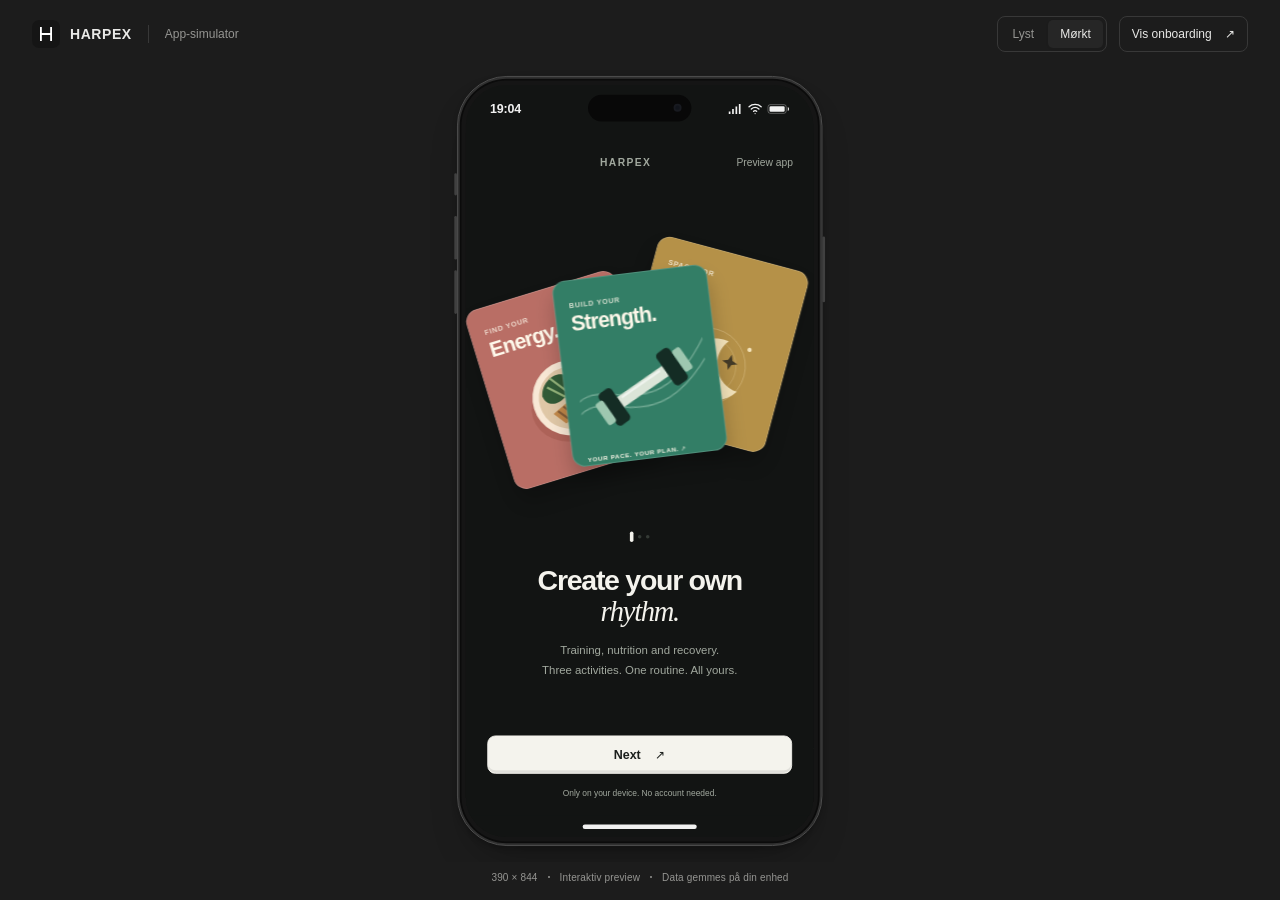
<file: index.html>
<!doctype html>
<html lang="da">
<head>
  <meta charset="utf-8">
  <meta name="viewport" content="width=device-width, initial-scale=1, viewport-fit=cover">
  <meta name="theme-color" content="#eeeeec">
  <meta name="description" content="Prøv HARPEX i en interaktiv telefonsimulator. Træning, mad og restitution samlet i din app.">
  <meta name="apple-mobile-web-app-capable" content="yes">
  <meta name="apple-mobile-web-app-title" content="HARPEX">
  <link rel="manifest" href="./manifest.webmanifest">
  <link rel="icon" type="image/svg+xml" href="./harpex-icon.svg">
  <link rel="apple-touch-icon" href="./harpex-icon-192.png">
  <link rel="stylesheet" href="./simulator.css?v=3">
  <script>try{document.documentElement.dataset.theme=localStorage.getItem('harpex-theme')||'dark'}catch{document.documentElement.dataset.theme='dark'}</script>
  <script src="./simulator.js?v=4" defer></script>
  <title>HARPEX · Telefonsimulator</title>
</head>
<body>
  <header class="simulator-toolbar">
    <div class="simulator-brand"><img src="./harpex-icon.svg" width="28" height="28" alt=""><span>HARPEX</span><span class="toolbar-divider"></span><span class="simulator-label">App-simulator</span></div>
    <div class="simulator-controls">
      <div class="theme-control" role="group" aria-label="Appens tema">
        <button type="button" data-theme="light" aria-pressed="true">Lyst</button>
        <button type="button" data-theme="dark" aria-pressed="false">Mørkt</button>
      </div>
      <button class="onboarding-control" id="openOnboarding" type="button" title="Vis onboarding uden at slette dine data">Vis onboarding <span aria-hidden="true">↗</span></button>
    </div>
  </header>
  <main class="simulator-stage" aria-label="HARPEX telefonsimulator">
    <div class="phone-size" id="phoneSize">
      <div class="phone" id="phone">
        <span class="hardware-button mute" aria-hidden="true"></span>
        <span class="hardware-button volume-up" aria-hidden="true"></span>
        <span class="hardware-button volume-down" aria-hidden="true"></span>
        <span class="hardware-button power" aria-hidden="true"></span>
        <div class="phone-screen">
          <div class="phone-statusbar" aria-hidden="true">
            <span id="phoneTime">9:41</span>
            <span class="camera-island"><i></i></span>
            <span class="status-icons">
              <svg viewBox="0 0 18 14"><path d="M1 10h2v3H1zM5 7h2v6H5zM9 4h2v9H9zM13 1h2v12h-2z" fill="currentColor"/></svg>
              <svg viewBox="0 0 20 16" fill="none" stroke="currentColor" stroke-width="1.8" stroke-linecap="round"><path d="M2 5c4.5-4 11.5-4 16 0M5 8c3-2.5 7-2.5 10 0M8 11c1.2-1 2.8-1 4 0"/><circle cx="10" cy="14" r=".8" fill="currentColor" stroke="none"/></svg>
              <svg class="battery" viewBox="0 0 28 15" fill="currentColor"><rect x="1" y="2" width="23" height="11" rx="3" fill="none" stroke="currentColor" stroke-opacity=".4"/><rect x="3" y="4" width="19" height="7" rx="1.5"/><path d="M26 5v5c2-1 2-4 0-5Z"/></svg>
            </span>
          </div>
          <iframe id="appFrame" src="./app.html?v=recipes-1" title="HARPEX mobilapp" allow="camera"></iframe>
          <button class="home-indicator" type="button" id="phoneHome" aria-label="Gå til appens overblik"><span></span></button>
        </div>
      </div>
    </div>
  </main>
  <footer class="simulator-footer"><span>390 × 844</span><span class="footer-dot" aria-hidden="true"></span><span>Interaktiv preview</span><span class="footer-dot" aria-hidden="true"></span><span>Data gemmes på din enhed</span></footer>
  <noscript>Telefonsimulatoren kræver JavaScript. <a href="./app.html">Åbn appen direkte</a>.</noscript>
</body>
</html>
</file>
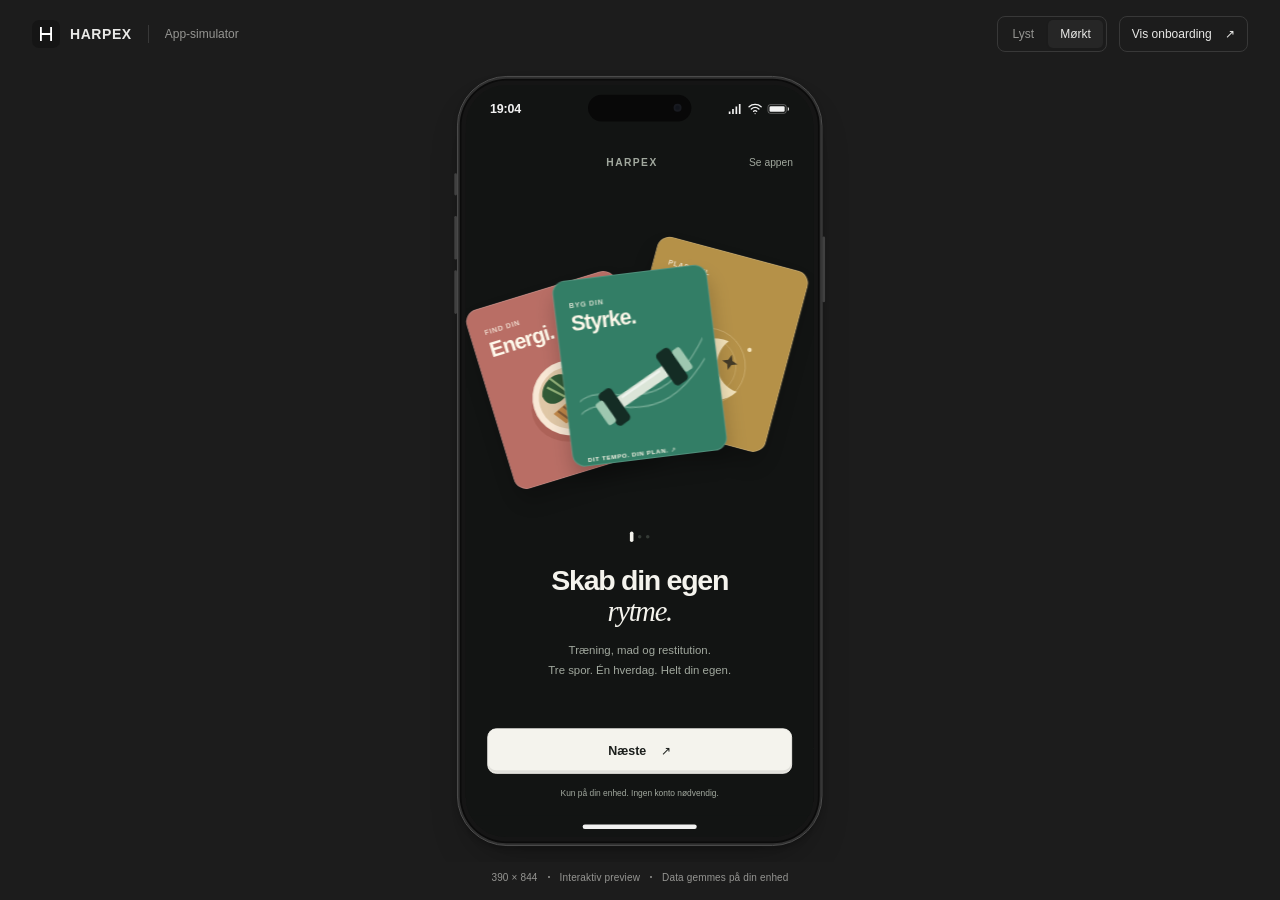
<file: harpex-github-vercel 2/index.html>
<!doctype html>
<html lang="da">
<head>
  <meta charset="utf-8">
  <meta name="viewport" content="width=device-width, initial-scale=1, viewport-fit=cover">
  <meta name="theme-color" content="#eeeeec">
  <meta name="description" content="Prøv HARPEX i en interaktiv telefonsimulator. Træning, mad og restitution samlet i din app.">
  <meta name="apple-mobile-web-app-capable" content="yes">
  <meta name="apple-mobile-web-app-title" content="HARPEX">
  <link rel="manifest" href="./manifest.webmanifest">
  <link rel="icon" type="image/svg+xml" href="./harpex-icon.svg">
  <link rel="apple-touch-icon" href="./harpex-icon-192.png">
  <link rel="stylesheet" href="./simulator.css?v=3">
  <script>try{document.documentElement.dataset.theme=localStorage.getItem('harpex-theme')||'dark'}catch{document.documentElement.dataset.theme='dark'}</script>
  <script src="./simulator.js?v=4" defer></script>
  <title>HARPEX · Telefonsimulator</title>
</head>
<body>
  <header class="simulator-toolbar">
    <div class="simulator-brand"><img src="./harpex-icon.svg" width="28" height="28" alt=""><span>HARPEX</span><span class="toolbar-divider"></span><span class="simulator-label">App-simulator</span></div>
    <div class="simulator-controls">
      <div class="theme-control" role="group" aria-label="Appens tema">
        <button type="button" data-theme="light" aria-pressed="true">Lyst</button>
        <button type="button" data-theme="dark" aria-pressed="false">Mørkt</button>
      </div>
      <button class="onboarding-control" id="openOnboarding" type="button" title="Vis onboarding uden at slette dine data">Vis onboarding <span aria-hidden="true">↗</span></button>
    </div>
  </header>
  <main class="simulator-stage" aria-label="HARPEX telefonsimulator">
    <div class="phone-size" id="phoneSize">
      <div class="phone" id="phone">
        <span class="hardware-button mute" aria-hidden="true"></span>
        <span class="hardware-button volume-up" aria-hidden="true"></span>
        <span class="hardware-button volume-down" aria-hidden="true"></span>
        <span class="hardware-button power" aria-hidden="true"></span>
        <div class="phone-screen">
          <div class="phone-statusbar" aria-hidden="true">
            <span id="phoneTime">9:41</span>
            <span class="camera-island"><i></i></span>
            <span class="status-icons">
              <svg viewBox="0 0 18 14"><path d="M1 10h2v3H1zM5 7h2v6H5zM9 4h2v9H9zM13 1h2v12h-2z" fill="currentColor"/></svg>
              <svg viewBox="0 0 20 16" fill="none" stroke="currentColor" stroke-width="1.8" stroke-linecap="round"><path d="M2 5c4.5-4 11.5-4 16 0M5 8c3-2.5 7-2.5 10 0M8 11c1.2-1 2.8-1 4 0"/><circle cx="10" cy="14" r=".8" fill="currentColor" stroke="none"/></svg>
              <svg class="battery" viewBox="0 0 28 15" fill="currentColor"><rect x="1" y="2" width="23" height="11" rx="3" fill="none" stroke="currentColor" stroke-opacity=".4"/><rect x="3" y="4" width="19" height="7" rx="1.5"/><path d="M26 5v5c2-1 2-4 0-5Z"/></svg>
            </span>
          </div>
          <iframe id="appFrame" src="./app.html?v=organization-2" title="HARPEX mobilapp"></iframe>
          <button class="home-indicator" type="button" id="phoneHome" aria-label="Gå til appens overblik"><span></span></button>
        </div>
      </div>
    </div>
  </main>
  <footer class="simulator-footer"><span>390 × 844</span><span class="footer-dot" aria-hidden="true"></span><span>Interaktiv preview</span><span class="footer-dot" aria-hidden="true"></span><span>Data gemmes på din enhed</span></footer>
  <noscript>Telefonsimulatoren kræver JavaScript. <a href="./app.html">Åbn appen direkte</a>.</noscript>
</body>
</html>
</file>
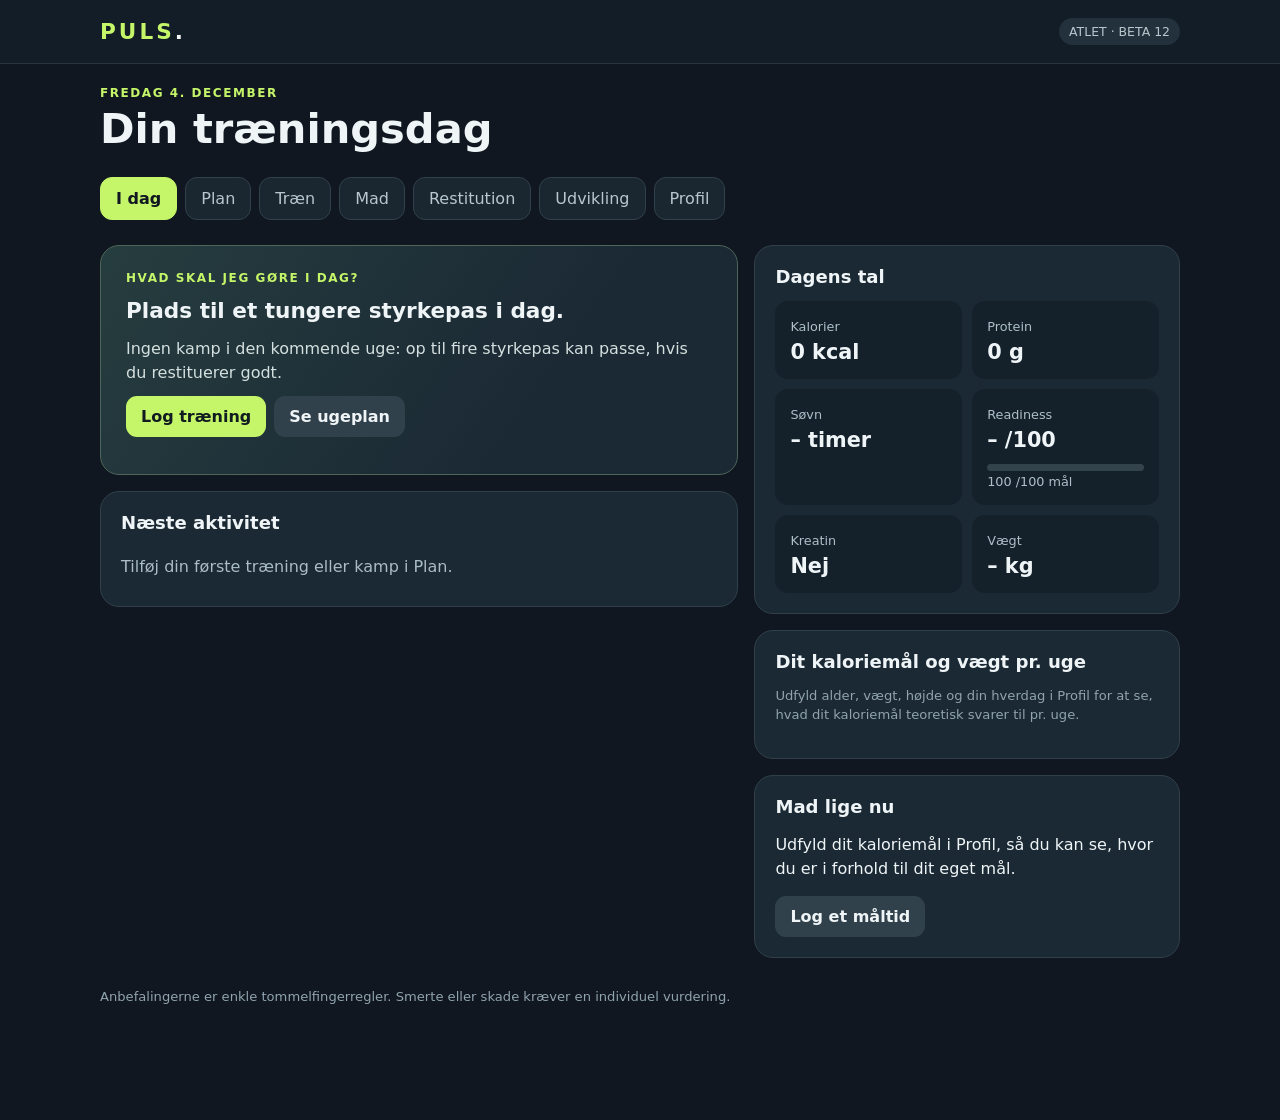
<file: PULS-REN-UDGIVELSE indtil videre/index.html>
<!doctype html><html lang="da"><head><meta charset="utf-8"><meta name="viewport" content="width=device-width,initial-scale=1"><meta name="theme-color" content="#101720"><meta name="apple-mobile-web-app-capable" content="yes"><meta name="apple-mobile-web-app-status-bar-style" content="black-translucent"><meta name="apple-mobile-web-app-title" content="PULS"><link rel="manifest" href="./manifest.webmanifest"><link rel="apple-touch-icon" href="./apple-touch-icon.png"><link rel="icon" href="./icon-192.png"><title>PULS · Din træningsdag</title><style>
:root{font-family:Inter,system-ui,-apple-system,sans-serif;color:#eff5f7;background:#101720;font-size:16px}*{box-sizing:border-box}body{margin:0}button,input,select{font:inherit}button{cursor:pointer}header{border-bottom:1px solid #27333d;background:#121d27;position:sticky;top:0;z-index:4}.top{max-width:1120px;margin:auto;display:flex;justify-content:space-between;align-items:center;padding:18px 20px}.brand{font-size:1.35rem;font-weight:900;letter-spacing:.14em;color:#c5f569}.muted{color:#9cacb8}.pill{font-size:.78rem;padding:6px 10px;border-radius:30px;background:#22313c;color:#b7c7cc}main{max-width:1120px;margin:auto;padding:22px 20px 100px}.heading{display:flex;justify-content:space-between;align-items:flex-end;margin-bottom:20px}h1{font-size:clamp(1.8rem,4vw,2.6rem);margin:4px 0}h2{font-size:1.13rem;margin:0 0 14px}p{line-height:1.48}.tabs{display:flex;gap:8px;overflow:auto;margin:0 0 22px;padding-bottom:3px}.tab{border:1px solid #31414b;border-radius:12px;background:#1a2630;color:#b8c7cf;padding:11px 15px;white-space:nowrap}.tab.active{color:#101720;background:#c5f569;border-color:#c5f569;font-weight:800}.panel{display:none}.panel.active{display:block}.grid{display:grid;grid-template-columns:1.2fr .8fr;gap:16px}.card{background:#1b2934;border:1px solid #30404a;border-radius:19px;padding:20px;margin-bottom:16px}.hero{background:linear-gradient(125deg,#263d3f,#1b2934 68%);border-color:#4d6659;padding:25px}.eyebrow{text-transform:uppercase;letter-spacing:.13em;font-size:.75rem;color:#c5f569;font-weight:800}.recommend{font-size:1.35rem;font-weight:800;line-height:1.3;margin:12px 0}.reason{color:#d4e0df;margin:0}.metrics{display:grid;grid-template-columns:repeat(2,1fr);gap:10px}.metric{background:#14212b;padding:15px;border-radius:13px}.metric strong{display:block;font-size:1.3rem;margin-top:5px}.metric span{font-size:.8rem;color:#aebfc8}.bar{height:7px;border-radius:8px;background:#33434b;margin-top:12px;overflow:hidden}.bar i{display:block;background:#c5f569;height:100%;max-width:100%}.button{border:0;background:#c5f569;color:#111c20;font-weight:800;border-radius:11px;padding:11px 15px}.button.secondary{background:#31414b;color:#eff5f7}.row{display:flex;align-items:center;justify-content:space-between;gap:12px;padding:11px 0;border-bottom:1px solid #31414b}.row:last-child{border:0}.row small{display:block;color:#9db0bc;margin-top:3px}.form{display:grid;grid-template-columns:repeat(2,1fr);gap:12px}.field{display:flex;flex-direction:column;gap:6px;color:#b9cad1;font-size:.88rem}.field input,.field select{background:#101c25;border:1px solid #40515d;border-radius:9px;color:#fff;padding:11px;min-width:0}.span{grid-column:1/-1}.toolbar{display:flex;gap:8px;flex-wrap:wrap;margin:12px 0}.tag{background:#293b42;color:#d9e4e4;padding:5px 9px;border-radius:8px;font-size:.8rem}.empty{color:#aabcc4;padding:10px 0}.notice{color:#c5f569;font-size:.85rem;margin-top:10px}.week{display:grid;grid-template-columns:repeat(7,1fr);gap:8px}.week-nav{display:flex;align-items:center;gap:10px;margin-bottom:14px}.week-nav>div{flex:1}.week-nav h2,.week-nav p{margin:0}.week-nav button{min-width:42px}.field[hidden]{display:none}.recipe{margin:10px 0;padding:10px;border:1px solid #3b5158;border-radius:10px;color:#d9e5e7}.recipe summary{cursor:pointer;color:#c5f569;font-weight:700}.recipe p{margin:8px 0 0}.training-date-head{color:#c5f569;font-weight:800;margin:18px 0 5px}.exercise-entry{border-bottom:1px solid #31414b;padding:16px 0}.exercise-entry:last-child{border-bottom:0}.exercise-entry strong{display:block}.exercise-entry small{display:block;color:#9db0bc;margin:5px 0 12px}.exerciseForm{display:grid;grid-template-columns:repeat(3,minmax(0,1fr)) auto;gap:8px;align-items:end}.exerciseForm label{display:flex;flex-direction:column;gap:5px;color:#b7c8cf;font-size:.88rem}.exerciseForm input{width:100%;min-width:0;padding:9px;border-radius:9px;border:1px solid #44545e;background:#13202b;color:#eff5f7}@media(max-width:560px){.exerciseForm{grid-template-columns:repeat(3,minmax(0,1fr))}.exerciseForm button{grid-column:1/-1}}.day{color:#eff5f7;text-align:left;width:100%;background:#17242e;border:1px solid #31414b;border-radius:12px;padding:12px;min-height:100px}.day strong{display:block;margin-bottom:10px}.day b{font-size:.75rem;display:block;color:#c5f569;margin:6px 0}.day small{display:block;color:#b7c8cf}.day.today{border-color:#c5f569}.foot{font-size:.82rem;color:#90a3ae}.two{display:grid;grid-template-columns:1fr 1fr;gap:16px}.source-link{color:#c5f569;text-decoration:underline}.results{max-height:440px;overflow:auto}.suggestions{display:grid;grid-template-columns:repeat(2,minmax(0,1fr));gap:12px}.suggestion{background:#14212b;border:1px solid #344650;border-radius:13px;padding:15px}.suggestion h3{font-size:1rem;margin:6px 0}.suggestion p{font-size:.88rem;color:#b5c8d0;margin:7px 0}.suggestion .row{margin-top:8px;padding-bottom:0}.suggestion .eyebrow{font-size:.7rem}@media(max-width:500px){.suggestions{grid-template-columns:1fr}}@media(max-width:740px){.grid,.two{grid-template-columns:1fr}.week{grid-template-columns:repeat(7,minmax(110px,1fr));overflow:auto}.scroll{overflow:auto}.card{padding:17px}.hero{padding:20px}.top{padding:14px 18px}main{padding:18px 14px 90px}.heading{align-items:center}.tabs{position:sticky;top:60px;z-index:3;background:#101720;padding:8px 0}.form{gap:10px}}
</style></head><body><header><div class="top"><div class="brand">PULS<span style="color:#f4f7f4">.</span></div><div class="pill">ATLET · BETA 12</div></div></header><main><div class="heading"><div><div class="eyebrow" id="date"></div><h1>Din træningsdag</h1></div></div><nav class="tabs" aria-label="Appens sider"><button class="tab active" data-tab="home">I dag</button><button class="tab" data-tab="plan">Plan</button><button class="tab" data-tab="train">Træn</button><button class="tab" data-tab="fuel">Mad</button><button class="tab" data-tab="recovery">Restitution</button><button class="tab" data-tab="progress">Udvikling</button><button class="tab" data-tab="profile">Profil</button></nav><section class="panel active" id="home"><div class="grid"><div><article class="card hero"><div class="eyebrow">Hvad skal jeg gøre i dag?</div><div class="recommend" id="recommend"></div><p class="reason" id="reason"></p><div class="toolbar"><button class="button" data-action="tab" data-value="train">Log træning</button><button class="button secondary" data-action="tab" data-value="plan">Se ugeplan</button></div></article><article class="card"><h2>Næste aktivitet</h2><div id="next"></div></article></div><div><article class="card"><h2>Dagens tal</h2><div class="metrics" id="metrics"></div></article><article class="card"><h2>Dit kaloriemål og vægt pr. uge</h2><div id="weightProjectionHome"></div></article><article class="card"><h2>Mad lige nu</h2><p id="foodAdvice"></p><button class="button secondary" data-action="tab" data-value="fuel">Log et måltid</button></article></div></div><p class="foot">Anbefalingerne er enkle tommelfingerregler. Smerte eller skade kræver en individuel vurdering.</p></section><section class="panel" id="plan"><div class="card"><div class="week-nav"><button type="button" class="button secondary" data-action="prevWeek" aria-label="Forrige uge">‹</button><div><h2>Ugeplan</h2><p id="weekLabel" class="foot"></p></div><button type="button" class="button secondary" data-action="thisWeek">I dag</button><button type="button" class="button secondary" data-action="nextWeek" aria-label="Næste uge">›</button></div><div class="scroll"><div class="week" id="week"></div></div><p class="foot" id="weekAdvice"></p><div id="dayWorkoutList"></div></div><div class="two"><div class="card"><h2>Tilføj aktivitet</h2><form id="eventForm" class="form"><label class="field span">Type<select name="type"><option>Kamp</option><option>Sportstræning</option><option>Styrke</option></select></label><label class="field">Dato<input name="date" type="date" required></label><label class="field">Klokkeslæt<input name="time" type="time" value="18:00" required></label><label class="field span" id="strengthPicker" hidden>Vælg styrkepas<select id="strengthEventChoice"></select></label><label class="field span" id="activityTitleField"><span id="activityTitleLabel">Titel (valgfri)</span><input name="title" placeholder="Fx modstanderen eller træningsstedet"></label><button class="button span">Gem aktivitet</button></form></div><div class="card"><h2>Aktiviteter i viste uge</h2><div id="eventList"></div><p class="foot">Flyt en kamp ved at slette den og oprette den på den nye dato. Forslaget opdateres med det samme.</p></div></div></section><section class="panel" id="train"><div class="card"><div class="eyebrow">DIN STYRKEPLAN</div><h2>Vælg pas og log øvelser</h2><p class="muted" id="planHint"></p><div class="form"><label class="field">Dato for træning<input id="trainingDate" type="date"></label><label class="field">Kampe i denne uge<select id="gameCount"><option value="auto">Fra kalenderen</option><option value="0">0 kampe · 4 pas</option><option value="1">1 kamp · 3 pas</option><option value="2">2+ kampe · 2 pas</option></select></label><label class="field">Vælg styrkepas<select id="workoutChoice"></select></label></div><div id="workoutExercises"></div></div><div class="two"><div class="card"><h2>Anden øvelse</h2><form class="form" id="liftForm"><label class="field span">Øvelse<input name="exercise" required placeholder="Fx bænkpres eller sprint 20 m"></label><label class="field">Sæt / forsøg<input type="number" name="sets" min="1" value="3" required></label><label class="field">Reps<input type="number" name="reps" min="1" value="6" required></label><label class="field">Kg (valgfrit)<input type="number" name="kg" min="0" step="0.5" placeholder="0"></label><label class="field">RPE (valgfrit)<input type="number" name="rpe" min="1" max="10" step="0.5"></label><button class="button span">Gem øvelse</button></form><p class="foot">Ved hop og sprint kan du skrive resultatet i øvelsens navn, fx “20 m sprint · 3,42 s”.</p></div><div class="card"><h2>Seneste træning</h2><div id="liftList"></div></div></div></section><section class="panel" id="fuel"><div class="card"><div class="eyebrow">Forslag til dig</div><h2 style="margin-top:8px">Hvad kan du spise?</h2><p class="muted" id="mealContext"></p><div class="toolbar" id="ideaFilters" aria-label="Vælg måltidstype"></div><div class="suggestions" id="mealSuggestions"></div><div class="toolbar"><button type="button" id="moreIdeas" class="button secondary" data-action="more">Se flere forslag</button></div><p class="foot">44 forslag. Tal er cirkaestimater og varierer med portionsstørrelse og mærke. Justér kalori- og proteinværdier ved at logge måltidet manuelt, hvis portionen er anderledes. Tilpas gerne måltiderne efter appetit og det, du tåler før træning.</p></div><div class="card"><div class="eyebrow">Søg og log</div><h2 style="margin-top:8px">Find et produkt</h2><form id="foodSearchForm" class="form"><label class="field span">Varenavn eller stregkode<input name="query" placeholder="Fx Arla skyr eller 570…" required minlength="3"></label><button class="button span">Søg efter næringsindhold</button></form><p class="foot">Kun når du trykker Søg, sendes søgeordet til Open Food Facts. Appen viser basisvarer og søger blandt produkter registreret i Danmark. Databasen dækker ikke nødvendigvis alle varer i Rema 1000, Netto, Coop 365, Meny og føtex. Kontrollér altid næringstallene mod emballagen. Søg kun, når du har brug for en vare; der kræves internet.</p><div class="results" id="foodResults" aria-live="polite"></div><p class="foot"><a class="source-link" href="https://world.openfoodfacts.org/" target="_blank" rel="noopener">Produktdata: Open Food Facts</a> (ODbL).</p></div><div class="card"><h2>Når du spiser ude</h2><p>Brug restaurantens egne næringsoplysninger, hvis de findes. Ellers kan du logge måltidet manuelt med et tydeligt estimat.</p><a class="source-link" target="_blank" rel="noopener" href="https://www.mcdonalds.com/dk/da-dk/vores-menu.html">Eksempel: dansk menu med næringsoplysninger</a></div><div class="two"><div class="card"><h2>Log måltid</h2><form class="form" id="mealForm"><label class="field span">Navn<input name="name" placeholder="Fx aftensmad" required></label><label class="field">Kalorier<input name="kcal" type="number" min="0" required></label><label class="field">Protein (g)<input name="protein" type="number" min="0" required></label><label class="field span"><span><input type="checkbox" name="savePreset"> Gem som fast måltid</span></label><button class="button span">Tilføj måltid</button></form></div><div class="card"><h2>Faste måltider</h2><div id="presets"></div><h2 style="margin-top:22px">I dag</h2><div id="mealList"></div></div></div></section><section class="panel" id="recovery"><div class="two"><div class="card"><h2>Dagens check-in</h2><form class="form" id="recoveryForm"><label class="field">Søvn (timer)<input name="sleep" type="number" step="0.1" min="0" max="16" required></label><label class="field">Energi (1–10)<input name="energy" type="number" min="1" max="10" required></label><label class="field">Benømhed (1–10)<input name="soreness" type="number" min="1" max="10" required></label><label class="field">Generel ømhed (1–10)<input name="general" type="number" min="1" max="10" required></label><label class="field span"><span><input name="creatine" type="checkbox"> Kreatin taget i dag</span></label><button class="button span">Gem check-in</button></form></div><div class="card"><h2>Readiness</h2><div id="readiness"></div><p class="foot">Scoren bruger søvn, energi, ømhed og kamp i går. Den er en guide, ikke en medicinsk måling.</p></div></div></section><section class="panel" id="progress"><div class="two"><div class="card"><h2>Log vægt eller præstation</h2><form class="form" id="progressForm"><label class="field">Måling<select name="type"><option>Vægt (kg)</option><option>Hop (cm)</option><option>Sprint 20 m (sek.)</option></select></label><label class="field">Resultat<input name="value" type="number" min="0" step="0.01" required></label><button class="button span">Gem måling</button></form></div><div class="card"><h2>Mulig vægtudvikling</h2><div id="weightProjection"></div><h2>Din udvikling</h2><div id="progressList"></div><div id="prList"></div></div></div></section><section class="panel" id="profile"><div class="card"><div class="eyebrow">Energi til din hverdag</div><h2 style="margin-top:8px">Beregn et startpunkt</h2><p class="muted">Angiv antal pas på en normal uge. Appen tager højde for træning, kampe og fysisk aktivitet i skole eller arbejde.</p><form id="energyForm" class="form"><label class="field">Alder (år)<input name="age" type="number" min="13" max="100" required></label><label class="field">Vægt (kg)<input name="weight" type="number" min="30" max="250" step="0.1" required></label><label class="field">Højde (cm)<input name="height" type="number" min="120" max="230" required></label><label class="field">Køn til beregningsformel<select name="sex" required><option value="">Vælg</option><option value="male">Mand</option><option value="female">Kvinde</option><option value="unspecified">Vil ikke angive</option></select></label><label class="field span">Din hverdag<select name="dayType"><option value="school">Skole / mest siddende</option><option value="office">Kontor / mest siddende</option><option value="walking">Stående eller gående arbejde</option><option value="physical">Fysisk arbejde / håndværker</option></select></label><label class="field">Sportstræning pr. uge<input name="sportSessions" type="number" min="0" max="14" value="0" required></label><label class="field">Styrkepas pr. uge<input name="strengthSessions" type="number" min="0" max="14" value="0" required></label><label class="field">Kampe pr. uge<input name="matchSessions" type="number" min="0" max="7" value="0" required></label><label class="field">Formål<select name="energyGoal"><option value="maintain">Vedligeholde vægt</option><option value="gain">Gradvis vægtøgning</option></select></label><div class="toolbar span"><button type="button" class="button secondary" id="useCalendarCounts">Hent antal pas fra kalenderen</button><button class="button" type="submit">Beregn</button></div></form><div id="energySaveStatus" class="notice" role="status"></div><div id="energyResult" aria-live="polite"></div><p class="foot">Inspiration: <a class="source-link" href="https://www.teamdanmark.dk/til-atleter/sportsernaering/energiberegner" target="_blank" rel="noopener">Team Danmarks energiberegner</a>. PULS bruger sin egen forenklede beregning med træningspas i stedet for pulszoner.</p></div><div class="card"><h2>Gem og flyt dine data</h2><p>Hvis du tilføjer appen til hjemmeskærmen, kan iPhone oprette et separat datalager. Eksportér data herfra og importér filen i hjemmeskærmsappen, hvis dine tidligere logs mangler.</p><div class="toolbar"><button class="button secondary" id="exportData">Eksportér data</button><label class="button secondary" for="importData" style="cursor:pointer">Importér data</label><input type="file" id="importData" accept="application/json,.json" hidden></div><div id="transferStatus" class="notice" role="status"></div></div><div class="two"><div class="card"><h2>Din profil</h2><form class="form" id="profileForm"><label class="field">Sport<select name="sport"><option value="">Vælg sport</option><option>Håndbold</option><option>Fodbold</option><option>Basketball</option><option>Anden sport</option></select></label><label class="field">Position<input name="position" placeholder="Fx målmand"></label><label class="field">Kalorimål<input name="kcalGoal" type="number" min="1000" required></label><label class="field">Proteinmål (g)<input name="proteinGoal" type="number" min="0" required></label><label class="field span">Udstyr på dit træningssted (vælg flere)<select name="equipment" multiple size="6"><option>Vægtstang</option><option>Håndvægte</option><option>Trap bar</option><option>Kabler</option><option>Medicinbold</option><option>Pull-up bar</option></select></label><button class="button span">Gem profil</button></form></div><div class="card"><h2>Sådan vælger appen</h2><p>Antallet af kampe styrer en enkel ugeplan. Kamp tæt på, ømme ben eller lav restitution nedjusterer benstyrke. Dagens madmål og næste aktivitet giver et særskilt forslag.</p><p id="equipmentAdvice" class="foot"></p><p class="foot">Dine data gemmes lokalt i denne browser på denne enhed. Kalenderen oprettes manuelt i første version.</p></div></div></section></main><div id="saveToast" role="status" aria-live="polite" style="display:none;position:fixed;bottom:18px;left:50%;transform:translateX(-50%);background:#c5f569;color:#101720;padding:10px 16px;border-radius:12px;font-weight:800;z-index:10;box-shadow:0 8px 24px #0008">Gemt</div><script src="./app.js" defer></script></body></html>
</file>
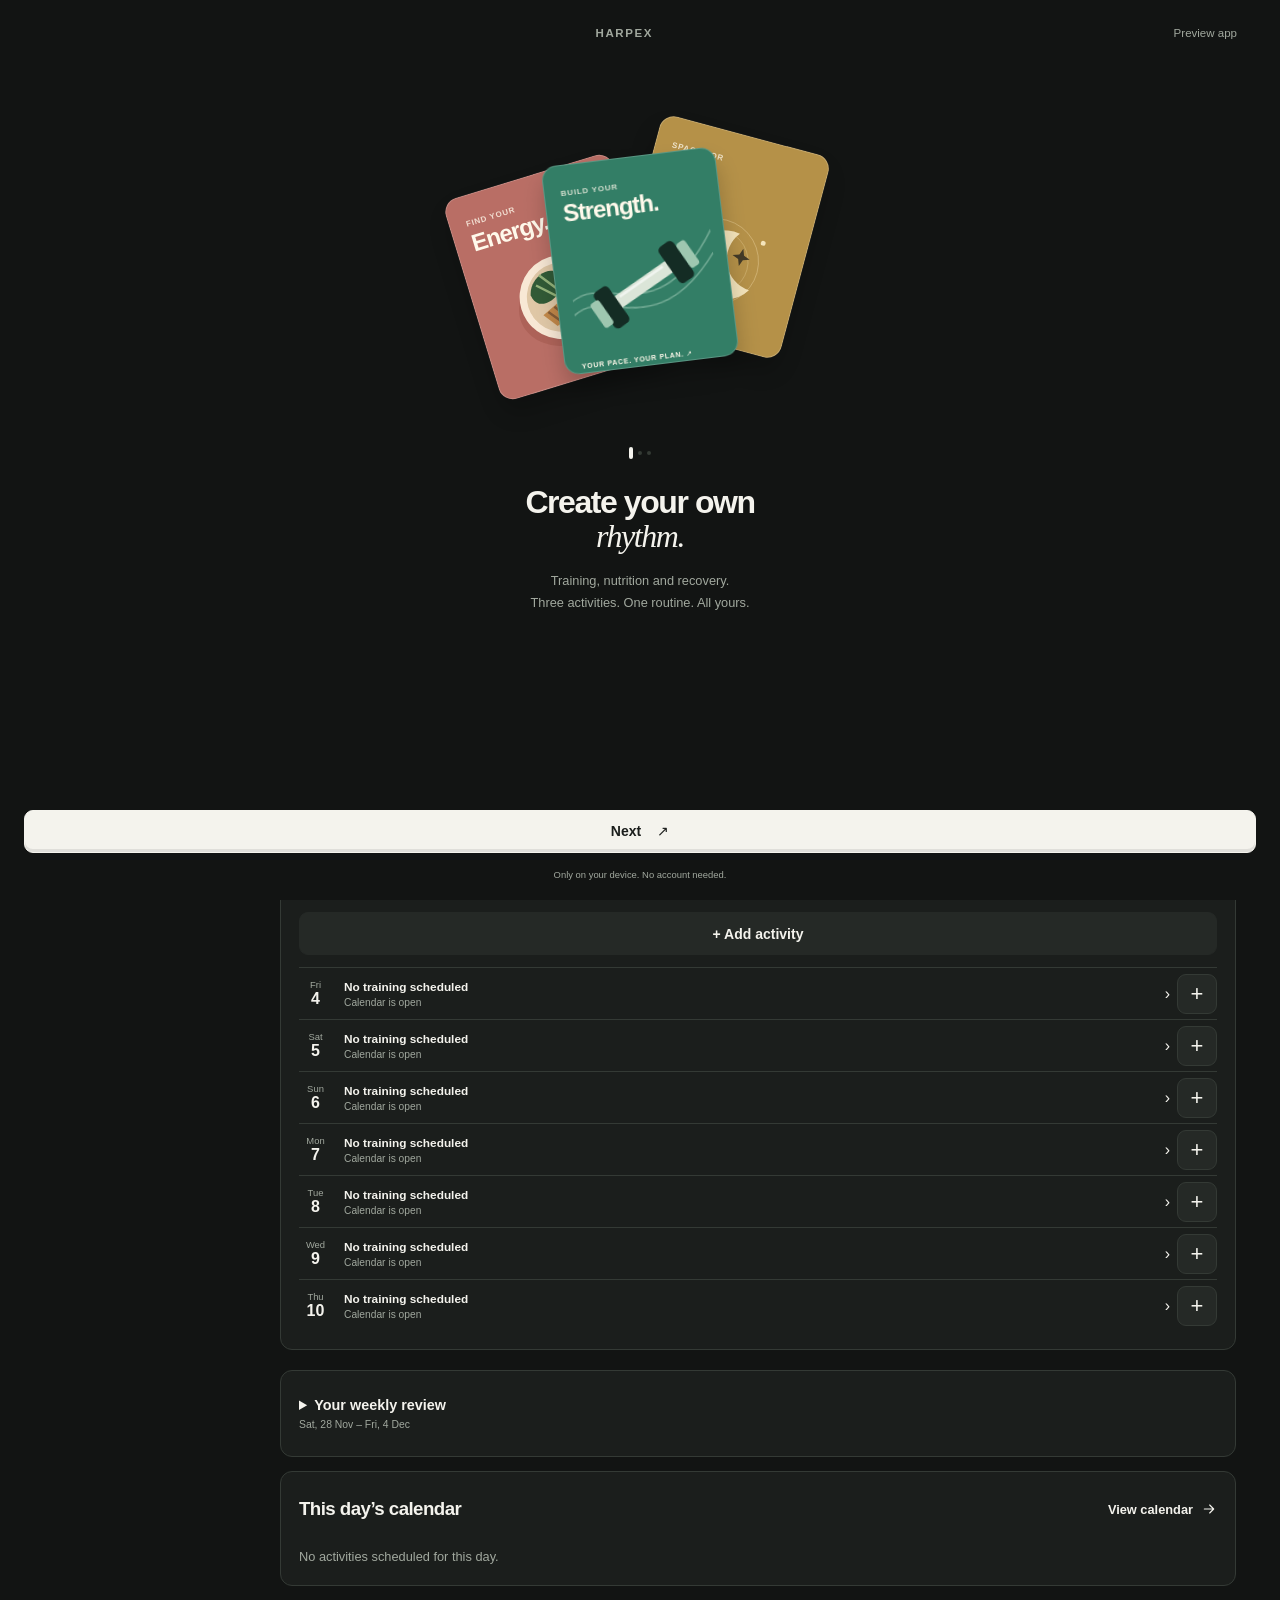
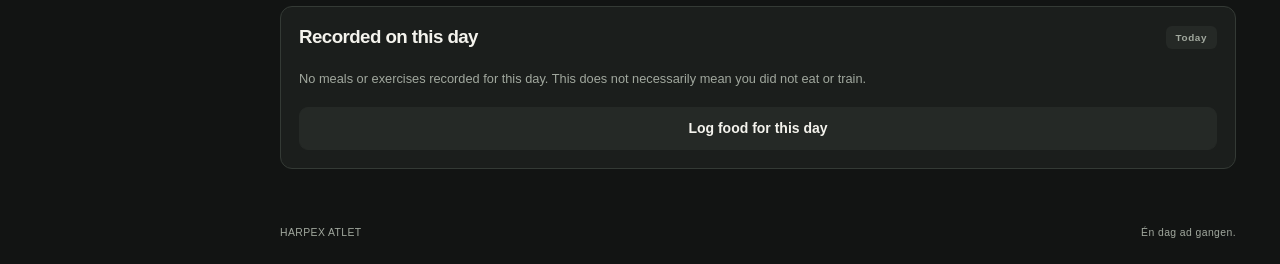
<file: app.html>
<!doctype html>
<html lang="da">
<head>
<meta charset="utf-8">
<meta name="viewport" content="width=device-width, initial-scale=1, viewport-fit=cover">
<meta name="theme-color" content="#ffffff">
<script>try{document.documentElement.dataset.theme=localStorage.getItem("harpex-theme")||"dark"}catch{document.documentElement.dataset.theme="dark"}</script>
<meta name="description" content="Din træning, mad og restitution. Samlet i HARPEX.">
<meta name="apple-mobile-web-app-capable" content="yes">
<meta name="apple-mobile-web-app-status-bar-style" content="default">
<meta name="apple-mobile-web-app-title" content="HARPEX">
<link rel="manifest" href="./manifest.webmanifest">
<link rel="apple-touch-icon" href="./harpex-icon-192.png">
<link rel="icon" type="image/svg+xml" href="./harpex-icon.svg">
<link rel="stylesheet" href="./theme.css?v=simulator-3">
<link rel="stylesheet" href="./identity.css?v=2">
<link rel="stylesheet" href="./organization.css?v=2">
<title>HARPEX · App</title>
<script src="./organization.js?v=2" defer></script>
<script src="./locale.js?v=1" defer></script>
<script src="./season.js?v=matchday-1" defer></script>
<script src="./library-core.js?v=scheduling-1" defer></script>
<script src="./food-date.js?v=1" defer></script>
<script src="./app.js?v=scheduling-1" defer></script>
<script src="./workout-drafts.js?v=2" defer></script>
<script src="./identity.js?v=1" defer></script>
<script src="./experience.js?v=libraries-1" defer></script>
<link rel="stylesheet" href="./history.css?v=2">
<script src="./history.js?v=libraries-1" defer></script>
<link rel="stylesheet" href="./library.css?v=1">
<script src="./library-ui.js?v=2" defer></script>
<link rel="stylesheet" href="./day-food.css?v=1">
<script src="./day-food.js?v=1" defer></script>
<script src="./vendor/zxing-browser-0.2.1.min.js" defer></script>
<script src="./scanner.js?v=1" defer></script>
<link rel="stylesheet" href="./smooth.css?v=1">
<script src="./smooth.js?v=matchday-1" defer></script>
<link rel="stylesheet" href="./matchday.css?v=1">
<script src="./matchday.js?v=clarity-1" defer></script>
<link rel="stylesheet" href="./clarity.css?v=1">
<script src="./clarity.js?v=1" defer></script>
<script src="./scheduling.js?v=1" defer></script>
<link rel="stylesheet" href="./everyday.css?v=1">
<script src="./everyday.js?v=recipes-1" defer></script>
<link rel="stylesheet" href="./meal-shopping.css?v=1">
<script src="./meal-shopping.js?v=1" defer></script>
</head>
<body>
<div class="app-shell" id="appShell">
<aside class="sidebar">
<a class="brand" href="./" aria-label="HARPEX forside"><span class="brand-mark"><svg viewBox="0 0 24 24" fill="none" stroke="currentColor" stroke-width="1.7" stroke-linecap="round" stroke-linejoin="round" aria-hidden="true"><path d="M5 4v16M19 4v16M5 12h14"/></svg></span>HARPEX</a>
<div class="sidebar-caption">DIT ATLETUNIVERS</div>
<nav class="tabs" aria-label="Appens sider">
<button type="button" class="tab active " data-tab="home"><svg viewBox="0 0 24 24" fill="none" stroke="currentColor" stroke-width="1.7" stroke-linecap="round" stroke-linejoin="round" aria-hidden="true"><path d="m3 10 9-7 9 7v10a1 1 0 0 1-1 1h-5v-7H9v7H4a1 1 0 0 1-1-1z"/></svg><span>Overblik</span></button>
<button type="button" class="tab  desktop-tab" data-tab="plan"><svg viewBox="0 0 24 24" fill="none" stroke="currentColor" stroke-width="1.7" stroke-linecap="round" stroke-linejoin="round" aria-hidden="true"><rect x="3" y="5" width="18" height="16" rx="3"/><path d="M7 3v4m10-4v4M3 11h18"/></svg><span>Kalender</span></button>
<button type="button" class="tab  " data-tab="train"><svg viewBox="0 0 24 24" fill="none" stroke="currentColor" stroke-width="1.7" stroke-linecap="round" stroke-linejoin="round" aria-hidden="true"><path d="M6 8v8M3 10v4M18 8v8M21 10v4M6 12h12"/></svg><span>Træning</span></button>
<button type="button" class="tab  " data-tab="fuel"><svg viewBox="0 0 24 24" fill="none" stroke="currentColor" stroke-width="1.7" stroke-linecap="round" stroke-linejoin="round" aria-hidden="true"><path d="M7 3v7m-3-7v5c0 2 6 2 6 0V3M7 10v11m11 0V3c-4 0-5 10 0 10"/></svg><span class="nav-long">Mad & energi</span><span class="nav-short">Mad</span></button>
<button type="button" class="tab  desktop-tab" data-tab="recovery"><svg viewBox="0 0 24 24" fill="none" stroke="currentColor" stroke-width="1.7" stroke-linecap="round" stroke-linejoin="round" aria-hidden="true"><path d="M20 15.5A8.5 8.5 0 0 1 8.5 4a8.5 8.5 0 1 0 11.5 11.5Z"/></svg><span>Restitution</span></button>
<button type="button" class="tab  desktop-tab" data-tab="progress"><svg viewBox="0 0 24 24" fill="none" stroke="currentColor" stroke-width="1.7" stroke-linecap="round" stroke-linejoin="round" aria-hidden="true"><path d="M4 4v16h16M7 14l4-4 4 2 5-6"/></svg><span>Udvikling</span></button>
<button type="button" class="tab  " data-tab="chat"><svg viewBox="0 0 24 24" fill="none" stroke="currentColor" stroke-width="1.7" stroke-linecap="round" stroke-linejoin="round" aria-hidden="true"><path d="M21 11.5a8.5 8.5 0 0 1-8.5 8.5H4l-1 1v-9.5A8.5 8.5 0 0 1 21 11.5Z"/><path d="M8 10h8M8 14h5"/></svg><span>HARPEX AI</span><span class="beta-tag">BETA</span></button>
<button type="button" class="tab  desktop-tab" data-tab="profile"><svg viewBox="0 0 24 24" fill="none" stroke="currentColor" stroke-width="1.7" stroke-linecap="round" stroke-linejoin="round" aria-hidden="true"><circle cx="12" cy="8" r="4"/><path d="M4 21v-2a8 8 0 0 1 16 0v2"/></svg><span>Profil</span></button>
<button type="button" class="tab mobile-more" data-ui="more" aria-expanded="false" aria-controls="moreMenu"><svg viewBox="0 0 24 24" fill="none" stroke="currentColor" stroke-width="1.7" stroke-linecap="round" stroke-linejoin="round" aria-hidden="true"><circle cx="5" cy="12" r="1"/><circle cx="12" cy="12" r="1"/><circle cx="19" cy="12" r="1"/></svg><span>Mere</span></button>
</nav>
<div class="sidebar-bottom"><span class="local-mark"><svg viewBox="0 0 24 24" fill="none" stroke="currentColor" stroke-width="1.7" stroke-linecap="round" stroke-linejoin="round" aria-hidden="true"><path d="m5 12 4 4L19 6"/></svg></span><div>Kun din hverdag.<small>Data gemmes på din enhed</small></div></div>
</aside>
<div class="workspace">
<header class="app-topbar"><span id="breadcrumb">Dit overblik</span><div class="topbar-actions"><button type="button" class="theme-toggle icon-button" data-ui="theme" aria-label="Skift til mørkt tema" title="Skift tema"><svg viewBox="0 0 24 24" fill="none" stroke="currentColor" stroke-width="1.7" stroke-linecap="round" aria-hidden="true"><circle cx="12" cy="12" r="4"/><path d="M12 2v2m0 16v2M2 12h2m16 0h2M5 5l1.5 1.5m11 11L19 19M5 19l1.5-1.5m11-11L19 5"/></svg></button><span class="date-pill" id="topDate"></span><button class="avatar" aria-label="Åbn din profil" data-action="tab" data-value="profile"><svg viewBox="0 0 24 24" fill="none" stroke="currentColor" stroke-width="1.7" stroke-linecap="round" stroke-linejoin="round" aria-hidden="true"><circle cx="12" cy="8" r="4"/><path d="M4 21v-2a8 8 0 0 1 16 0v2"/></svg></button></div></header>
<main id="mainContent">
<div class="heading"><div><div class="eyebrow" id="date"></div><h1 id="pageTitle">Din dag, dit tempo.</h1><p id="pageSubtitle" class="muted">Små skridt. Stærkere hver dag.</p></div><button class="button heading-action" data-action="tab" data-value="train"><svg viewBox="0 0 24 24" fill="none" stroke="currentColor" stroke-width="1.7" stroke-linecap="round" stroke-linejoin="round" aria-hidden="true"><path d="M12 5v14M5 12h14"/></svg>Log træning</button></div>
<section class="panel active" id="home" aria-label="Dit overblik">
<div class="daily-strip"><div><span class="eyebrow">DENNE UGE</span><strong id="weekSummary">Din uge i overblik</strong></div><div id="dashboardWeek" class="dashboard-week"></div><button class="icon-button week-link" aria-label="Åbn kalender" data-action="tab" data-value="plan"><svg viewBox="0 0 24 24" fill="none" stroke="currentColor" stroke-width="1.7" stroke-linecap="round" stroke-linejoin="round" aria-hidden="true"><path d="M5 12h14m-6-6 6 6-6 6"/></svg></button></div>
<div class="section-heading">Dine spor <small>Et lille skridt i dag</small></div>
<div class="quick-tracks"><button class="quick-track" data-action="tab" data-value="train"><span class="track-emoji" aria-hidden="true">🏋️</span><span class="track-arrow" aria-hidden="true">↗</span><strong>Træning</strong><small>Find dit pas</small></button><button class="quick-track" data-action="tab" data-value="fuel"><span class="track-emoji" aria-hidden="true">🥑</span><span class="track-arrow" aria-hidden="true">↗</span><strong>Energi</strong><small>Log et måltid</small></button><button class="quick-track" data-action="tab" data-value="recovery"><span class="track-emoji" aria-hidden="true">🌙</span><span class="track-arrow" aria-hidden="true">↗</span><strong>Restitution</strong><small>Dit check-in</small></button></div>
<div class="section-heading">Dit daglige overblik <small>Byg din rytme</small></div>
<div class="dashboard-stats" id="dashboardStats"></div>
<div class="dashboard-grid">
<div class="dashboard-main">
<article class="card workout-card"><div class="card-top"><span class="section-label"><svg viewBox="0 0 24 24" fill="none" stroke="currentColor" stroke-width="1.7" stroke-linecap="round" stroke-linejoin="round" aria-hidden="true"><path d="M6 8v8M3 10v4M18 8v8M21 10v4M6 12h12"/></svg>Dagens fokus</span><span class="tag">DIN PLAN</span></div><h2 id="recommend"></h2><p id="reason" class="muted"></p><div class="workout-footer"><span class="muted">Tilpasset din uge</span><button class="button" data-action="tab" data-value="train">Åbn styrkeplan<svg viewBox="0 0 24 24" fill="none" stroke="currentColor" stroke-width="1.7" stroke-linecap="round" stroke-linejoin="round" aria-hidden="true"><path d="M5 12h14m-6-6 6 6-6 6"/></svg></button></div></article>
<article class="card"><div class="card-top"><h2>Næste aktivitet</h2><button class="text-button" data-action="tab" data-value="plan">Se kalender<svg viewBox="0 0 24 24" fill="none" stroke="currentColor" stroke-width="1.7" stroke-linecap="round" stroke-linejoin="round" aria-hidden="true"><path d="M5 12h14m-6-6 6 6-6 6"/></svg></button></div><div id="next"></div></article>
<article class="card"><div class="card-top"><h2>Senest i din dag</h2><span class="tag">I DAG</span></div><div id="recentActivity"></div></article>
</div>
<div class="dashboard-side">
<article class="card checkin-card"><span class="icon-tile"><svg viewBox="0 0 24 24" fill="none" stroke="currentColor" stroke-width="1.7" stroke-linecap="round" stroke-linejoin="round" aria-hidden="true"><path d="M20 15.5A8.5 8.5 0 0 1 8.5 4a8.5 8.5 0 1 0 11.5 11.5Z"/></svg></span><h2>Hvordan har du det?</h2><p class="muted" id="checkinText">Søvn, energi og ømhed. Et kort check-in giver et bedre overblik.</p><button class="button secondary full" data-action="tab" data-value="recovery">Dagens check-in<svg viewBox="0 0 24 24" fill="none" stroke="currentColor" stroke-width="1.7" stroke-linecap="round" stroke-linejoin="round" aria-hidden="true"><path d="M5 12h14m-6-6 6 6-6 6"/></svg></button></article>
<article class="card food-card"><div class="card-top"><h2>Energi til din dag</h2><svg viewBox="0 0 24 24" fill="none" stroke="currentColor" stroke-width="1.7" stroke-linecap="round" stroke-linejoin="round" aria-hidden="true"><path d="M7 3v7m-3-7v5c0 2 6 2 6 0V3M7 10v11m11 0V3c-4 0-5 10 0 10"/></svg></div><p class="muted" id="foodAdvice"></p><button class="text-button" data-action="tab" data-value="fuel">Log et måltid<svg viewBox="0 0 24 24" fill="none" stroke="currentColor" stroke-width="1.7" stroke-linecap="round" stroke-linejoin="round" aria-hidden="true"><path d="M12 5v14M5 12h14"/></svg></button></article>
<button class="ai-teaser" data-action="tab" data-value="chat"><span class="icon-tile"><svg viewBox="0 0 24 24" fill="none" stroke="currentColor" stroke-width="1.7" stroke-linecap="round" stroke-linejoin="round" aria-hidden="true"><path d="m12 3 2.5 6.5L21 12l-6.5 2.5L12 21l-2.5-6.5L3 12l6.5-2.5Z"/></svg></span><span><strong>Mød HARPEX AI</strong><small>Din kommende træningsmakker</small></span><svg viewBox="0 0 24 24" fill="none" stroke="currentColor" stroke-width="1.7" stroke-linecap="round" stroke-linejoin="round" aria-hidden="true"><path d="M5 12h14m-6-6 6 6-6 6"/></svg></button>
</div>
</div>
<details class="card projection"><summary>Dit kaloriemål og vægtudvikling</summary><div id="weightProjectionHome"></div></details>
<div id="metrics" hidden></div>
<p class="foot">Anbefalingerne er enkle tommelfingerregler. Smerte eller skade kræver en individuel vurdering.</p>
</section>
<section class="panel" id="plan">
<div class="card">
<div class="week-nav">
<button type="button" class="button secondary" data-action="prevMonth" aria-label="Forrige måned">‹</button>
<div>
<h2>Kalender</h2>
<p id="monthLabel" class="foot">
</p>
</div>
<button type="button" class="button secondary" data-action="thisMonth">I dag</button>
<button type="button" class="button secondary" data-action="nextMonth" aria-label="Næste måned">›</button>
</div>
<div id="monthCalendar" class="month-calendar">
</div>
<div class="week-nav" style="margin-top:20px">
<button type="button" class="button secondary" data-action="prevWeek" aria-label="Forrige uge">‹</button>
<div>
<h2>Ugeplan</h2>
<p id="weekLabel" class="foot">
</p>
</div>
<button type="button" class="button secondary" data-action="thisWeek">I dag</button>
<button type="button" class="button secondary" data-action="nextWeek" aria-label="Næste uge">›</button>
</div>
<div class="scroll">
<div class="week" id="week">
</div>
</div>
<p class="foot" id="weekAdvice">
</p>
<div id="dayWorkoutList">
</div>
</div>
<div class="two">
<div class="card">
<h2>Tilføj aktivitet <span id="newEventDateLabel" class="muted">
</span>
</h2>
<form id="eventForm" class="form">
<label class="field span">Type<select name="type">
<option>Kamp</option>
<option>Sportstræning</option>
<option>Styrke</option>
</select>
</label>
<label class="field">Dato<input name="date" type="date" required>
</label>
<input name="editId" type="hidden">
<label class="field">Starttid<input name="time" type="time" value="18:00" required>
</label>
<label class="field">Sluttid<input name="endTime" type="time" value="19:00" required>
</label>
<label class="field span"><span><input name="endsNextDay" type="checkbox"> Slutter næste dag</span></label>
<p class="form-error span" id="eventTimeError" role="alert"></p>
<label class="field span" id="strengthPicker" hidden>Vælg styrkepas<select id="strengthEventChoice">
</select>
</label>
<label class="field span" id="activityTitleField">
<span id="activityTitleLabel">Titel (valgfri)</span>
<input name="title" placeholder="Fx modstanderen eller træningsstedet">
</label>
<button class="button span">Gem aktivitet</button>
<button class="button secondary span" id="cancelEventEdit" type="button" hidden>Annullér redigering</button>
</form>
</div>
<div class="card">
<h2>Aktiviteter i viste uge</h2>
<div id="eventList">
</div>
<p class="foot">Brug “Ret tid” for at ændre dato, starttid eller sluttid uden at slette aktiviteten.</p>
</div>
</div>
</section>
<section class="panel" id="train">
<div class="card">
<div class="eyebrow">DIN STYRKEPLAN</div>
<h2>Vælg pas og log øvelser</h2>
<p class="muted" id="planHint">
</p>
<div class="form">
<label class="field">Dato for træning<input id="trainingDate" type="date">
</label>
<label class="field">Kampe i denne uge<select id="gameCount">
<option value="auto">Fra kalenderen</option>
<option value="0">0 kampe · 4 pas</option>
<option value="1">1 kamp · 3 pas</option>
<option value="2">2+ kampe · 2 pas</option>
</select>
</label>
<label class="field">Vælg styrkepas<select id="workoutChoice">
</select>
</label>
</div>
<div id="workoutExercises">
</div>
</div>
<div class="two">
<div class="card">
<h2>Anden øvelse</h2>
<form class="form" id="liftForm">
<label class="field span">Øvelse<input name="exercise" required placeholder="Fx bænkpres eller sprint 20 m">
</label>
<label class="field">Sæt / forsøg<input type="number" name="sets" min="1" value="3" required>
</label>
<label class="field">Reps<input type="number" name="reps" min="1" value="6" required>
</label>
<label class="field">Kg (valgfrit)<input type="number" name="kg" min="0" step="0.5" placeholder="0">
</label>
<label class="field">RPE (valgfrit)<input type="number" name="rpe" min="1" max="10" step="0.5">
</label>
<button class="button span">Gem øvelse</button>
</form>
<p class="foot">Ved hop og sprint kan du skrive resultatet i øvelsens navn, fx “20 m sprint · 3,42 s”.</p>
</div>
<div class="card">
<h2>Seneste træning</h2>
<div id="liftList">
</div>
</div>
</div>
</section>
<section class="panel" id="fuel">
<div class="card">
<div class="eyebrow">Forslag til dig</div>
<h2 style="margin-top:8px">Hvad kan du spise?</h2>
<p class="muted" id="mealContext">
</p>
<div class="toolbar" id="ideaFilters" aria-label="Vælg måltidstype">
</div>
<div class="suggestions" id="mealSuggestions">
</div>
<div class="toolbar">
<button type="button" id="moreIdeas" class="button secondary" data-action="more">Se flere forslag</button>
</div>
<p class="foot">44 forslag. Tal er cirkaestimater og varierer med portionsstørrelse og mærke. Justér kalori- og proteinværdier ved at logge måltidet manuelt, hvis portionen er anderledes. Tilpas gerne måltiderne efter appetit og det, du tåler før træning.</p>
</div>
<div class="card">
<div class="eyebrow">Søg og log</div>
<h2 style="margin-top:8px">Find en dansk basisfødevare</h2>
<form id="foodSearchForm" class="form">
<label class="field span">Fødevare<input name="query" placeholder="Fx letmælk, rugbrød eller banan" required minlength="1">
</label>
<button class="button span">Søg lokalt</button>
</form>
<p class="foot">Søgningen virker uden internet og bruger et mindre udvalg af vejledende basisvarer. De præcise tal afhænger af varen og etiketten. Du kan importere din egen CSV-fil med danske fødevarer nedenfor.</p>
<div class="results" id="foodResults" aria-live="polite">
</div>
<p class="foot">Dansk reference: <a class="source-link" href="https://fcdb.fooddata.dk/" target="_blank" rel="noopener">DTU’s fødevaredatabase Frida</a>. Data derfra indgår kun, hvis du selv importerer en CSV-fil.</p>
<label class="field">Indlæs CSV med fødevarer (valgfrit)<input type="file" id="foodCsv" accept=".csv,text/csv">
</label>
<div id="foodImportStatus" class="notice" role="status">
</div>
<p class="foot">CSV skal have kolonnerne navn, kcal og protein pr. 100 g. Du kan eksportere et regneark som CSV først. Filen behandles kun i denne browser. <a class="source-link" href="./foedevarer-skabelon.csv" download>Hent en CSV-skabelon</a>.</p>
</div>
<div class="two">
<div class="card">
<h2>Log måltid</h2>
<form class="form" id="mealForm">
<input name="presetOnly" type="hidden">
<label class="field span">Navn<input name="name" placeholder="Fx aftensmad" required>
</label>
<label class="field">Kalorier<input name="kcal" type="number" min="0" required>
</label>
<label class="field">Protein (g)<input name="protein" type="number" min="0" required>
</label>
<label class="field span">Kategori<select name="category" required><option value="Morgenmad">Morgenmad</option><option value="Frokost">Frokost</option><option value="Aftensmad">Aftensmad</option><option value="Før træning">Snacks før træning</option><option value="Efter træning">Snacks efter træning</option><option value="Hygge">Snacks til hygge</option></select></label>
<label class="field span">
<span>
<input type="checkbox" name="savePreset"> Gem som fast måltid</span>
</label>
<button class="button span">Tilføj måltid</button>
</form>
</div>
<div class="card">
<h2>Faste måltider</h2>
<p class="foot">Gem dine favoritter, og log dem med ét tryk.</p>
<button type="button" class="button full" id="newPreset">Nyt fast måltid</button>
<div id="presetCategories" class="preset-categories" aria-label="Måltidskategorier"></div>
<div id="presetFeedback" role="status" aria-live="polite"></div>
<div id="presets">
</div>
<h2 style="margin-top:22px">I dag</h2>
<div id="mealList">
</div>
</div>
</div>
</section>
<section class="panel" id="recovery">
<div class="two">
<div class="card">
<h2>Dagens check-in</h2>
<form class="form" id="recoveryForm">
<label class="field">Søvn (timer)<input name="sleep" type="number" step="0.1" min="0" max="16" required>
</label>
<label class="field">Energi (1–10)<input name="energy" type="number" min="1" max="10" required>
</label>
<label class="field">Benømhed (1–10)<input name="soreness" type="number" min="1" max="10" required>
</label>
<label class="field">Generel ømhed (1–10)<input name="general" type="number" min="1" max="10" required>
</label>
<label class="field span">
<span>
<input name="creatine" type="checkbox"> Kreatin taget i dag</span>
</label>
<button class="button span">Gem check-in</button>
</form>
</div>
<div class="card">
<h2>Readiness</h2>
<div id="readiness">
</div>
<p class="foot">Scoren bruger søvn, energi, ømhed og kamp i går. Den er en guide, ikke en medicinsk måling.</p>
</div>
</div>
</section>
<section class="panel" id="progress">
<div class="card">
<h2>Udvikling i dine øvelser</h2>
<label class="field">Vælg øvelse<select id="exerciseProgressChoice">
</select>
</label>
<div id="exerciseProgress" aria-live="polite">
</div>
</div>
<div class="two">
<div class="card">
<h2>Log vægt eller præstation</h2>
<form class="form" id="progressForm">
<label class="field">Måling<select name="type">
<option>Vægt (kg)</option>
<option>Hop (cm)</option>
<option>Sprint 20 m (sek.)</option>
</select>
</label>
<label class="field">Resultat<input name="value" type="number" min="0" step="0.01" required>
</label>
<button class="button span">Gem måling</button>
</form>
</div>
<div class="card">
<h2>Mulig vægtudvikling</h2>
<div id="weightProjection">
</div>
<h2>Din udvikling</h2>
<div id="progressList">
</div>
<div id="prList">
</div>
</div>
</div>
</section>
<section class="panel" id="profile">
<div class="card appearance-card"><div><h2>Udseende</h2><p class="muted">Vælg det tema, der passer til dig.</p></div><div class="theme-options" role="group" aria-label="Farvetema"><button type="button" data-theme-choice="light">Lyst</button><button type="button" data-theme-choice="dark">Mørkt</button></div></div>
<div class="card profile-intro"><div><h2>Din personlige HARPEX</h2><p class="muted">Tilpas din plan, når din hverdag ændrer sig.</p></div><button type="button" class="button secondary" data-ui="onboard">Gennemgå onboarding</button></div>
<div class="card">
<div class="eyebrow">Energi til din hverdag</div>
<h2 style="margin-top:8px">Beregn et startpunkt</h2>
<p class="muted">Angiv antal pas på en normal uge. Appen tager højde for træning, kampe og fysisk aktivitet i skole eller arbejde.</p>
<form id="energyForm" class="form">
<label class="field">Alder (år)<input name="age" type="number" min="13" max="100" required>
</label>
<label class="field">Vægt (kg)<input name="weight" type="number" min="30" max="250" step="0.1" required>
</label>
<label class="field">Højde (cm)<input name="height" type="number" min="120" max="230" required>
</label>
<label class="field">Køn til beregningsformel<select name="sex" required>
<option value="">Vælg</option>
<option value="male">Mand</option>
<option value="female">Kvinde</option>
<option value="unspecified">Vil ikke angive</option>
</select>
</label>
<label class="field span">Din hverdag<select name="dayType">
<option value="school">Skole / mest siddende</option>
<option value="office">Kontor / mest siddende</option>
<option value="walking">Stående eller gående arbejde</option>
<option value="physical">Fysisk arbejde / håndværker</option>
</select>
</label>
<label class="field">Sportstræning pr. uge<input name="sportSessions" type="number" min="0" max="14" value="0" required>
</label>
<label class="field">Styrkepas pr. uge<input name="strengthSessions" type="number" min="0" max="14" value="0" required>
</label>
<label class="field">Kampe pr. uge<input name="matchSessions" type="number" min="0" max="7" value="0" required>
</label>
<label class="field">Formål<select name="energyGoal">
<option value="maintain">Vedligeholde vægt</option>
<option value="gain">Gradvis vægtøgning</option>
</select>
</label>
<label class="field span">Sæsonmodel<select name="season">
<option value="sessions">Efter mine pas · eksisterende model</option>
<option value="in">In-season · +450 kcal til hallen</option>
<option value="off">Off-season · styrketræning</option>
</select></label>
<p class="foot span">In-season erstatter antal sportspas med 450 kcal/dag til hallen. Kampe tælles én gang som 600 kcal pr. kamp, fordelt over ugen. Off-season medregner kun styrkepas. Vælg “Efter mine pas”, hvis du også har sport eller kampe uden for sæsonen. Vægtøgning giver +400 kcal/dag i alle modeller.</p>
<div class="toolbar span">
<button type="button" class="button secondary" id="useCalendarCounts">Hent antal pas fra kalenderen</button>
<button class="button" type="submit">Beregn</button>
</div>
</form>
<div id="energySaveStatus" class="notice" role="status">
</div>
<div id="energyResult" aria-live="polite">
</div>
<p class="foot">Inspiration: <a class="source-link" href="https://www.teamdanmark.dk/til-atleter/sportsernaering/energiberegner" target="_blank" rel="noopener">Team Danmarks energiberegner</a>. HARPEX bruger sin egen forenklede beregning med træningspas i stedet for pulszoner.</p>
</div>
<div class="card">
<h2>Gem og flyt dine data</h2>
<p>Hvis du tilføjer appen til hjemmeskærmen, kan iPhone oprette et separat datalager. Eksportér data herfra og importér filen i hjemmeskærmsappen, hvis dine tidligere logs mangler.</p>
<div class="toolbar">
<button class="button secondary" id="exportData">Eksportér data</button>
<label class="button secondary" for="importData" style="cursor:pointer">Importér data</label>
<input type="file" id="importData" accept="application/json,.json" hidden>
</div>
<div id="transferStatus" class="notice" role="status">
</div>
</div>
<div class="two">
<div class="card">
<h2>Din profil</h2>
<form class="form" id="profileForm">
<label class="field">Sport<select name="sport">
<option value="">Vælg sport</option>
<option>Håndbold</option>
<option>Fodbold</option>
<option>Basketball</option>
<option>Anden sport</option>
</select>
</label>
<label class="field">Position<input name="position" placeholder="Fx målmand">
</label>
<label class="field">Kalorimål<input name="kcalGoal" type="number" min="1000" required>
</label>
<label class="field">Proteinmål (g)<input name="proteinGoal" type="number" min="0" required>
</label>
<label class="field span">Udstyr på dit træningssted (vælg flere)<select name="equipment" multiple size="6">
<option>Vægtstang</option>
<option>Håndvægte</option>
<option>Trap bar</option>
<option>Kabler</option>
<option>Medicinbold</option>
<option>Pull-up bar</option>
</select>
</label>
<button class="button span">Gem profil</button>
</form>
</div>
<div class="card">
<h2>Sådan vælger appen</h2>
<p>Antallet af kampe styrer en enkel ugeplan. Kamp tæt på, ømme ben eller lav restitution nedjusterer benstyrke. Dagens madmål og næste aktivitet giver et særskilt forslag.</p>
<p id="equipmentAdvice" class="foot">
</p>
<p class="foot">Dine data gemmes lokalt i denne browser på denne enhed. Kalenderen oprettes manuelt i første version.</p>
</div>
</div>
</section>
<section class="panel" id="chat" aria-label="HARPEX AI chat">
<div class="chat-card">
<div class="chat-top"><span class="icon-tile"><svg viewBox="0 0 24 24" fill="none" stroke="currentColor" stroke-width="1.7" stroke-linecap="round" stroke-linejoin="round" aria-hidden="true"><path d="m12 3 2.5 6.5L21 12l-6.5 2.5L12 21l-2.5-6.5L3 12l6.5-2.5Z"/></svg></span><div><strong>HARPEX AI</strong><small>Demo · AI er ikke tilsluttet endnu</small></div><span class="tag">FORHÅNDSVISNING</span></div>
<div class="chat-messages" id="chatMessages" role="log" aria-live="polite"></div>
<form id="chatForm" class="chat-form"><label class="sr-only" for="chatInput">Skriv til HARPEX AI</label><textarea id="chatInput" rows="1" maxlength="2000" placeholder="Spørg om din træning, mad eller restitution…"></textarea><button class="send-button" type="submit" aria-label="Send besked" disabled><svg viewBox="0 0 24 24" fill="none" stroke="currentColor" stroke-width="1.7" stroke-linecap="round" stroke-linejoin="round" aria-hidden="true"><path d="M5 12h14m-6-6 6 6-6 6"/></svg></button></form>
<p class="chat-note">Beskeder bliver på din enhed. Denne demo giver ikke AI-rådgivning.</p>
</div>
</section>
</main>
<footer class="app-footer"><span>HARPEX ATLET</span><span>Én dag ad gangen.</span></footer>
</div>
</div>
<div class="menu-scrim" id="menuScrim" hidden></div>
<div class="more-menu" id="moreMenu" hidden><div class="card-top"><h2>Mere i HARPEX</h2><button class="icon-button" data-ui="more-close" aria-label="Luk menu">×</button></div><button data-action="tab" data-value="plan"><svg viewBox="0 0 24 24" fill="none" stroke="currentColor" stroke-width="1.7" stroke-linecap="round" stroke-linejoin="round" aria-hidden="true"><rect x="3" y="5" width="18" height="16" rx="3"/><path d="M7 3v4m10-4v4M3 11h18"/></svg>Kalender<svg viewBox="0 0 24 24" fill="none" stroke="currentColor" stroke-width="1.7" stroke-linecap="round" stroke-linejoin="round" aria-hidden="true"><path d="M5 12h14m-6-6 6 6-6 6"/></svg></button><button data-action="tab" data-value="recovery"><svg viewBox="0 0 24 24" fill="none" stroke="currentColor" stroke-width="1.7" stroke-linecap="round" stroke-linejoin="round" aria-hidden="true"><path d="M20 15.5A8.5 8.5 0 0 1 8.5 4a8.5 8.5 0 1 0 11.5 11.5Z"/></svg>Restitution<svg viewBox="0 0 24 24" fill="none" stroke="currentColor" stroke-width="1.7" stroke-linecap="round" stroke-linejoin="round" aria-hidden="true"><path d="M5 12h14m-6-6 6 6-6 6"/></svg></button><button data-action="tab" data-value="progress"><svg viewBox="0 0 24 24" fill="none" stroke="currentColor" stroke-width="1.7" stroke-linecap="round" stroke-linejoin="round" aria-hidden="true"><path d="M4 4v16h16M7 14l4-4 4 2 5-6"/></svg>Udvikling<svg viewBox="0 0 24 24" fill="none" stroke="currentColor" stroke-width="1.7" stroke-linecap="round" stroke-linejoin="round" aria-hidden="true"><path d="M5 12h14m-6-6 6 6-6 6"/></svg></button><button data-action="tab" data-value="profile"><svg viewBox="0 0 24 24" fill="none" stroke="currentColor" stroke-width="1.7" stroke-linecap="round" stroke-linejoin="round" aria-hidden="true"><circle cx="12" cy="8" r="4"/><path d="M4 21v-2a8 8 0 0 1 16 0v2"/></svg>Profil<svg viewBox="0 0 24 24" fill="none" stroke="currentColor" stroke-width="1.7" stroke-linecap="round" stroke-linejoin="round" aria-hidden="true"><path d="M5 12h14m-6-6 6 6-6 6"/></svg></button></div>
<section id="onboarding" class="onboarding" aria-label="Opsæt din HARPEX" hidden></section>
<div id="saveToast" role="status" aria-live="polite" style="display:none">Gemt</div>
</body>
</html>
</file>
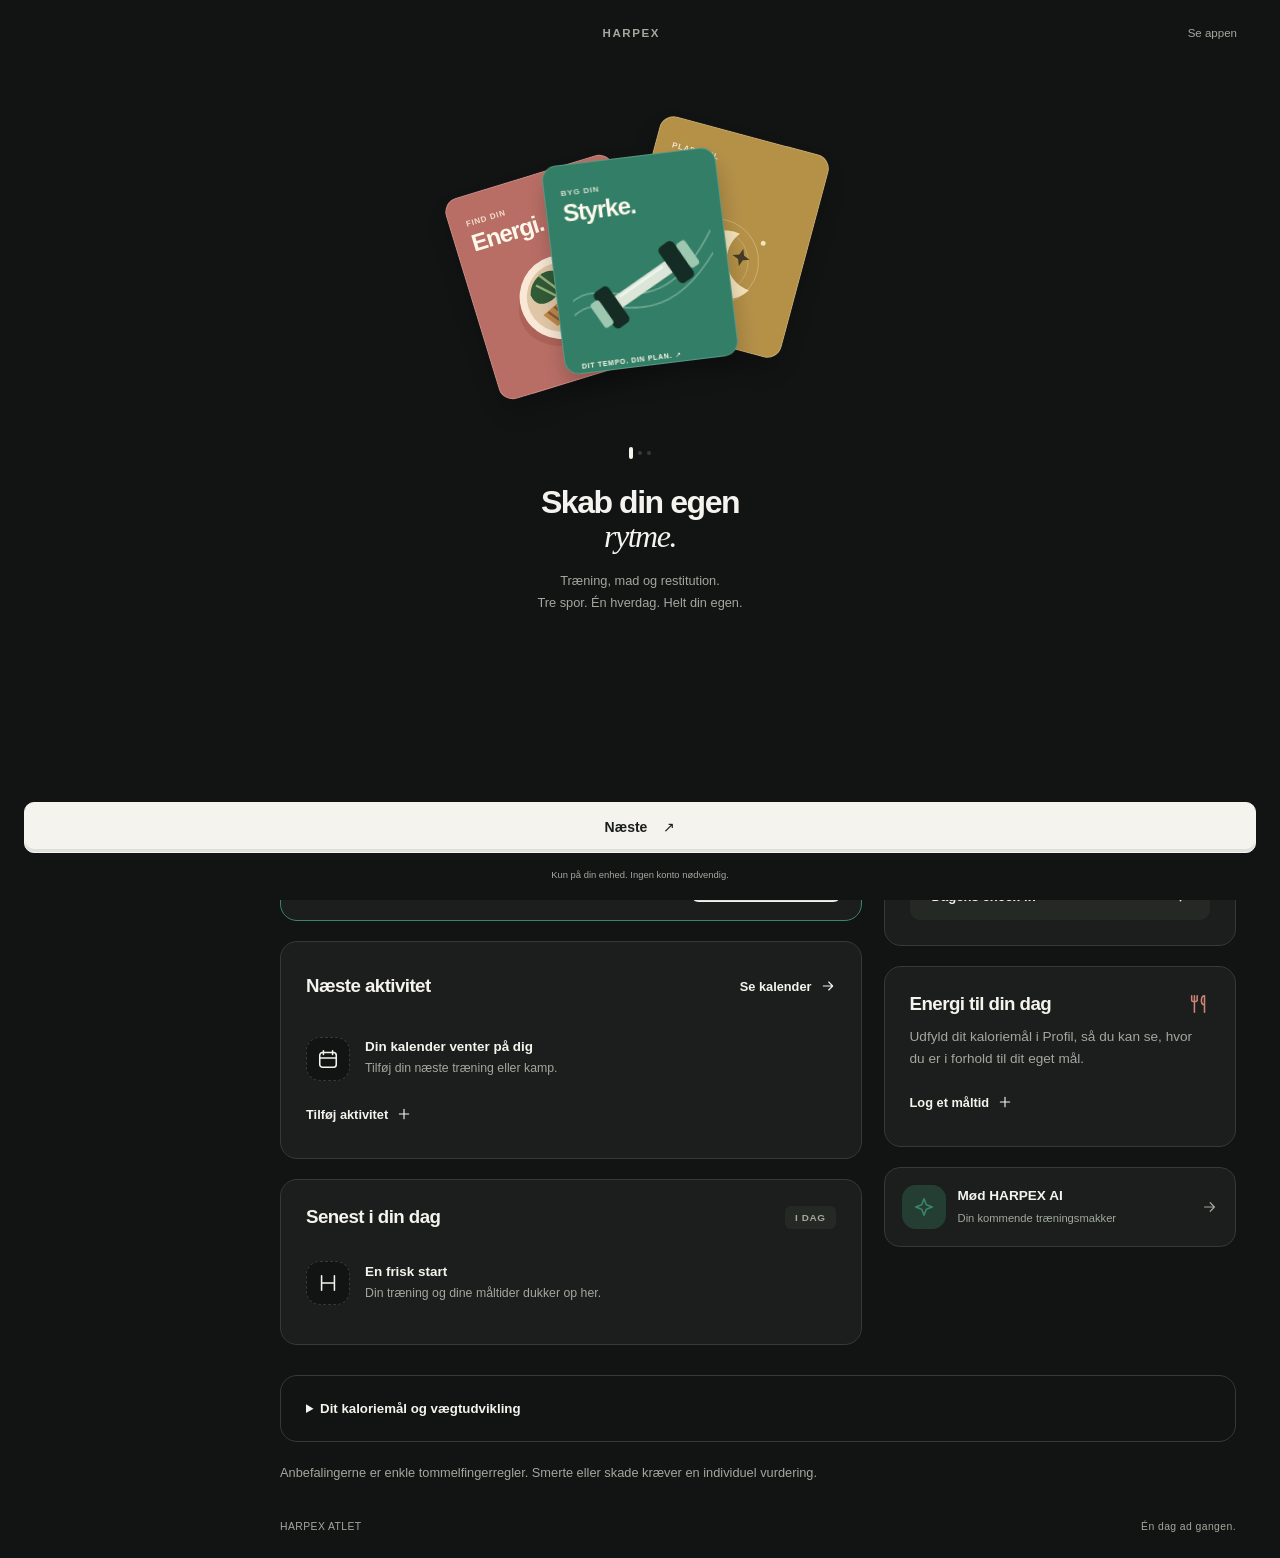
<file: harpex-github-vercel 2/app.html>
<!doctype html>
<html lang="da">
<head>
<meta charset="utf-8">
<meta name="viewport" content="width=device-width, initial-scale=1, viewport-fit=cover">
<meta name="theme-color" content="#ffffff">
<script>try{document.documentElement.dataset.theme=localStorage.getItem("harpex-theme")||"dark"}catch{document.documentElement.dataset.theme="dark"}</script>
<meta name="description" content="Din træning, mad og restitution. Samlet i HARPEX.">
<meta name="apple-mobile-web-app-capable" content="yes">
<meta name="apple-mobile-web-app-status-bar-style" content="default">
<meta name="apple-mobile-web-app-title" content="HARPEX">
<link rel="manifest" href="./manifest.webmanifest">
<link rel="apple-touch-icon" href="./harpex-icon-192.png">
<link rel="icon" type="image/svg+xml" href="./harpex-icon.svg">
<link rel="stylesheet" href="./theme.css?v=simulator-3">
<link rel="stylesheet" href="./identity.css?v=2">
<link rel="stylesheet" href="./organization.css?v=2">
<title>HARPEX · App</title>
<script src="./organization.js?v=2" defer></script>
<script src="./app.js?v=organization-1" defer></script>
<script src="./identity.js?v=1" defer></script>
<script src="./experience.js?v=organization-1" defer></script>
</head>
<body>
<div class="app-shell" id="appShell">
<aside class="sidebar">
<a class="brand" href="./" aria-label="HARPEX forside"><span class="brand-mark"><svg viewBox="0 0 24 24" fill="none" stroke="currentColor" stroke-width="1.7" stroke-linecap="round" stroke-linejoin="round" aria-hidden="true"><path d="M5 4v16M19 4v16M5 12h14"/></svg></span>HARPEX</a>
<div class="sidebar-caption">DIT ATLETUNIVERS</div>
<nav class="tabs" aria-label="Appens sider">
<button type="button" class="tab active " data-tab="home"><svg viewBox="0 0 24 24" fill="none" stroke="currentColor" stroke-width="1.7" stroke-linecap="round" stroke-linejoin="round" aria-hidden="true"><path d="m3 10 9-7 9 7v10a1 1 0 0 1-1 1h-5v-7H9v7H4a1 1 0 0 1-1-1z"/></svg><span>Overblik</span></button>
<button type="button" class="tab  desktop-tab" data-tab="plan"><svg viewBox="0 0 24 24" fill="none" stroke="currentColor" stroke-width="1.7" stroke-linecap="round" stroke-linejoin="round" aria-hidden="true"><rect x="3" y="5" width="18" height="16" rx="3"/><path d="M7 3v4m10-4v4M3 11h18"/></svg><span>Kalender</span></button>
<button type="button" class="tab  " data-tab="train"><svg viewBox="0 0 24 24" fill="none" stroke="currentColor" stroke-width="1.7" stroke-linecap="round" stroke-linejoin="round" aria-hidden="true"><path d="M6 8v8M3 10v4M18 8v8M21 10v4M6 12h12"/></svg><span>Træning</span></button>
<button type="button" class="tab  " data-tab="fuel"><svg viewBox="0 0 24 24" fill="none" stroke="currentColor" stroke-width="1.7" stroke-linecap="round" stroke-linejoin="round" aria-hidden="true"><path d="M7 3v7m-3-7v5c0 2 6 2 6 0V3M7 10v11m11 0V3c-4 0-5 10 0 10"/></svg><span class="nav-long">Mad & energi</span><span class="nav-short">Mad</span></button>
<button type="button" class="tab  desktop-tab" data-tab="recovery"><svg viewBox="0 0 24 24" fill="none" stroke="currentColor" stroke-width="1.7" stroke-linecap="round" stroke-linejoin="round" aria-hidden="true"><path d="M20 15.5A8.5 8.5 0 0 1 8.5 4a8.5 8.5 0 1 0 11.5 11.5Z"/></svg><span>Restitution</span></button>
<button type="button" class="tab  desktop-tab" data-tab="progress"><svg viewBox="0 0 24 24" fill="none" stroke="currentColor" stroke-width="1.7" stroke-linecap="round" stroke-linejoin="round" aria-hidden="true"><path d="M4 4v16h16M7 14l4-4 4 2 5-6"/></svg><span>Udvikling</span></button>
<button type="button" class="tab  " data-tab="chat"><svg viewBox="0 0 24 24" fill="none" stroke="currentColor" stroke-width="1.7" stroke-linecap="round" stroke-linejoin="round" aria-hidden="true"><path d="M21 11.5a8.5 8.5 0 0 1-8.5 8.5H4l-1 1v-9.5A8.5 8.5 0 0 1 21 11.5Z"/><path d="M8 10h8M8 14h5"/></svg><span>HARPEX AI</span><span class="beta-tag">BETA</span></button>
<button type="button" class="tab  desktop-tab" data-tab="profile"><svg viewBox="0 0 24 24" fill="none" stroke="currentColor" stroke-width="1.7" stroke-linecap="round" stroke-linejoin="round" aria-hidden="true"><circle cx="12" cy="8" r="4"/><path d="M4 21v-2a8 8 0 0 1 16 0v2"/></svg><span>Profil</span></button>
<button type="button" class="tab mobile-more" data-ui="more" aria-expanded="false" aria-controls="moreMenu"><svg viewBox="0 0 24 24" fill="none" stroke="currentColor" stroke-width="1.7" stroke-linecap="round" stroke-linejoin="round" aria-hidden="true"><circle cx="5" cy="12" r="1"/><circle cx="12" cy="12" r="1"/><circle cx="19" cy="12" r="1"/></svg><span>Mere</span></button>
</nav>
<div class="sidebar-bottom"><span class="local-mark"><svg viewBox="0 0 24 24" fill="none" stroke="currentColor" stroke-width="1.7" stroke-linecap="round" stroke-linejoin="round" aria-hidden="true"><path d="m5 12 4 4L19 6"/></svg></span><div>Kun din hverdag.<small>Data gemmes på din enhed</small></div></div>
</aside>
<div class="workspace">
<header class="app-topbar"><span id="breadcrumb">Dit overblik</span><div class="topbar-actions"><button type="button" class="theme-toggle icon-button" data-ui="theme" aria-label="Skift til mørkt tema" title="Skift tema"><svg viewBox="0 0 24 24" fill="none" stroke="currentColor" stroke-width="1.7" stroke-linecap="round" aria-hidden="true"><circle cx="12" cy="12" r="4"/><path d="M12 2v2m0 16v2M2 12h2m16 0h2M5 5l1.5 1.5m11 11L19 19M5 19l1.5-1.5m11-11L19 5"/></svg></button><span class="date-pill" id="topDate"></span><button class="avatar" aria-label="Åbn din profil" data-action="tab" data-value="profile"><svg viewBox="0 0 24 24" fill="none" stroke="currentColor" stroke-width="1.7" stroke-linecap="round" stroke-linejoin="round" aria-hidden="true"><circle cx="12" cy="8" r="4"/><path d="M4 21v-2a8 8 0 0 1 16 0v2"/></svg></button></div></header>
<main id="mainContent">
<div class="heading"><div><div class="eyebrow" id="date"></div><h1 id="pageTitle">Din dag, dit tempo.</h1><p id="pageSubtitle" class="muted">Små skridt. Stærkere hver dag.</p></div><button class="button heading-action" data-action="tab" data-value="train"><svg viewBox="0 0 24 24" fill="none" stroke="currentColor" stroke-width="1.7" stroke-linecap="round" stroke-linejoin="round" aria-hidden="true"><path d="M12 5v14M5 12h14"/></svg>Log træning</button></div>
<section class="panel active" id="home" aria-label="Dit overblik">
<div class="daily-strip"><div><span class="eyebrow">DENNE UGE</span><strong id="weekSummary">Din uge i overblik</strong></div><div id="dashboardWeek" class="dashboard-week"></div><button class="icon-button week-link" aria-label="Åbn kalender" data-action="tab" data-value="plan"><svg viewBox="0 0 24 24" fill="none" stroke="currentColor" stroke-width="1.7" stroke-linecap="round" stroke-linejoin="round" aria-hidden="true"><path d="M5 12h14m-6-6 6 6-6 6"/></svg></button></div>
<div class="section-heading">Dine spor <small>Et lille skridt i dag</small></div>
<div class="quick-tracks"><button class="quick-track" data-action="tab" data-value="train"><span class="track-emoji" aria-hidden="true">🏋️</span><span class="track-arrow" aria-hidden="true">↗</span><strong>Træning</strong><small>Find dit pas</small></button><button class="quick-track" data-action="tab" data-value="fuel"><span class="track-emoji" aria-hidden="true">🥑</span><span class="track-arrow" aria-hidden="true">↗</span><strong>Energi</strong><small>Log et måltid</small></button><button class="quick-track" data-action="tab" data-value="recovery"><span class="track-emoji" aria-hidden="true">🌙</span><span class="track-arrow" aria-hidden="true">↗</span><strong>Restitution</strong><small>Dit check-in</small></button></div>
<div class="section-heading">Dit daglige overblik <small>Byg din rytme</small></div>
<div class="dashboard-stats" id="dashboardStats"></div>
<div class="dashboard-grid">
<div class="dashboard-main">
<article class="card workout-card"><div class="card-top"><span class="section-label"><svg viewBox="0 0 24 24" fill="none" stroke="currentColor" stroke-width="1.7" stroke-linecap="round" stroke-linejoin="round" aria-hidden="true"><path d="M6 8v8M3 10v4M18 8v8M21 10v4M6 12h12"/></svg>Dagens fokus</span><span class="tag">DIN PLAN</span></div><h2 id="recommend"></h2><p id="reason" class="muted"></p><div class="workout-footer"><span class="muted">Tilpasset din uge</span><button class="button" data-action="tab" data-value="train">Åbn styrkeplan<svg viewBox="0 0 24 24" fill="none" stroke="currentColor" stroke-width="1.7" stroke-linecap="round" stroke-linejoin="round" aria-hidden="true"><path d="M5 12h14m-6-6 6 6-6 6"/></svg></button></div></article>
<article class="card"><div class="card-top"><h2>Næste aktivitet</h2><button class="text-button" data-action="tab" data-value="plan">Se kalender<svg viewBox="0 0 24 24" fill="none" stroke="currentColor" stroke-width="1.7" stroke-linecap="round" stroke-linejoin="round" aria-hidden="true"><path d="M5 12h14m-6-6 6 6-6 6"/></svg></button></div><div id="next"></div></article>
<article class="card"><div class="card-top"><h2>Senest i din dag</h2><span class="tag">I DAG</span></div><div id="recentActivity"></div></article>
</div>
<div class="dashboard-side">
<article class="card checkin-card"><span class="icon-tile"><svg viewBox="0 0 24 24" fill="none" stroke="currentColor" stroke-width="1.7" stroke-linecap="round" stroke-linejoin="round" aria-hidden="true"><path d="M20 15.5A8.5 8.5 0 0 1 8.5 4a8.5 8.5 0 1 0 11.5 11.5Z"/></svg></span><h2>Hvordan har du det?</h2><p class="muted" id="checkinText">Søvn, energi og ømhed. Et kort check-in giver et bedre overblik.</p><button class="button secondary full" data-action="tab" data-value="recovery">Dagens check-in<svg viewBox="0 0 24 24" fill="none" stroke="currentColor" stroke-width="1.7" stroke-linecap="round" stroke-linejoin="round" aria-hidden="true"><path d="M5 12h14m-6-6 6 6-6 6"/></svg></button></article>
<article class="card food-card"><div class="card-top"><h2>Energi til din dag</h2><svg viewBox="0 0 24 24" fill="none" stroke="currentColor" stroke-width="1.7" stroke-linecap="round" stroke-linejoin="round" aria-hidden="true"><path d="M7 3v7m-3-7v5c0 2 6 2 6 0V3M7 10v11m11 0V3c-4 0-5 10 0 10"/></svg></div><p class="muted" id="foodAdvice"></p><button class="text-button" data-action="tab" data-value="fuel">Log et måltid<svg viewBox="0 0 24 24" fill="none" stroke="currentColor" stroke-width="1.7" stroke-linecap="round" stroke-linejoin="round" aria-hidden="true"><path d="M12 5v14M5 12h14"/></svg></button></article>
<button class="ai-teaser" data-action="tab" data-value="chat"><span class="icon-tile"><svg viewBox="0 0 24 24" fill="none" stroke="currentColor" stroke-width="1.7" stroke-linecap="round" stroke-linejoin="round" aria-hidden="true"><path d="m12 3 2.5 6.5L21 12l-6.5 2.5L12 21l-2.5-6.5L3 12l6.5-2.5Z"/></svg></span><span><strong>Mød HARPEX AI</strong><small>Din kommende træningsmakker</small></span><svg viewBox="0 0 24 24" fill="none" stroke="currentColor" stroke-width="1.7" stroke-linecap="round" stroke-linejoin="round" aria-hidden="true"><path d="M5 12h14m-6-6 6 6-6 6"/></svg></button>
</div>
</div>
<details class="card projection"><summary>Dit kaloriemål og vægtudvikling</summary><div id="weightProjectionHome"></div></details>
<div id="metrics" hidden></div>
<p class="foot">Anbefalingerne er enkle tommelfingerregler. Smerte eller skade kræver en individuel vurdering.</p>
</section>
<section class="panel" id="plan">
<div class="card">
<div class="week-nav">
<button type="button" class="button secondary" data-action="prevMonth" aria-label="Forrige måned">‹</button>
<div>
<h2>Kalender</h2>
<p id="monthLabel" class="foot">
</p>
</div>
<button type="button" class="button secondary" data-action="thisMonth">I dag</button>
<button type="button" class="button secondary" data-action="nextMonth" aria-label="Næste måned">›</button>
</div>
<div id="monthCalendar" class="month-calendar">
</div>
<div class="week-nav" style="margin-top:20px">
<button type="button" class="button secondary" data-action="prevWeek" aria-label="Forrige uge">‹</button>
<div>
<h2>Ugeplan</h2>
<p id="weekLabel" class="foot">
</p>
</div>
<button type="button" class="button secondary" data-action="thisWeek">I dag</button>
<button type="button" class="button secondary" data-action="nextWeek" aria-label="Næste uge">›</button>
</div>
<div class="scroll">
<div class="week" id="week">
</div>
</div>
<p class="foot" id="weekAdvice">
</p>
<div id="dayWorkoutList">
</div>
</div>
<div class="two">
<div class="card">
<h2>Tilføj aktivitet <span id="newEventDateLabel" class="muted">
</span>
</h2>
<form id="eventForm" class="form">
<label class="field span">Type<select name="type">
<option>Kamp</option>
<option>Sportstræning</option>
<option>Styrke</option>
</select>
</label>
<label class="field">Dato<input name="date" type="date" required>
</label>
<input name="editId" type="hidden">
<label class="field">Starttid<input name="time" type="time" value="18:00" required>
</label>
<label class="field">Sluttid<input name="endTime" type="time" value="19:00" required>
</label>
<label class="field span"><span><input name="endsNextDay" type="checkbox"> Slutter næste dag</span></label>
<p class="form-error span" id="eventTimeError" role="alert"></p>
<label class="field span" id="strengthPicker" hidden>Vælg styrkepas<select id="strengthEventChoice">
</select>
</label>
<label class="field span" id="activityTitleField">
<span id="activityTitleLabel">Titel (valgfri)</span>
<input name="title" placeholder="Fx modstanderen eller træningsstedet">
</label>
<button class="button span">Gem aktivitet</button>
<button class="button secondary span" id="cancelEventEdit" type="button" hidden>Annullér redigering</button>
</form>
</div>
<div class="card">
<h2>Aktiviteter i viste uge</h2>
<div id="eventList">
</div>
<p class="foot">Brug “Ret tid” for at ændre dato, starttid eller sluttid uden at slette aktiviteten.</p>
</div>
</div>
</section>
<section class="panel" id="train">
<div class="card">
<div class="eyebrow">DIN STYRKEPLAN</div>
<h2>Vælg pas og log øvelser</h2>
<p class="muted" id="planHint">
</p>
<div class="form">
<label class="field">Dato for træning<input id="trainingDate" type="date">
</label>
<label class="field">Kampe i denne uge<select id="gameCount">
<option value="auto">Fra kalenderen</option>
<option value="0">0 kampe · 4 pas</option>
<option value="1">1 kamp · 3 pas</option>
<option value="2">2+ kampe · 2 pas</option>
</select>
</label>
<label class="field">Vælg styrkepas<select id="workoutChoice">
</select>
</label>
</div>
<div id="workoutExercises">
</div>
</div>
<div class="two">
<div class="card">
<h2>Anden øvelse</h2>
<form class="form" id="liftForm">
<label class="field span">Øvelse<input name="exercise" required placeholder="Fx bænkpres eller sprint 20 m">
</label>
<label class="field">Sæt / forsøg<input type="number" name="sets" min="1" value="3" required>
</label>
<label class="field">Reps<input type="number" name="reps" min="1" value="6" required>
</label>
<label class="field">Kg (valgfrit)<input type="number" name="kg" min="0" step="0.5" placeholder="0">
</label>
<label class="field">RPE (valgfrit)<input type="number" name="rpe" min="1" max="10" step="0.5">
</label>
<button class="button span">Gem øvelse</button>
</form>
<p class="foot">Ved hop og sprint kan du skrive resultatet i øvelsens navn, fx “20 m sprint · 3,42 s”.</p>
</div>
<div class="card">
<h2>Seneste træning</h2>
<div id="liftList">
</div>
</div>
</div>
</section>
<section class="panel" id="fuel">
<div class="card">
<div class="eyebrow">Forslag til dig</div>
<h2 style="margin-top:8px">Hvad kan du spise?</h2>
<p class="muted" id="mealContext">
</p>
<div class="toolbar" id="ideaFilters" aria-label="Vælg måltidstype">
</div>
<div class="suggestions" id="mealSuggestions">
</div>
<div class="toolbar">
<button type="button" id="moreIdeas" class="button secondary" data-action="more">Se flere forslag</button>
</div>
<p class="foot">44 forslag. Tal er cirkaestimater og varierer med portionsstørrelse og mærke. Justér kalori- og proteinværdier ved at logge måltidet manuelt, hvis portionen er anderledes. Tilpas gerne måltiderne efter appetit og det, du tåler før træning.</p>
</div>
<div class="card">
<div class="eyebrow">Søg og log</div>
<h2 style="margin-top:8px">Find en dansk basisfødevare</h2>
<form id="foodSearchForm" class="form">
<label class="field span">Fødevare<input name="query" placeholder="Fx letmælk, rugbrød eller banan" required minlength="1">
</label>
<button class="button span">Søg lokalt</button>
</form>
<p class="foot">Søgningen virker uden internet og bruger et mindre udvalg af vejledende basisvarer. De præcise tal afhænger af varen og etiketten. Du kan importere din egen CSV-fil med danske fødevarer nedenfor.</p>
<div class="results" id="foodResults" aria-live="polite">
</div>
<p class="foot">Dansk reference: <a class="source-link" href="https://fcdb.fooddata.dk/" target="_blank" rel="noopener">DTU’s fødevaredatabase Frida</a>. Data derfra indgår kun, hvis du selv importerer en CSV-fil.</p>
<label class="field">Indlæs CSV med fødevarer (valgfrit)<input type="file" id="foodCsv" accept=".csv,text/csv">
</label>
<div id="foodImportStatus" class="notice" role="status">
</div>
<p class="foot">CSV skal have kolonnerne navn, kcal og protein pr. 100 g. Du kan eksportere et regneark som CSV først. Filen behandles kun i denne browser. <a class="source-link" href="./foedevarer-skabelon.csv" download>Hent en CSV-skabelon</a>.</p>
</div>
<div class="two">
<div class="card">
<h2>Log måltid</h2>
<form class="form" id="mealForm">
<input name="presetOnly" type="hidden">
<label class="field span">Navn<input name="name" placeholder="Fx aftensmad" required>
</label>
<label class="field">Kalorier<input name="kcal" type="number" min="0" required>
</label>
<label class="field">Protein (g)<input name="protein" type="number" min="0" required>
</label>
<label class="field span">Kategori<select name="category" required><option value="Morgenmad">Morgenmad</option><option value="Frokost">Frokost</option><option value="Aftensmad">Aftensmad</option><option value="Før træning">Snacks før træning</option><option value="Efter træning">Snacks efter træning</option><option value="Hygge">Snacks til hygge</option></select></label>
<label class="field span">
<span>
<input type="checkbox" name="savePreset"> Gem som fast måltid</span>
</label>
<button class="button span">Tilføj måltid</button>
</form>
</div>
<div class="card">
<h2>Faste måltider</h2>
<p class="foot">Gem dine favoritter, og log dem med ét tryk.</p>
<button type="button" class="button full" id="newPreset">Nyt fast måltid</button>
<div id="presetCategories" class="preset-categories" aria-label="Måltidskategorier"></div>
<div id="presetFeedback" role="status" aria-live="polite"></div>
<div id="presets">
</div>
<h2 style="margin-top:22px">I dag</h2>
<div id="mealList">
</div>
</div>
</div>
</section>
<section class="panel" id="recovery">
<div class="two">
<div class="card">
<h2>Dagens check-in</h2>
<form class="form" id="recoveryForm">
<label class="field">Søvn (timer)<input name="sleep" type="number" step="0.1" min="0" max="16" required>
</label>
<label class="field">Energi (1–10)<input name="energy" type="number" min="1" max="10" required>
</label>
<label class="field">Benømhed (1–10)<input name="soreness" type="number" min="1" max="10" required>
</label>
<label class="field">Generel ømhed (1–10)<input name="general" type="number" min="1" max="10" required>
</label>
<label class="field span">
<span>
<input name="creatine" type="checkbox"> Kreatin taget i dag</span>
</label>
<button class="button span">Gem check-in</button>
</form>
</div>
<div class="card">
<h2>Readiness</h2>
<div id="readiness">
</div>
<p class="foot">Scoren bruger søvn, energi, ømhed og kamp i går. Den er en guide, ikke en medicinsk måling.</p>
</div>
</div>
</section>
<section class="panel" id="progress">
<div class="card">
<h2>Udvikling i dine øvelser</h2>
<label class="field">Vælg øvelse<select id="exerciseProgressChoice">
</select>
</label>
<div id="exerciseProgress" aria-live="polite">
</div>
</div>
<div class="two">
<div class="card">
<h2>Log vægt eller præstation</h2>
<form class="form" id="progressForm">
<label class="field">Måling<select name="type">
<option>Vægt (kg)</option>
<option>Hop (cm)</option>
<option>Sprint 20 m (sek.)</option>
</select>
</label>
<label class="field">Resultat<input name="value" type="number" min="0" step="0.01" required>
</label>
<button class="button span">Gem måling</button>
</form>
</div>
<div class="card">
<h2>Mulig vægtudvikling</h2>
<div id="weightProjection">
</div>
<h2>Din udvikling</h2>
<div id="progressList">
</div>
<div id="prList">
</div>
</div>
</div>
</section>
<section class="panel" id="profile">
<div class="card appearance-card"><div><h2>Udseende</h2><p class="muted">Vælg det tema, der passer til dig.</p></div><div class="theme-options" role="group" aria-label="Farvetema"><button type="button" data-theme-choice="light">Lyst</button><button type="button" data-theme-choice="dark">Mørkt</button></div></div>
<div class="card profile-intro"><div><h2>Din personlige HARPEX</h2><p class="muted">Tilpas din plan, når din hverdag ændrer sig.</p></div><button type="button" class="button secondary" data-ui="onboard">Gennemgå onboarding</button></div>
<div class="card">
<div class="eyebrow">Energi til din hverdag</div>
<h2 style="margin-top:8px">Beregn et startpunkt</h2>
<p class="muted">Angiv antal pas på en normal uge. Appen tager højde for træning, kampe og fysisk aktivitet i skole eller arbejde.</p>
<form id="energyForm" class="form">
<label class="field">Alder (år)<input name="age" type="number" min="13" max="100" required>
</label>
<label class="field">Vægt (kg)<input name="weight" type="number" min="30" max="250" step="0.1" required>
</label>
<label class="field">Højde (cm)<input name="height" type="number" min="120" max="230" required>
</label>
<label class="field">Køn til beregningsformel<select name="sex" required>
<option value="">Vælg</option>
<option value="male">Mand</option>
<option value="female">Kvinde</option>
<option value="unspecified">Vil ikke angive</option>
</select>
</label>
<label class="field span">Din hverdag<select name="dayType">
<option value="school">Skole / mest siddende</option>
<option value="office">Kontor / mest siddende</option>
<option value="walking">Stående eller gående arbejde</option>
<option value="physical">Fysisk arbejde / håndværker</option>
</select>
</label>
<label class="field">Sportstræning pr. uge<input name="sportSessions" type="number" min="0" max="14" value="0" required>
</label>
<label class="field">Styrkepas pr. uge<input name="strengthSessions" type="number" min="0" max="14" value="0" required>
</label>
<label class="field">Kampe pr. uge<input name="matchSessions" type="number" min="0" max="7" value="0" required>
</label>
<label class="field">Formål<select name="energyGoal">
<option value="maintain">Vedligeholde vægt</option>
<option value="gain">Gradvis vægtøgning</option>
</select>
</label>
<div class="toolbar span">
<button type="button" class="button secondary" id="useCalendarCounts">Hent antal pas fra kalenderen</button>
<button class="button" type="submit">Beregn</button>
</div>
</form>
<div id="energySaveStatus" class="notice" role="status">
</div>
<div id="energyResult" aria-live="polite">
</div>
<p class="foot">Inspiration: <a class="source-link" href="https://www.teamdanmark.dk/til-atleter/sportsernaering/energiberegner" target="_blank" rel="noopener">Team Danmarks energiberegner</a>. HARPEX bruger sin egen forenklede beregning med træningspas i stedet for pulszoner.</p>
</div>
<div class="card">
<h2>Gem og flyt dine data</h2>
<p>Hvis du tilføjer appen til hjemmeskærmen, kan iPhone oprette et separat datalager. Eksportér data herfra og importér filen i hjemmeskærmsappen, hvis dine tidligere logs mangler.</p>
<div class="toolbar">
<button class="button secondary" id="exportData">Eksportér data</button>
<label class="button secondary" for="importData" style="cursor:pointer">Importér data</label>
<input type="file" id="importData" accept="application/json,.json" hidden>
</div>
<div id="transferStatus" class="notice" role="status">
</div>
</div>
<div class="two">
<div class="card">
<h2>Din profil</h2>
<form class="form" id="profileForm">
<label class="field">Sport<select name="sport">
<option value="">Vælg sport</option>
<option>Håndbold</option>
<option>Fodbold</option>
<option>Basketball</option>
<option>Anden sport</option>
</select>
</label>
<label class="field">Position<input name="position" placeholder="Fx målmand">
</label>
<label class="field">Kalorimål<input name="kcalGoal" type="number" min="1000" required>
</label>
<label class="field">Proteinmål (g)<input name="proteinGoal" type="number" min="0" required>
</label>
<label class="field span">Udstyr på dit træningssted (vælg flere)<select name="equipment" multiple size="6">
<option>Vægtstang</option>
<option>Håndvægte</option>
<option>Trap bar</option>
<option>Kabler</option>
<option>Medicinbold</option>
<option>Pull-up bar</option>
</select>
</label>
<button class="button span">Gem profil</button>
</form>
</div>
<div class="card">
<h2>Sådan vælger appen</h2>
<p>Antallet af kampe styrer en enkel ugeplan. Kamp tæt på, ømme ben eller lav restitution nedjusterer benstyrke. Dagens madmål og næste aktivitet giver et særskilt forslag.</p>
<p id="equipmentAdvice" class="foot">
</p>
<p class="foot">Dine data gemmes lokalt i denne browser på denne enhed. Kalenderen oprettes manuelt i første version.</p>
</div>
</div>
</section>
<section class="panel" id="chat" aria-label="HARPEX AI chat">
<div class="chat-card">
<div class="chat-top"><span class="icon-tile"><svg viewBox="0 0 24 24" fill="none" stroke="currentColor" stroke-width="1.7" stroke-linecap="round" stroke-linejoin="round" aria-hidden="true"><path d="m12 3 2.5 6.5L21 12l-6.5 2.5L12 21l-2.5-6.5L3 12l6.5-2.5Z"/></svg></span><div><strong>HARPEX AI</strong><small>Demo · AI er ikke tilsluttet endnu</small></div><span class="tag">FORHÅNDSVISNING</span></div>
<div class="chat-messages" id="chatMessages" role="log" aria-live="polite"></div>
<form id="chatForm" class="chat-form"><label class="sr-only" for="chatInput">Skriv til HARPEX AI</label><textarea id="chatInput" rows="1" maxlength="2000" placeholder="Spørg om din træning, mad eller restitution…"></textarea><button class="send-button" type="submit" aria-label="Send besked" disabled><svg viewBox="0 0 24 24" fill="none" stroke="currentColor" stroke-width="1.7" stroke-linecap="round" stroke-linejoin="round" aria-hidden="true"><path d="M5 12h14m-6-6 6 6-6 6"/></svg></button></form>
<p class="chat-note">Beskeder bliver på din enhed. Denne demo giver ikke AI-rådgivning.</p>
</div>
</section>
</main>
<footer class="app-footer"><span>HARPEX ATLET</span><span>Én dag ad gangen.</span></footer>
</div>
</div>
<div class="menu-scrim" id="menuScrim" hidden></div>
<div class="more-menu" id="moreMenu" hidden><div class="card-top"><h2>Mere i HARPEX</h2><button class="icon-button" data-ui="more-close" aria-label="Luk menu">×</button></div><button data-action="tab" data-value="plan"><svg viewBox="0 0 24 24" fill="none" stroke="currentColor" stroke-width="1.7" stroke-linecap="round" stroke-linejoin="round" aria-hidden="true"><rect x="3" y="5" width="18" height="16" rx="3"/><path d="M7 3v4m10-4v4M3 11h18"/></svg>Kalender<svg viewBox="0 0 24 24" fill="none" stroke="currentColor" stroke-width="1.7" stroke-linecap="round" stroke-linejoin="round" aria-hidden="true"><path d="M5 12h14m-6-6 6 6-6 6"/></svg></button><button data-action="tab" data-value="recovery"><svg viewBox="0 0 24 24" fill="none" stroke="currentColor" stroke-width="1.7" stroke-linecap="round" stroke-linejoin="round" aria-hidden="true"><path d="M20 15.5A8.5 8.5 0 0 1 8.5 4a8.5 8.5 0 1 0 11.5 11.5Z"/></svg>Restitution<svg viewBox="0 0 24 24" fill="none" stroke="currentColor" stroke-width="1.7" stroke-linecap="round" stroke-linejoin="round" aria-hidden="true"><path d="M5 12h14m-6-6 6 6-6 6"/></svg></button><button data-action="tab" data-value="progress"><svg viewBox="0 0 24 24" fill="none" stroke="currentColor" stroke-width="1.7" stroke-linecap="round" stroke-linejoin="round" aria-hidden="true"><path d="M4 4v16h16M7 14l4-4 4 2 5-6"/></svg>Udvikling<svg viewBox="0 0 24 24" fill="none" stroke="currentColor" stroke-width="1.7" stroke-linecap="round" stroke-linejoin="round" aria-hidden="true"><path d="M5 12h14m-6-6 6 6-6 6"/></svg></button><button data-action="tab" data-value="profile"><svg viewBox="0 0 24 24" fill="none" stroke="currentColor" stroke-width="1.7" stroke-linecap="round" stroke-linejoin="round" aria-hidden="true"><circle cx="12" cy="8" r="4"/><path d="M4 21v-2a8 8 0 0 1 16 0v2"/></svg>Profil<svg viewBox="0 0 24 24" fill="none" stroke="currentColor" stroke-width="1.7" stroke-linecap="round" stroke-linejoin="round" aria-hidden="true"><path d="M5 12h14m-6-6 6 6-6 6"/></svg></button></div>
<section id="onboarding" class="onboarding" aria-label="Opsæt din HARPEX" hidden></section>
<div id="saveToast" role="status" aria-live="polite" style="display:none">Gemt</div>
</body>
</html>
</file>
<file: simulator.css>
:root {
  font-family: -apple-system, BlinkMacSystemFont, "Segoe UI", Helvetica, Arial, sans-serif;
  color: #252525;
  background: #eeeeec;
  --stage: #eeeeec;
  --line: #d7d7d4;
  --muted: #747471;
  --control: #f8f8f6;
  --screen: #fafafa;
  --screen-ink: #191919;
  color-scheme: light;
}
:root[data-theme="dark"] {
  color: #e9e9e7;
  background: #1c1c1c;
  --stage: #1c1c1c;
  --line: #383838;
  --muted: #959592;
  --control: #262626;
  --screen: #111111;
  --screen-ink: #f1f1f1;
  color-scheme: dark;
}
* { box-sizing: border-box; }
body { margin: 0; height: 100dvh; min-height: 320px; display: grid; grid-template-rows: 68px minmax(0, 1fr) 38px; overflow: hidden; }
button { font: inherit; color: inherit; cursor: pointer; touch-action: manipulation; }
button:focus-visible { outline: 2px solid currentColor; outline-offset: 4px; }
.simulator-toolbar { display: flex; align-items: center; justify-content: space-between; padding: 0 32px; gap: 20px; }
.simulator-brand { display: flex; align-items: center; gap: 10px; font-size: 14px; font-weight: 700; letter-spacing: .04em; }
.simulator-brand img { border-radius: 7px; }
.toolbar-divider { height: 18px; width: 1px; background: var(--line); margin: 0 6px; }
.simulator-label { color: var(--muted); font-size: 12px; font-weight: 400; letter-spacing: 0; }
.simulator-controls { display: flex; align-items: center; gap: 12px; }
.theme-control { display: flex; padding: 3px; border: 1px solid var(--line); border-radius: 8px; gap: 2px; }
.theme-control button { border: 0; background: transparent; border-radius: 5px; padding: 7px 12px; font-size: 12px; color: var(--muted); }
.theme-control button[aria-pressed="true"] { background: var(--control); color: inherit; box-shadow: 0 1px 3px #0000000d; }
.onboarding-control { border: 1px solid var(--line); border-radius: 8px; background: transparent; font-size: 12px; padding: 10px 12px; }
.onboarding-control span { margin-left: 10px; }
.simulator-stage { display: grid; place-items: center; min-height: 0; overflow: hidden; padding: 8px 20px 16px; }
.phone-size { width: 410px; height: 864px; position: relative; }
.phone { width: 410px; height: 864px; padding: 9px; border-radius: 56px; background: #151515; border: 1px solid #555; position: relative; transform-origin: top left; box-shadow: inset 0 0 0 2px #303030, inset 0 0 0 4px #0b0b0b, 0 24px 48px -20px #0005, 0 3px 6px #0003; }
.phone-screen[data-view="onboarding"] { --screen: #ffffff; }
[data-theme="dark"] .phone-screen[data-view="onboarding"] { --screen: #191919; }
.phone-screen { height: 100%; width: 100%; border-radius: 45px; overflow: hidden; background: var(--screen); color: var(--screen-ink); display: flex; flex-direction: column; isolation: isolate; }
.phone-statusbar { position: relative; flex: 0 0 54px; display: flex; align-items: center; justify-content: space-between; padding: 0 27px; font-size: 14px; font-weight: 600; letter-spacing: -.2px; }
.camera-island { position: absolute; top: 11px; left: 50%; transform: translateX(-50%); width: 116px; height: 30px; border-radius: 20px; background: #080808; }
.camera-island i { position: absolute; width: 9px; height: 9px; border-radius: 50%; background: #11141b; border: 2px solid #181a20; right: 11px; top: 10px; }
.status-icons { display: flex; align-items: center; gap: 5px; }
.status-icons svg { width: 17px; height: 14px; }
.status-icons .battery { width: 25px; }
iframe { display: block; width: 100%; flex: 1; min-height: 0; border: 0; background: var(--screen); }
.home-indicator { flex: 0 0 24px; border: 0; padding: 0; width: 100%; display: grid; place-items: center; color: var(--screen-ink); background: var(--screen); }
.home-indicator span { display: block; width: 128px; height: 5px; border-radius: 3px; background: currentColor; }
.home-indicator:focus-visible { outline-offset: -5px; }
.hardware-button { position: absolute; width: 3px; background: #404040; border-radius: 2px; left: -4px; }
.mute { top: 108px; height: 25px; }
.volume-up { top: 156px; height: 49px; }
.volume-down { top: 217px; height: 49px; }
.power { top: 179px; height: 74px; left: auto; right: -4px; }
.simulator-footer { display: flex; justify-content: center; align-items: center; gap: 10px; color: var(--muted); font-size: 10px; padding-bottom: 8px; letter-spacing: .015em; }
.footer-dot { width: 2px; height: 2px; border-radius: 50%; background: currentColor; }
@media (max-width: 700px) and (min-width: 601px) {
  .simulator-toolbar { padding: 0 20px; }
  .simulator-label, .toolbar-divider { display: none; }
}
/* On a real phone the device itself provides the frame and system status bar. */
@media (max-width: 600px) {
  body { display: block; min-height: 0; background: var(--screen); }
  .simulator-toolbar, .simulator-footer, .phone-statusbar, .home-indicator, .hardware-button { display: none; }
  .simulator-stage { display: block; height: 100dvh; padding: env(safe-area-inset-top) env(safe-area-inset-right) env(safe-area-inset-bottom) env(safe-area-inset-left); }
  .phone-size, .phone { width: 100% !important; height: 100% !important; transform: none !important; }
  .phone { padding: 0; border: 0; border-radius: 0; box-shadow: none; background: var(--screen); }
  .phone-screen { border-radius: 0; }
}
@media (prefers-reduced-motion: no-preference) {
  body, .theme-control button { transition: background-color .2s, color .2s; }
}
</file>
<file: harpex-github-vercel 2/simulator.css>
:root {
  font-family: -apple-system, BlinkMacSystemFont, "Segoe UI", Helvetica, Arial, sans-serif;
  color: #252525;
  background: #eeeeec;
  --stage: #eeeeec;
  --line: #d7d7d4;
  --muted: #747471;
  --control: #f8f8f6;
  --screen: #fafafa;
  --screen-ink: #191919;
  color-scheme: light;
}
:root[data-theme="dark"] {
  color: #e9e9e7;
  background: #1c1c1c;
  --stage: #1c1c1c;
  --line: #383838;
  --muted: #959592;
  --control: #262626;
  --screen: #111111;
  --screen-ink: #f1f1f1;
  color-scheme: dark;
}
* { box-sizing: border-box; }
body { margin: 0; height: 100dvh; min-height: 320px; display: grid; grid-template-rows: 68px minmax(0, 1fr) 38px; overflow: hidden; }
button { font: inherit; color: inherit; cursor: pointer; touch-action: manipulation; }
button:focus-visible { outline: 2px solid currentColor; outline-offset: 4px; }
.simulator-toolbar { display: flex; align-items: center; justify-content: space-between; padding: 0 32px; gap: 20px; }
.simulator-brand { display: flex; align-items: center; gap: 10px; font-size: 14px; font-weight: 700; letter-spacing: .04em; }
.simulator-brand img { border-radius: 7px; }
.toolbar-divider { height: 18px; width: 1px; background: var(--line); margin: 0 6px; }
.simulator-label { color: var(--muted); font-size: 12px; font-weight: 400; letter-spacing: 0; }
.simulator-controls { display: flex; align-items: center; gap: 12px; }
.theme-control { display: flex; padding: 3px; border: 1px solid var(--line); border-radius: 8px; gap: 2px; }
.theme-control button { border: 0; background: transparent; border-radius: 5px; padding: 7px 12px; font-size: 12px; color: var(--muted); }
.theme-control button[aria-pressed="true"] { background: var(--control); color: inherit; box-shadow: 0 1px 3px #0000000d; }
.onboarding-control { border: 1px solid var(--line); border-radius: 8px; background: transparent; font-size: 12px; padding: 10px 12px; }
.onboarding-control span { margin-left: 10px; }
.simulator-stage { display: grid; place-items: center; min-height: 0; overflow: hidden; padding: 8px 20px 16px; }
.phone-size { width: 410px; height: 864px; position: relative; }
.phone { width: 410px; height: 864px; padding: 9px; border-radius: 56px; background: #151515; border: 1px solid #555; position: relative; transform-origin: top left; box-shadow: inset 0 0 0 2px #303030, inset 0 0 0 4px #0b0b0b, 0 24px 48px -20px #0005, 0 3px 6px #0003; }
.phone-screen[data-view="onboarding"] { --screen: #ffffff; }
[data-theme="dark"] .phone-screen[data-view="onboarding"] { --screen: #191919; }
.phone-screen { height: 100%; width: 100%; border-radius: 45px; overflow: hidden; background: var(--screen); color: var(--screen-ink); display: flex; flex-direction: column; isolation: isolate; }
.phone-statusbar { position: relative; flex: 0 0 54px; display: flex; align-items: center; justify-content: space-between; padding: 0 27px; font-size: 14px; font-weight: 600; letter-spacing: -.2px; }
.camera-island { position: absolute; top: 11px; left: 50%; transform: translateX(-50%); width: 116px; height: 30px; border-radius: 20px; background: #080808; }
.camera-island i { position: absolute; width: 9px; height: 9px; border-radius: 50%; background: #11141b; border: 2px solid #181a20; right: 11px; top: 10px; }
.status-icons { display: flex; align-items: center; gap: 5px; }
.status-icons svg { width: 17px; height: 14px; }
.status-icons .battery { width: 25px; }
iframe { display: block; width: 100%; flex: 1; min-height: 0; border: 0; background: var(--screen); }
.home-indicator { flex: 0 0 24px; border: 0; padding: 0; width: 100%; display: grid; place-items: center; color: var(--screen-ink); background: var(--screen); }
.home-indicator span { display: block; width: 128px; height: 5px; border-radius: 3px; background: currentColor; }
.home-indicator:focus-visible { outline-offset: -5px; }
.hardware-button { position: absolute; width: 3px; background: #404040; border-radius: 2px; left: -4px; }
.mute { top: 108px; height: 25px; }
.volume-up { top: 156px; height: 49px; }
.volume-down { top: 217px; height: 49px; }
.power { top: 179px; height: 74px; left: auto; right: -4px; }
.simulator-footer { display: flex; justify-content: center; align-items: center; gap: 10px; color: var(--muted); font-size: 10px; padding-bottom: 8px; letter-spacing: .015em; }
.footer-dot { width: 2px; height: 2px; border-radius: 50%; background: currentColor; }
@media (max-width: 700px) and (min-width: 601px) {
  .simulator-toolbar { padding: 0 20px; }
  .simulator-label, .toolbar-divider { display: none; }
}
/* On a real phone the device itself provides the frame and system status bar. */
@media (max-width: 600px) {
  body { display: block; min-height: 0; background: var(--screen); }
  .simulator-toolbar, .simulator-footer, .phone-statusbar, .home-indicator, .hardware-button { display: none; }
  .simulator-stage { display: block; height: 100dvh; padding: env(safe-area-inset-top) env(safe-area-inset-right) env(safe-area-inset-bottom) env(safe-area-inset-left); }
  .phone-size, .phone { width: 100% !important; height: 100% !important; transform: none !important; }
  .phone { padding: 0; border: 0; border-radius: 0; box-shadow: none; background: var(--screen); }
  .phone-screen { border-radius: 0; }
}
@media (prefers-reduced-motion: no-preference) {
  body, .theme-control button { transition: background-color .2s, color .2s; }
}
</file>
<file: theme.css>
/* HARPEX — monochrome interface, adapted to the supplied onboarding reference. */
.tab>.nav-short{display:none}
@media(max-width:700px){.tab>.nav-long{display:none}.tab>.nav-short{display:block}}
:root{font-family:-apple-system,BlinkMacSystemFont,"Segoe UI",Helvetica,Arial,sans-serif;color:var(--ink);background:var(--canvas);font-size:16px;font-synthesis:none;--ink:#191919;--text-strong:#303030;--text-secondary:#555555;--muted:#757575;--line:#e6e6e6;--soft:#f4f4f4;--canvas:#fafafa;--surface:#ffffff;--white:#ffffff;--error:#a53932;--radius:18px;color-scheme:light}
:root[data-theme="dark"]{--ink:#f1f1f1;--text-strong:#dddddd;--text-secondary:#bcbcbc;--muted:#999999;--line:#303030;--soft:#252525;--canvas:#111111;--surface:#191919;--white:#191919;--error:#eeaaa4;color-scheme:dark}
*{box-sizing:border-box}body{margin:0}button,input,select,textarea{font:inherit}button,a,input,select,textarea{-webkit-tap-highlight-color:transparent}button{cursor:pointer}button:disabled{cursor:not-allowed;opacity:.38}button,a{touch-action:manipulation}button{color:inherit}a{color:inherit}svg{width:22px;height:22px;flex-shrink:0}button svg{pointer-events:none}h1,h2,h3,p{margin:0}p{line-height:1.6}h1{font-size:clamp(2rem,3.6vw,2.75rem);font-weight:650;line-height:1.12;letter-spacing:-.025em}h2{font-size:1.17rem;font-weight:700;letter-spacing:-.03em;line-height:1.3}h3{font-size:1rem;line-height:1.4}button:focus-visible,a:focus-visible,summary:focus-visible{outline:3px solid var(--muted);outline-offset:4px}input:focus-visible,select:focus-visible,textarea:focus-visible{outline:2px solid var(--muted);outline-offset:2px}[hidden]{display:none!important}.muted,.foot,.empty{color:var(--muted)}.foot{font-size:.8rem;line-height:1.65;margin-top:16px}.eyebrow{font-size:.7rem;letter-spacing:.12em;font-weight:700;text-transform:uppercase;color:var(--muted)}.sr-only{position:absolute;width:1px;height:1px;overflow:hidden;clip:rect(0,0,0,0);white-space:nowrap}
.app-shell{min-height:100vh}.sidebar{position:fixed;inset:0 auto 0 0;width:236px;background:var(--surface);border-right:1px solid var(--line);z-index:20;padding:38px 20px;display:flex;flex-direction:column}.brand{display:flex;gap:8px;align-items:center;text-decoration:none;font-size:1.7rem;font-weight:700;letter-spacing:-.025em;white-space:nowrap}.brand-mark{display:grid;place-items:center;width:36px;height:36px;background:var(--ink);color:var(--surface);border-radius:12px;margin-right:2px}.brand-mark svg{width:25px;height:25px}.brand-period{margin-left:-7px}.sidebar .brand{margin:0 15px 50px}.sidebar-caption{font-size:.65rem;font-weight:700;letter-spacing:.13em;color:var(--muted);padding:0 16px;margin-bottom:15px}.tabs{display:flex;flex-direction:column;gap:7px}.tab{min-height:48px;width:100%;display:flex;align-items:center;gap:13px;border:0;padding:13px 17px;border-radius:13px;background:transparent;text-align:left;font-size:.875rem;font-weight:550;color:var(--muted);white-space:nowrap;transition:background .18s,color .18s}.tab svg{width:20px;height:20px}.tab:hover{background:var(--soft);color:var(--ink)}.tab.active{background:var(--ink);color:var(--surface)}.beta-tag{font-size:.55rem;letter-spacing:.08em;padding:4px 5px;border:1px solid currentColor;border-radius:4px;margin-left:auto;opacity:.6}.sidebar-bottom{margin-top:auto;display:flex;align-items:center;gap:10px;padding:24px 10px 0;font-size:.74rem;color:var(--text-secondary);line-height:1.6}.sidebar-bottom small{display:block;font-size:.67rem;color:var(--muted)}.local-mark{display:grid;place-items:center;width:27px;height:27px;border:1px solid var(--line);border-radius:50%}.local-mark svg{width:14px}.mobile-more{display:none}
.workspace{margin-left:236px}.app-topbar{height:85px;padding:0 44px;display:flex;justify-content:space-between;align-items:center;border-bottom:1px solid var(--line);background:var(--surface);font-size:.82rem;color:var(--muted)}.topbar-actions{display:flex;gap:20px;align-items:center}.date-pill{font-size:.78rem}.avatar{width:37px;height:37px;border:1px solid var(--line);background:var(--soft);border-radius:50%;display:grid;place-items:center}.avatar svg{width:17px;height:17px}main{max-width:1260px;padding:42px 44px 20px;margin:auto}.heading{display:flex;align-items:center;justify-content:space-between;gap:20px;margin-bottom:30px}.heading .eyebrow{display:none}.heading p{font-size:.92rem;margin-top:10px}.button{display:inline-flex;align-items:center;justify-content:center;gap:10px;border:1px solid var(--ink);background:var(--ink);color:var(--surface);border-radius:12px;min-height:46px;padding:12px 21px;font-size:.875rem;font-weight:650;text-decoration:none;transition:transform .15s,background .15s}.button:hover{background:var(--text-strong);transform:translateY(-1px)}.button.secondary{background:var(--soft);border-color:var(--soft);color:var(--ink)}.button.secondary:hover{background:var(--line)}.button svg{width:17px;height:17px}.text-button{display:inline-flex;align-items:center;gap:8px;background:none;border:0;padding:8px 0;font-size:.8rem;font-weight:600}.text-button svg{width:16px}.text-button:hover{text-decoration:underline}.icon-button{width:37px;height:37px;display:inline-grid;place-items:center;border:1px solid var(--line);border-radius:50%;background:var(--surface);font-size:1.5rem}.icon-button svg{width:17px}.full{width:100%}.tag{display:inline-flex;align-items:center;justify-content:center;padding:6px 10px;border-radius:6px;background:var(--soft);color:var(--muted);font-size:.62rem;letter-spacing:.06em;font-weight:650}.panel{display:none}.panel.active{display:block;animation:appear .2s ease-out}@keyframes appear{from{opacity:.5;transform:translateY(5px)}to{opacity:1;transform:none}}
.card{background:var(--surface);border:1px solid var(--line);border-radius:var(--radius);padding:25px;margin-bottom:20px;box-shadow:0 4px 9px #00000002}.card>h2{margin-bottom:18px}.card-top{display:flex;align-items:center;justify-content:space-between;gap:16px;margin-bottom:18px}.card-top h2{margin:0}.card-top>svg{color:var(--text-secondary)}.section-label{font-size:.84rem;font-weight:600;display:flex;align-items:center;gap:9px}.section-label svg{width:18px;height:18px}.daily-strip{display:flex;align-items:center;gap:20px;margin-bottom:28px;border-top:1px solid var(--line);border-bottom:1px solid var(--line);padding:20px 0}.daily-strip>div:first-child{min-width:160px}.daily-strip strong{display:block;font-size:.82rem;font-weight:550;margin-top:7px}.dashboard-week{display:grid;grid-template-columns:repeat(7,1fr);gap:12px;max-width:530px;flex:1;margin-left:auto}.week-dot{border:0;background:none;min-height:67px;border-radius:12px;display:flex;flex-direction:column;align-items:center;justify-content:center;gap:7px;position:relative;font-size:.73rem;color:var(--muted)}.week-dot strong{font-size:.92rem;font-weight:650;margin:0;color:var(--text-strong)}.week-dot.current{background:var(--ink);color:var(--muted)}.week-dot.current strong{color:var(--surface)}.week-dot.has-log:after{content:"";width:4px;height:4px;position:absolute;bottom:5px;border-radius:50%;background:currentColor}.week-dot:hover{box-shadow:inset 0 0 0 1px var(--line)}.dashboard-stats{display:grid;grid-template-columns:1.8fr 1fr 1fr;gap:17px;margin-bottom:22px}.stat-card{border:1px solid var(--line);background:var(--surface);border-radius:var(--radius);padding:25px;min-height:193px;display:flex;flex-direction:column;justify-content:space-between}.stat-card.calorie-card{flex-direction:row;align-items:center;gap:10px}.stat-label{display:flex;align-items:center;gap:7px;color:var(--muted);font-size:.8rem}.stat-label svg{width:17px;height:17px}.stat-number{display:block;font-size:2rem;line-height:1.2;letter-spacing:-.025em;margin:12px 0 7px;font-weight:650}.stat-number small{font-size:.9rem;color:var(--muted);letter-spacing:-.02em;font-weight:400}.stat-detail{font-size:.72rem;color:var(--muted);line-height:1.5}.stat-track{width:100%;height:5px;background:var(--soft);border-radius:5px;overflow:hidden;margin-top:16px}.stat-track i{height:100%;background:var(--ink);display:block;border-radius:5px}.ring{width:109px;height:109px;position:relative;flex-shrink:0;display:grid;place-items:center}.ring svg{position:absolute;width:100%;height:100%;transform:rotate(-90deg)}.ring circle{fill:none;stroke-width:7}.ring-bg{stroke:var(--soft)}.ring-fill{stroke:var(--ink);stroke-linecap:round;transition:stroke-dasharray .5s}.ring .ring-icon{width:24px;height:24px;position:static;transform:none;color:var(--ink)}.ring small{font-size:.62rem;color:var(--muted)}
.dashboard-grid{display:grid;grid-template-columns:minmax(0,1.65fr) minmax(260px,1fr);gap:22px}.dashboard-grid>div{min-width:0}.workout-card{padding:26px;background:var(--soft);border:0}.workout-card h2{font-size:1.7rem;max-width:460px;line-height:1.16;letter-spacing:-.025em;margin:25px 0 12px}.workout-card p{font-size:.875rem;max-width:480px}.workout-card .tag{background:var(--surface);color:var(--text-secondary)}.workout-footer{display:flex;align-items:center;justify-content:space-between;gap:12px;margin-top:28px}.workout-footer>span{font-size:.72rem}.workout-footer .button{font-size:.8rem;padding:12px 16px}.icon-tile{display:grid;place-items:center;width:44px;height:44px;border-radius:14px;background:var(--soft);color:var(--ink);flex-shrink:0}.checkin-card h2{font-size:1.25rem;margin:18px 0 10px}.checkin-card p,.food-card p{font-size:.85rem}.checkin-card .button{margin-top:20px;font-size:.82rem;justify-content:space-between}.food-card .text-button{margin-top:14px}.food-card .card-top{margin-bottom:10px}.ai-teaser{display:flex;align-items:center;gap:12px;width:100%;text-align:left;border:1px solid var(--line);border-radius:16px;background:var(--surface);padding:17px}.ai-teaser>span:nth-child(2){flex:1}.ai-teaser strong{font-size:.85rem;display:block;margin-bottom:5px}.ai-teaser small{font-size:.7rem;color:var(--muted);line-height:1.5}.ai-teaser>svg{width:17px;color:var(--muted)}.ai-teaser:hover{background:var(--soft)}.empty-state{display:flex;align-items:center;gap:15px;padding:14px 0}.empty-state strong{display:block;font-size:.84rem;font-weight:550}.empty-state p{font-size:.77rem;color:var(--muted);margin-top:5px}.empty-state .icon-tile{border:1px dashed var(--line);background:var(--canvas)}.activity-row{display:flex;gap:13px;align-items:center;padding:13px 0;border-bottom:1px solid var(--line);font-size:.84rem}.activity-row:last-child{border:0}.activity-row small{display:block;color:var(--muted);font-size:.73rem;margin-top:4px}.activity-row>div:nth-child(2){flex:1}.activity-row>span{font-size:.7rem;color:var(--muted)}.projection{font-size:.83rem;background:transparent;box-shadow:none;margin-top:10px}.projection summary{cursor:pointer;font-weight:550}.projection p{margin-top:15px}.app-footer{max-width:1260px;margin:auto;padding:18px 44px 26px;display:flex;justify-content:space-between;font-size:.65rem;color:var(--muted);letter-spacing:.04em}
.two{display:grid;grid-template-columns:1fr 1fr;gap:20px}.grid{display:grid;grid-template-columns:1.2fr .8fr;gap:20px}.row{display:flex;justify-content:space-between;align-items:center;gap:12px;padding:16px 0;border-bottom:1px solid var(--line);font-size:.88rem}.row:last-child{border:0}.row small{display:block;color:var(--muted);font-size:.75rem;margin-top:6px;line-height:1.5}.row .button{font-size:.76rem;min-height:36px;padding:8px 13px;flex-shrink:0}.empty{padding:10px 0;font-size:.88rem}.form{display:grid;grid-template-columns:repeat(2,minmax(0,1fr));gap:18px;margin-top:20px}.field{display:flex;flex-direction:column;gap:9px;color:var(--muted);font-size:.875rem;line-height:1.4}.field input,.field select,.exerciseForm input{width:100%;min-width:0;min-height:48px;padding:12px 14px;border:1px solid var(--line);border-radius:13px;background:var(--canvas);color:var(--ink);font-size:1rem}.field input[type=checkbox]{width:18px;min-height:18px;accent-color:var(--ink);vertical-align:middle;margin-right:8px}.field select[multiple]{min-height:170px}.field input::placeholder,.exerciseForm input::placeholder{color:var(--muted)}.span{grid-column:1/-1}.toolbar{display:flex;gap:10px;flex-wrap:wrap;margin:18px 0}.notice{font-size:.86rem;margin-top:12px;color:var(--text-strong)}.source-link{color:var(--text-strong);text-underline-offset:3px}.results{max-height:440px;overflow:auto}.week-nav{display:flex;align-items:center;gap:9px;margin-bottom:23px}.week-nav>div{flex:1}.week-nav p{margin-top:4px}.week-nav .button{padding:8px 14px;min-height:38px}.week{display:grid;grid-template-columns:repeat(7,minmax(0,1fr));gap:8px}.day{background:var(--canvas);border:1px solid var(--line);border-radius:12px;min-height:113px;padding:11px;text-align:left;font-size:.82rem}.day strong,.day b,.day small{display:block}.day strong{margin-bottom:10px}.day b{font-size:.73rem;color:var(--text-strong);margin:6px 0}.day small{font-size:.7rem;line-height:1.4;color:var(--muted)}.day.today{border:2px solid var(--ink);background:var(--soft)}.month-calendar{display:grid;grid-template-columns:repeat(7,minmax(0,1fr));gap:6px}.month-weekday{text-align:center;font-size:.75rem;color:var(--muted);padding:9px 0}.month-day{min-height:86px;background:var(--canvas);border:1px solid var(--line);border-radius:12px;padding:10px;text-align:left}.month-day strong,.month-day small{display:block}.month-day small{font-size:.69rem;color:var(--muted);margin-top:5px}.month-day.selected{border:2px solid var(--ink);background:var(--soft)}.month-day.other{opacity:.4}.chart-scroll,.scroll{overflow-x:auto}.exercise-chart{width:100%;min-width:320px;height:180px}.exercise-chart polyline{stroke:var(--ink)}.exercise-chart circle{fill:var(--ink)}.exercise-chart text{fill:var(--text-secondary)}.exercise-chart line{stroke:var(--line)}.exercise-entry{padding:22px 0;border-bottom:1px solid var(--line)}.exercise-entry:last-child{border:0}.exercise-entry strong{display:block;font-size:1rem}.exercise-entry small{display:block;color:var(--muted);margin:7px 0 15px;font-size:.78rem}.exerciseForm{display:grid;grid-template-columns:repeat(3,minmax(0,1fr)) auto;gap:12px;align-items:end}.exerciseForm label{display:flex;flex-direction:column;gap:7px;font-size:.8rem;color:var(--muted)}.training-date-head{font-size:.78rem;font-weight:650;margin:20px 0 5px}.suggestions{display:grid;grid-template-columns:repeat(2,minmax(0,1fr));gap:16px}.suggestion{padding:20px;background:var(--canvas);border:1px solid var(--line);border-radius:18px}.suggestion h3{margin:10px 0}.suggestion p{font-size:.84rem;color:var(--muted)}.suggestion .row{flex-wrap:wrap}.suggestion .tag{font-size:.73rem;letter-spacing:0}.recipe{margin-top:16px;font-size:.8rem;color:var(--muted)}.recipe summary{cursor:pointer;color:var(--text-secondary)}.recipe p{margin-top:12px}.suggestion .eyebrow{font-size:.66rem}.toolbar .tab{display:block;min-height:38px;width:auto;border-radius:12px;padding:9px 16px;background:var(--soft);font-size:.8rem;color:var(--muted)}.toolbar .tab.active{background:var(--ink);color:var(--surface)}.metrics{display:grid;grid-template-columns:repeat(2,1fr);gap:12px}.metric{padding:16px;background:var(--soft);border-radius:15px}.metric span{font-size:.8rem;color:var(--muted)}.metric strong{font-size:1.3rem;display:block;margin-top:7px}.bar{height:5px;border-radius:5px;background:var(--line);overflow:hidden;margin-top:10px}.bar i{display:block;height:100%;background:var(--ink);max-width:100%}.recommend{font-size:1.5rem;font-weight:700;margin:15px 0}.card[style*="background:var(--muted)"]{background:var(--soft)!important}.profile-intro{display:flex;align-items:center;justify-content:space-between;gap:20px}.profile-intro p{font-size:.875rem;margin-top:7px}#readiness>div{color:var(--ink)!important}#readiness span{color:var(--muted)!important}#saveToast{position:fixed;left:50%;bottom:30px;transform:translateX(-50%);background:var(--ink);color:var(--surface);padding:14px 24px;border-radius:12px;font-size:.875rem;z-index:120;box-shadow:0 10px 30px #0002}
.chat-card{max-width:900px;margin:auto;border:1px solid var(--line);border-radius:18px;background:var(--surface);padding:24px;display:flex;flex-direction:column;min-height:600px;height:calc(100dvh - 310px)}.chat-top{display:flex;gap:12px;align-items:center;padding-bottom:20px;border-bottom:1px solid var(--line)}.chat-top strong{display:block;font-size:.95rem}.chat-top small{display:block;margin-top:5px;color:var(--muted);font-size:.72rem}.chat-top>.tag{margin-left:auto;font-size:.55rem}.chat-messages{overflow-y:auto;flex:1;padding:26px 6px;scroll-behavior:smooth}.chat-welcome{text-align:center;padding:30px 0 15px;max-width:460px;margin:auto}.chat-welcome>.icon-tile{margin:0 auto 20px;width:58px;height:58px;border-radius:14px}.chat-welcome h2{font-size:1.7rem;line-height:1.2;letter-spacing:-.025em}.chat-welcome>p{font-size:.85rem;color:var(--muted);margin:13px auto 23px;max-width:350px}.prompt-list{display:grid;gap:9px}.prompt-button{background:var(--canvas);border:1px solid var(--line);border-radius:14px;padding:15px;text-align:left;display:flex;align-items:center;justify-content:space-between;font-size:.83rem}.prompt-button svg{width:16px}.chat-message{padding:14px 17px;margin-bottom:15px;max-width:82%;font-size:.9rem;line-height:1.55;white-space:pre-wrap;overflow-wrap:anywhere}.chat-message.user{margin-left:auto;background:var(--ink);color:var(--surface);border-radius:14px 19px 5px 19px}.chat-message.assistant{background:var(--soft);border-radius:14px 19px 19px 5px}.chat-message small{display:block;font-size:.66rem;font-weight:600;letter-spacing:.06em;color:var(--muted);margin-bottom:7px}.chat-form{display:flex;align-items:flex-end;gap:10px;border:1px solid var(--line);border-radius:14px;background:var(--canvas);padding:9px}.chat-form textarea{flex:1;background:transparent;border:0;padding:11px 10px;outline:0;resize:none;font-size:.9rem;min-height:42px;max-height:130px;line-height:1.5;width:100%}.send-button{width:43px;height:43px;border:0;border-radius:50%;background:var(--ink);color:var(--surface);display:grid;place-items:center;flex-shrink:0}.send-button svg{transform:rotate(-90deg);width:21px}.chat-note{font-size:.66rem;color:var(--muted);text-align:center;margin:12px 0 0}
.onboarding{position:fixed;inset:0;background:var(--surface);z-index:100;overflow-y:auto}.onboarding-top{max-width:1240px;margin:auto;padding:32px 48px;display:flex;align-items:center;justify-content:space-between}.onboarding-top .brand{font-size:1.5rem}.onboarding-top .brand-mark{width:32px;height:32px;border-radius:10px}.onboarding-top .text-button{font-size:.8rem;color:var(--muted);font-weight:400}.onboarding-layout{display:grid;grid-template-columns:1fr 1fr;gap:100px;max-width:1090px;min-height:calc(100dvh - 200px);margin:auto;padding:20px 40px 40px;align-items:center}.onboarding-context{max-width:390px;padding-bottom:80px}.context-label{display:flex;align-items:center;gap:10px;font-size:.73rem;color:var(--muted);letter-spacing:.08em;text-transform:uppercase;margin-bottom:24px}.context-label span{width:26px;height:1px;background:var(--muted)}.onboarding-context h2{font-size:2.75rem;line-height:1.05;letter-spacing:-.035em;font-weight:650}.onboarding-context>p{font-size:.95rem;color:var(--muted);margin-top:22px;max-width:310px;line-height:1.7}.onboarding-context .feature-chips{display:flex;flex-wrap:wrap;gap:9px;margin-top:32px}.feature-chips span{border:1px solid var(--line);border-radius:12px;padding:9px 13px;font-size:.73rem;color:var(--muted)}.feature-chips span:first-child{background:var(--ink);border-color:var(--ink);color:var(--surface)}.onboarding-pane{width:100%;max-width:430px;justify-self:end;align-self:stretch;display:flex;flex-direction:column;min-height:570px;padding-top:12px}.onboarding-nav{display:flex;align-items:center;gap:18px;margin-bottom:28px}.onboarding-back{width:32px;height:32px;border:0;background:var(--soft);border-radius:50%;display:grid;place-items:center}.onboarding-back svg{width:16px;transform:rotate(180deg)}.onboarding-progress{height:3px;background:var(--line);flex:1;border-radius:4px;overflow:hidden}.onboarding-progress i{height:100%;background:var(--ink);display:block;transition:width .3s}.step-count{font-size:.68rem;color:var(--muted);min-width:32px;text-align:right}.onboarding-pane h1{font-size:2rem;line-height:1.12;letter-spacing:-.025em;font-weight:700;margin-bottom:12px}.onboarding-description{color:var(--muted);font-size:.875rem;line-height:1.55;max-width:360px}.onboarding-content{flex:1;padding:30px 0 25px}.onboarding-options{display:flex;flex-direction:column;gap:11px}.onboarding-option{display:flex;align-items:center;gap:15px;text-align:left;background:var(--soft);border:1px solid var(--soft);border-radius:15px;padding:20px 19px;min-height:66px;width:100%;font-size:.91rem;font-weight:550}.onboarding-option>span:not(.option-check){flex:1}.onboarding-option small{display:block;font-size:.73rem;font-weight:400;margin-top:5px;color:var(--muted)}.onboarding-option.selected{background:var(--ink);color:var(--surface);border-color:var(--ink)}.onboarding-option.selected small{color:var(--muted)}.onboarding-option .option-check{flex:0 0 18px;width:18px;height:18px;border-radius:50%;border:1px solid var(--line);margin-left:auto;display:grid;place-items:center}.option-check svg{width:12px;height:12px;opacity:0}.selected .option-check{background:var(--surface);border-color:var(--surface);color:var(--ink)}.selected .option-check svg{opacity:1}.onboarding-option:hover:not(.selected){background:var(--line)}.onboarding-bottom{padding-top:18px;background:var(--surface)}.onboarding-continue{width:100%;min-height:52px;border-radius:12px}.onboarding-bottom p{text-align:center;font-size:.68rem;color:var(--muted);margin-top:14px}.onboarding-fields{display:grid;gap:18px}.measurement-field{background:var(--soft);border:1px solid var(--line);border-radius:16px;padding:17px 20px}.measurement-field>span{display:block;font-size:.77rem;color:var(--muted);margin-bottom:8px}.measurement-input{display:flex;align-items:baseline;gap:15px}.measurement-input input{appearance:textfield;-moz-appearance:textfield;background:none;border:0;font-size:2rem;font-weight:600;letter-spacing:-.025em;width:100%;min-width:0;color:var(--ink);outline:0}.measurement-input input::-webkit-inner-spin-button{appearance:none}.measurement-input input::placeholder{color:var(--line)}.measurement-input>span{font-size:.85rem;color:var(--muted)}.onboarding-error{color:var(--error);font-size:.8rem;min-height:20px;margin-top:12px}.schedule-stepper{display:flex;align-items:center;justify-content:space-between;gap:15px;background:var(--soft);border-radius:16px;padding:19px;margin-bottom:12px}.schedule-stepper strong{display:block;font-size:.9rem}.schedule-stepper small{display:block;font-size:.72rem;color:var(--muted);margin-top:5px}.stepper-control{display:flex;gap:14px;align-items:center}.stepper-control button{border:1px solid var(--line);background:var(--surface);width:31px;height:31px;border-radius:50%;font-size:1.15rem;display:grid;place-items:center}.stepper-control output{min-width:14px;text-align:center;font-size:1rem;font-weight:600}.onboarding-equipment{display:grid;grid-template-columns:1fr 1fr;gap:10px}.onboarding-equipment .onboarding-option{padding:17px 13px;font-size:.8rem;min-height:66px;gap:6px}.onboarding-summary{padding:23px;background:var(--soft);border-radius:16px}.onboarding-summary>.icon-tile{background:var(--ink);color:var(--surface);margin:0 auto 20px}.summary-row{display:flex;justify-content:space-between;align-items:center;gap:15px;border-bottom:1px solid var(--line);padding:14px 0;font-size:.8rem;color:var(--muted)}.summary-row strong{color:var(--ink);text-align:right;font-weight:600}.summary-row:last-child{border:0}.summary-optin{display:flex;gap:10px;align-items:flex-start;color:var(--text-secondary);font-size:.8rem;line-height:1.5;margin-top:19px}.summary-optin input{accent-color:var(--ink);width:18px;height:18px;flex-shrink:0}.welcome-emblem{height:150px;display:grid;place-items:center;margin:15px 0 30px}.welcome-emblem .brand-mark{width:84px;height:84px;border-radius:18px;box-shadow:0 22px 60px #00000018}.welcome-emblem svg{width:54px;height:54px}.welcome-list{display:grid;gap:20px}.welcome-list>div{display:flex;align-items:center;gap:15px}.welcome-list .icon-tile{width:40px;height:40px;border-radius:13px}.welcome-list strong{font-size:.85rem;display:block}.welcome-list small{font-size:.73rem;display:block;color:var(--muted);margin-top:5px}
.menu-scrim{position:fixed;inset:0;background:#0004;backdrop-filter:blur(3px);z-index:45}.more-menu{position:fixed;bottom:90px;left:16px;right:16px;max-width:460px;margin:auto;background:var(--surface);border:1px solid var(--line);border-radius:18px;padding:23px;z-index:46;box-shadow:0 20px 80px #0003}.more-menu>button{display:flex;align-items:center;gap:15px;width:100%;border:0;background:var(--surface);padding:17px 7px;font-size:.95rem}.more-menu>button>svg:last-child{margin-left:auto;width:16px;color:var(--muted)}
@media(min-width:1600px){main{padding-top:50px}.onboarding-layout{gap:150px;max-width:1190px}}
@media(max-width:1150px){.sidebar{width:202px;padding:30px 14px}.sidebar .brand{margin-left:12px}.workspace{margin-left:202px}.app-topbar{padding:0 28px}main{padding:32px 28px 20px}.dashboard-stats{grid-template-columns:1.5fr 1fr 1fr;gap:12px}.stat-card{padding:20px}.ring{width:80px;height:80px}.stat-number{font-size:1.7rem}.dashboard-grid{gap:17px;grid-template-columns:minmax(0,1.4fr) minmax(245px,1fr)}.workout-card h2{font-size:1.5rem}.card{padding:22px}.workout-footer>span{display:none}.workout-footer{justify-content:flex-end}.daily-strip>div:first-child{min-width:130px}.dashboard-week{gap:5px}.onboarding-layout{gap:65px}.onboarding-context h2{font-size:2.5rem}}
@media(max-width:900px){.sidebar{width:84px;padding:28px 12px}.sidebar .brand{font-size:0;margin:0 auto 42px;gap:0}.sidebar .brand-mark{margin:0}.sidebar-caption,.sidebar-bottom,.tab>span{display:none}.tab{justify-content:center;padding:14px}.tabs{gap:9px}.workspace{margin-left:84px}.dashboard-grid{grid-template-columns:minmax(0,1.35fr) minmax(220px,1fr)}.stat-card.calorie-card{gap:5px}.calorie-card .ring{width:60px;height:60px}.ring .ring-icon{width:17px}.stat-label{font-size:.73rem}.stat-detail{font-size:.65rem}.daily-strip>div:first-child{min-width:105px}.daily-strip strong{font-size:.74rem}.onboarding-layout{grid-template-columns:1fr;max-width:530px;min-height:calc(100dvh - 130px);padding:15px 40px 35px}.onboarding-context{display:none}.onboarding-pane{max-width:none;justify-self:stretch}.onboarding-top{padding:25px 35px}.two{grid-template-columns:1fr}.profile-intro{align-items:flex-start;flex-direction:column}}
@media(max-width:700px){body{background:var(--canvas)}.sidebar{position:fixed;inset:auto 0 0;width:100%;height:calc(76px + env(safe-area-inset-bottom));padding:6px 9px env(safe-area-inset-bottom);border:0;border-top:1px solid var(--line);border-radius:0;background:var(--surface);z-index:40}.sidebar>.brand{display:none}.tabs{display:grid;grid-template-columns:repeat(5,1fr);gap:2px}.tab{min-height:63px;border-radius:14px;display:flex;flex-direction:column;gap:6px;padding:9px 2px 6px;font-size:.66rem}.tab svg{width:20px;height:20px}.tab>span{display:block}.tab.active{background:var(--soft);color:var(--ink)}.tab.desktop-tab,.tab .beta-tag{display:none}.mobile-more{display:flex}.workspace{margin:0;padding-bottom:90px}.app-topbar{height:66px;padding:0 21px;border:0;background:var(--canvas)}.app-topbar #breadcrumb{font-size:1.2rem;font-weight:700;letter-spacing:-.025em;color:var(--ink)}.app-topbar #breadcrumb:before{content:"HARPEX";font-size:1.3rem}.app-topbar #breadcrumb{font-size:0}.app-topbar .date-pill{font-size:.7rem;color:var(--muted)}.topbar-actions{gap:12px}.avatar{width:32px;height:32px}.avatar svg{width:15px}main{padding:19px 20px 15px}.heading{align-items:flex-start;margin-bottom:25px}.heading h1{font-size:2rem;letter-spacing:-.025em}.heading p{font-size:.84rem;margin-top:7px}.heading-action{display:none}.daily-strip{display:block;padding:0 0 16px;border-top:0;margin-bottom:18px}.daily-strip>div:first-child{display:none}.dashboard-week{max-width:none;margin:0;gap:8px}.week-dot{min-height:60px;font-size:.7rem}.week-dot strong{font-size:.87rem}.week-link{display:none}.dashboard-stats{grid-template-columns:1fr 1fr;gap:12px;margin-bottom:19px}.stat-card{min-height:150px;border-radius:16px;padding:20px}.stat-card.calorie-card{grid-column:1/-1;padding:25px 28px;min-height:170px}.calorie-card .ring{width:112px;height:112px}.ring .ring-icon{width:25px;height:25px}.stat-label{font-size:.77rem}.stat-number{font-size:1.95rem;margin:10px 0 6px}.calorie-card .stat-number{font-size:2.65rem}.stat-detail{font-size:.72rem}.dashboard-grid{grid-template-columns:1fr;gap:0}.card{padding:22px;border-radius:16px;margin-bottom:17px}.workout-card h2{font-size:1.6rem;margin-top:20px}.workout-card .card-top{margin-bottom:15px}.workout-footer{margin-top:22px}.workout-footer .button{width:100%;min-height:47px}.dashboard-side{display:grid;grid-template-columns:1fr}.checkin-card{position:relative}.checkin-card>.icon-tile{float:right}.checkin-card h2{margin-top:4px}.checkin-card>p{max-width:80%}.checkin-card .button{margin-top:20px}.ai-teaser{margin-bottom:18px}.projection{font-size:.78rem}.app-footer{padding:10px 21px 15px;font-size:.6rem}.two,.grid{grid-template-columns:1fr;gap:0}.week{grid-template-columns:repeat(7,minmax(120px,1fr))}.month-day{min-height:65px;padding:6px;border-radius:8px}.month-day strong{font-size:.77rem}.month-day small{font-size:.62rem;overflow-wrap:anywhere}.month-calendar{gap:4px}.week-nav{gap:7px}.week-nav h2{font-size:1.05rem}.week-nav .button{padding:7px 10px;min-height:35px;font-size:.76rem}.week-nav .foot{font-size:.66rem}.exerciseForm{grid-template-columns:repeat(3,minmax(0,1fr));gap:9px}.exerciseForm button{grid-column:1/-1}.exerciseForm input{padding:11px 10px}.suggestions{grid-template-columns:1fr}.form{gap:15px}.row{flex-wrap:wrap}.card>.eyebrow{margin-bottom:7px}.chat-card{padding:16px 15px;border-radius:16px;height:calc(100dvh - 242px);min-height:440px}.chat-top{padding-bottom:16px;gap:9px}.chat-top .icon-tile{width:35px;height:35px;border-radius:11px}.chat-top>.tag{display:none}.chat-welcome{padding-top:10px}.chat-welcome h2{font-size:1.4rem}.chat-welcome>p{font-size:.8rem}.chat-messages{padding:23px 1px}.chat-message{max-width:92%;font-size:.84rem}.chat-note{font-size:.6rem}.chat-form textarea{font-size:16px;padding-left:7px}.chat-top small{font-size:.66rem}.onboarding-top{padding:23px 23px 15px}.onboarding-top .brand{font-size:1.25rem}.onboarding-top .brand-mark{width:28px;height:28px;border-radius:9px}.onboarding-top .brand-mark svg{width:21px}.onboarding-top .text-button{font-size:.73rem}.onboarding-layout{display:block;padding:12px 26px 26px;min-height:calc(100dvh - 82px)}.onboarding-pane{min-height:calc(100dvh - 128px);padding-top:0}.onboarding-nav{margin-bottom:27px;gap:13px}.onboarding-pane h1{font-size:1.95rem;line-height:1.13}.onboarding-description{font-size:.85rem}.onboarding-content{padding:26px 0 20px}.onboarding-option{padding:19px 17px;min-height:69px}.onboarding-bottom{position:sticky;bottom:0;padding:16px 0 6px}.onboarding-continue{min-height:52px}.welcome-emblem{height:125px;margin:0 0 27px}.onboarding-equipment .onboarding-option{padding:17px 12px}.onboarding-equipment{gap:9px}.onboarding-equipment .option-check{width:16px;height:16px}.onboarding-summary{padding:20px}.onboarding-bottom p{margin-top:12px;font-size:.64rem}.onboarding-context{display:none}#saveToast{bottom:100px;width:max-content;max-width:90%;font-size:.8rem}.form .field{font-size:.85rem}}
@media(max-width:370px){main{padding-left:15px;padding-right:15px}.onboarding-layout{padding-left:22px;padding-right:22px}.onboarding-pane h1{font-size:1.8rem}.tab{font-size:.61rem}.stat-card{padding:16px}.card{padding:18px}.form{grid-template-columns:1fr}.field{grid-column:1/-1}}
@media(prefers-reduced-motion:reduce){*,*:before,*:after{scroll-behavior:auto!important;transition:none!important;animation:none!important}}

@media(min-width:901px){.onboarding-layout{min-height:calc(100dvh - 112px);padding-top:0;padding-bottom:24px;align-items:center}.onboarding-pane{min-height:0}.onboarding-content{padding-top:20px;padding-bottom:12px}.welcome-emblem{height:95px;margin:0 0 20px}.welcome-emblem .brand-mark{width:70px;height:70px;border-radius:16px}.welcome-list{gap:15px}.onboarding-nav{margin-bottom:20px}.onboarding-bottom{padding-top:12px}.onboarding-top{padding-top:24px;padding-bottom:24px}}
/* Appearance controls share one preference across onboarding and the app. */
#onboardingTitle:focus{outline:none}
@media(max-width:700px){.app-footer{display:none}}
.theme-toggle{color:var(--ink);background:var(--surface);border:1px solid var(--line);width:36px;height:36px;border-radius:9px}
.theme-toggle svg{width:17px;height:17px}
.onboarding-actions{display:flex;align-items:center;gap:16px}
.appearance-card{display:flex;align-items:center;justify-content:space-between;gap:20px}
.appearance-card p{font-size:.875rem;margin-top:7px}
.theme-options{display:flex;padding:4px;background:var(--soft);border:1px solid var(--line);border-radius:10px;gap:4px}
.theme-options button{border:0;border-radius:7px;background:transparent;color:var(--muted);padding:9px 18px;font-size:.85rem}
.theme-options button.selected{background:var(--ink);color:var(--surface)}
.brand{font-size:1.35rem;letter-spacing:.015em;font-weight:700}
.brand-mark{border-radius:8px}
.brand-mark svg{width:21px;height:21px}
.onboarding-top .brand{font-size:1.2rem;letter-spacing:.015em}
.onboarding-top .brand-mark{border-radius:7px}
.onboarding-option,.measurement-field,.schedule-stepper{border-radius:10px}
.button,.onboarding-continue{border-radius:11px}
.onboarding-option.selected .option-check{color:var(--surface);background:var(--ink);border-color:var(--ink)}
.onboarding-option.selected{background:var(--ink);color:var(--surface)}
.onboarding-option.selected small{color:var(--surface);opacity:.7}
.onboarding-option.selected .option-check{background:var(--surface);color:var(--ink);border-color:var(--surface)}
[data-theme="dark"] .chat-message.user{background:var(--soft);color:var(--ink);border:1px solid var(--line)}
[data-theme="dark"] .chat-message.assistant{background:var(--surface);border:1px solid var(--line)}
[data-theme="dark"] .welcome-emblem .brand-mark{box-shadow:none}
[data-theme="dark"] #readiness>div{color:var(--ink)!important}
.card[style*="background:#14212b"]{background:var(--soft)!important}
@media(max-width:700px){.onboarding-actions{gap:10px}.onboarding-top .text-button{font-size:.72rem}.theme-toggle{width:31px;height:31px}.onboarding-top{padding-left:22px;padding-right:22px}.onboarding-top .brand{font-size:1.05rem}.onboarding-top .brand-mark{width:25px;height:25px}.appearance-card{align-items:flex-start;flex-direction:column}.tabs{grid-template-columns:repeat(5,minmax(0,1fr))}.tab{min-width:0}.tab>span{white-space:nowrap}.app-topbar #breadcrumb:before{font-size:1.16rem;letter-spacing:.015em}}
</file>
<file: identity.css>
/* HARPEX / rhythm — reference-led mobile visual system. */
:root {--canvas:#f4f2ec;--surface:#fffefa;--white:#fffefa;--soft:#eae8e1;--line:#deddd5;--ink:#20231f;--muted:#6a6c65;--text-secondary:#585d54;--text-strong:#353b31;--green:#39856d;--green-soft:#dcebe2;--coral:#cf8277;--ochre:#c6a260;--radius:17px}
:root[data-theme="dark"] {--canvas:#121413;--surface:#1b1e1c;--white:#1b1e1c;--soft:#252926;--line:#343a35;--ink:#f4f3ed;--muted:#a1a89e;--text-secondary:#bdc3b8;--text-strong:#e6e9df;--green-soft:#253e33}
body {background:var(--canvas)}
.brand-mark {background:var(--green);color:#fffefa}
.card,.stat-card {box-shadow:none}
.button {border-radius:10px;box-shadow:inset 0 -3px 0 #00000015}
.button:active,.onboarding-option:active,.quick-track:active {transform:scale(.975)}
.button.secondary {box-shadow:none}
.onboarding,.onboarding-bottom {background:var(--canvas)}
.onboarding-top {height:65px;padding:16px 23px}
.onboarding-top .brand-mark {width:23px;height:23px}
.onboarding-top .brand {font-size:.85rem}
.onboarding-top .text-button {font-size:.72rem}
.onboarding-layout {padding:13px 23px 20px;min-height:calc(100dvh - 65px)}
.onboarding-pane {min-height:calc(100dvh - 98px)}
.onboarding-pane h1 {font-size:1.8rem;letter-spacing:-.045em;line-height:1.13}
.onboarding-description {font-size:.8rem}
.onboarding-nav {margin-bottom:30px}
.onboarding-progress {height:5px;background:var(--line);border-radius:2px}
.onboarding-progress i {background:var(--ink)}
.onboarding-content {padding-top:25px}
.onboarding-option {border:1px solid var(--line);background:transparent;min-height:60px;border-radius:11px;padding:15px;gap:12px;font-size:.85rem}
.onboarding-option.selected {background:var(--green-soft);border-color:var(--green);color:var(--ink)}
.onboarding-option.selected small {color:var(--text-secondary);opacity:1}
.onboarding-option.selected .option-check {background:var(--green);border-color:var(--green);color:#fff}
.onboarding-option .choice-emoji {font-size:1.3rem;flex:0 0 auto!important}
.onboarding[data-step="1"] .onboarding-options {display:grid;grid-template-columns:1fr 1fr;gap:12px}
.onboarding[data-step="1"] .onboarding-option {position:relative;flex-direction:column;align-items:flex-start;min-height:130px;justify-content:center}
.onboarding[data-step="1"] .onboarding-option small {font-size:.65rem;line-height:1.5}
.onboarding[data-step="1"] .option-check {position:absolute;top:14px;right:12px}
.onboarding-bottom {margin-top:auto;position:sticky;bottom:0;padding:12px 0 6px}
.onboarding-continue {min-height:51px;justify-content:center;gap:16px}
.onboarding-bottom p {font-size:.62rem}
.measurement-field,.schedule-stepper {background:var(--surface);border:1px solid var(--line);border-radius:12px}
.onboarding-summary {border:1px solid var(--green);background:var(--green-soft)}
.intro-top {display:flex;justify-content:space-between;align-items:center}
.intro-wordmark {font-size:.72rem;letter-spacing:.14em;font-weight:700;color:var(--muted)}
.intro-page {padding:0 24px 18px;min-height:calc(100dvh - 65px);display:flex;flex-direction:column;text-align:center}
.intro-art {height:310px;min-height:240px;display:grid;place-items:center;flex:1;max-height:370px;position:relative}
.intro-stack {width:100%;height:260px;position:relative;perspective:800px}
.track-card {position:absolute;top:28px;left:50%;width:175px;height:210px;padding:16px;border-radius:15px;text-align:left;box-shadow:0 14px 22px #0003;color:#fff9eb;overflow:hidden;border:1px solid #ffffff30}
.track-card small {font-size:8px;letter-spacing:.1em;font-weight:650;opacity:.8}
.track-card strong {display:block;font-size:1.5rem;line-height:1.2;letter-spacing:-.045em}
.track-card svg {width:145px;height:124px;display:block;margin:3px -1px 0}
.track-caption {font-size:7px;letter-spacing:.1em;font-weight:700}
.track-food {background:#b96e65;transform:translate(-98%,24px) rotate(-17deg)}
.track-rest {background:#b59148;transform:translate(-4%,-16px) rotate(15deg)}
.track-train {background:#337e66;transform:translate(-50%,8px) rotate(-7deg);z-index:2}
.intro-dots {display:flex;justify-content:center;align-items:center;gap:5px;margin:12px 0 26px}
.intro-dots span {width:4px;height:4px;border-radius:2px;background:var(--line)}
.intro-dots .active {height:12px;background:var(--ink)}
.intro-page h1 {font-size:2rem;line-height:1.07;letter-spacing:-.045em;font-weight:700;margin-bottom:17px}
.intro-page h1 em {font-family:Georgia,'Times New Roman',serif;font-weight:400}
.intro-description {font-size:.8rem;line-height:1.65;color:var(--muted)}
.intro-bottom {padding-top:34px;margin-top:auto}
.intro-bottom p {font-size:.59rem;color:var(--muted);margin-top:14px}
.badge-scene {display:flex;align-items:center;justify-content:center;gap:15px;width:100%;overflow:hidden}
.rhythm-badge {flex:0 0 166px;height:201px;display:flex;align-items:center;flex-direction:column;justify-content:center;gap:10px;background:#cf8277;color:#392822;clip-path:polygon(0 0,50% 9%,100% 0,95% 70%,80% 87%,50% 100%,20% 87%,5% 70%);box-shadow:inset 0 0 0 9px #f3b2a2;padding-bottom:14px}
.rhythm-badge>span {font-size:9px;font-weight:700;letter-spacing:.2em}.rhythm-badge b{font-size:53px;line-height:1.1}.rhythm-badge strong{font-family:Georgia,serif;font-size:1.4rem}.rhythm-badge small{font-size:7px;letter-spacing:.1em;font-weight:700}
.badge-ghost {flex:0 0 75px;background:var(--soft);color:var(--muted);opacity:.35;font-size:30px;padding:24px 10px;border-radius:16px;transform:rotate(-12deg)}
.badge-ghost:last-child {transform:rotate(12deg)}
.intro-plan {width:280px;background:#337e66;border-radius:20px 20px 15px 15px;transform:rotate(-4deg);padding:17px 8px 8px;text-align:left;box-shadow:0 20px 32px #0002}
.intro-plan-top {display:flex;justify-content:space-between;padding:0 10px 16px;color:#fff8ed;font-size:15px;line-height:1.35}.intro-plan-top b{font-size:30px;font-weight:400}
.intro-plan-body {padding:16px 12px;background:#171b18;border-radius:17px;color:#f3f0e8}
.example-label {color:#9ca59d;font-size:7px;letter-spacing:.12em}
.intro-plan-body>div {display:flex;align-items:center;gap:10px;background:#252b26;padding:13px 9px;border-radius:9px;margin-top:9px;font-size:10px}
.intro-plan-body small {display:block;font-size:8px;color:#b5bdb4;margin-top:4px}.intro-plan-body i {width:16px;height:16px;border:1px solid #657366;border-radius:50%;margin-left:auto;font-style:normal;text-align:center;color:#9bc3a2}
.quick-tracks {display:grid;grid-template-columns:repeat(3,minmax(0,1fr));gap:9px;margin:0 0 23px}
.quick-track {min-width:0;border:0;border-radius:13px;padding:14px 10px 12px;text-align:left;display:flex;flex-direction:column;gap:9px;color:#fff8ef;background:#337e66;position:relative;transition:transform .18s}
.quick-track:nth-child(2){background:#cf9186;color:#28201c}.quick-track:nth-child(3){background:#b39557;color:#24271e}
.quick-track .track-emoji{font-size:24px}.quick-track strong{font-size:.77rem}.quick-track small{font-size:.6rem;opacity:.8}.quick-track .track-arrow{position:absolute;right:10px;top:11px;font-size:13px}
.section-heading {display:flex;align-items:center;justify-content:space-between;font-size:.95rem;font-weight:650;margin:5px 0 13px;letter-spacing:-.025em}.section-heading small{font-size:.64rem;color:var(--muted);font-weight:400}
.dashboard-stats {gap:9px;margin-bottom:25px}.stat-card {padding:17px!important;min-height:124px;border-radius:14px}.stat-card.calorie-card{min-height:139px;padding:20px!important;background:var(--green-soft);border-color:transparent}.calorie-card .ring{width:88px;height:88px}.ring-fill{stroke:var(--green)}.stat-track i{background:var(--green)}.stat-number{font-size:1.6rem!important}.calorie-card .stat-number{font-size:2.25rem!important}.stat-label{font-size:.7rem}.stat-detail{font-size:.65rem}
.workout-card{border:1px solid #39856d;background:var(--surface);padding:0!important;overflow:hidden}.workout-card .card-top{padding:16px 18px;background:#337e66;color:#fff9ef;margin:0}.workout-card .tag{background:#ffffff18;color:#fff9ef;font-size:.55rem}.workout-card h2{font-size:1.3rem;line-height:1.2;padding:0 18px;margin:20px 0 12px}.workout-card #reason{padding:0 18px;font-size:.78rem}.workout-footer{padding:0 18px 18px;margin-top:18px}
.checkin-card>.icon-tile {background:#c6a260;color:#24271e}.food-card .card-top>svg{color:var(--coral)}.ai-teaser .icon-tile {background:var(--green-soft);color:var(--green)}
.week-dot.current {background:var(--green-soft);color:var(--ink);border:1px solid var(--green)}
.week-dot.current strong{color:var(--ink)}
[data-theme="dark"] .tab.active svg{color:#a4c8b3}
.week-dot{min-height:49px;border-radius:9px}.daily-strip{padding-bottom:12px;margin-bottom:16px}
.chat-top .icon-tile {background:var(--green-soft);color:var(--green)}.chat-message.assistant {border-left:2px solid var(--green)}.send-button {background:var(--green);color:#fff}
.theme-toggle,.avatar {border-radius:9px}.onboarding-back {border-radius:8px}
@media(max-width:700px){.heading{margin-bottom:18px}.heading h1{font-size:1.85rem}.heading p{font-size:.75rem}.app-topbar{height:57px}.app-topbar #breadcrumb:before{font-size:1rem}.app-topbar .date-pill{font-size:.64rem}main{padding-top:12px}.sidebar{background:var(--canvas)}.tab{border-radius:10px}.tab.active{color:var(--ink);background:var(--green-soft)}.tab.active svg{color:var(--green)}}
@media(max-height:710px){.intro-art{height:235px;min-height:210px}.intro-stack{transform:scale(.83);height:215px}.intro-page h1{font-size:1.8rem}.intro-dots{margin:5px 0 18px}.intro-bottom{padding-top:22px}.intro-plan{transform:scale(.83) rotate(-4deg)}}
@media(prefers-reduced-motion:no-preference){.intro-art{animation:intro-reveal .6s cubic-bezier(.2,.7,.3,1) both}.track-train{animation:card-settle .7s cubic-bezier(.2,.7,.3,1) both}.onboarding-pane{animation:screen-in .25s ease-out}.quick-track:hover{transform:translateY(-3px)}.onboarding-option{transition:background .18s,border-color .18s,transform .18s}.ring-fill{transition:stroke-dasharray .6s ease}.panel.active{animation:screen-in .25s ease-out}}
@keyframes intro-reveal{from{opacity:0;translate:0 16px}to{opacity:1;translate:0 0}}
@keyframes card-settle{from{transform:translate(-50%,30px) rotate(0)}to{transform:translate(-50%,8px) rotate(-7deg)}}
@keyframes screen-in{from{opacity:0;translate:0 7px}to{opacity:1;translate:0 0}}
</file>
<file: organization.css>
.food-navigation{display:grid;grid-template-columns:repeat(4,1fr);gap:4px;padding:4px;background:var(--soft);border-radius:11px;margin:0 0 19px}
.food-navigation button{border:0;background:transparent;color:var(--muted);padding:11px 4px;border-radius:8px;font-size:.8rem;font-weight:600}
.food-navigation button[aria-pressed="true"]{background:var(--surface);color:var(--ink)}
.calendar-navigation{grid-template-columns:repeat(2,1fr)}
.preset-categories{display:grid;grid-template-columns:repeat(2,minmax(0,1fr));gap:7px;margin:18px 0}
.preset-categories button{display:flex;align-items:center;gap:7px;text-align:left;border:1px solid var(--line);background:transparent;color:var(--ink);padding:11px 9px;border-radius:9px;font-size:.72rem;min-height:44px}
.preset-categories button[aria-pressed="true"]{background:var(--green-soft);border-color:var(--green)}
.preset-categories small{margin-left:auto;color:var(--muted)}
.saved-meal{padding:16px 0;border-top:1px solid var(--line)}.saved-meal-heading{display:flex;gap:10px;align-items:center;justify-content:space-between}.saved-meal-heading>div{min-width:0}.saved-meal h3{font-size:.9rem;overflow-wrap:anywhere}.saved-meal p{color:var(--muted);font-size:.73rem;margin-top:5px}.saved-meal .button{font-size:.75rem;padding:9px 12px;min-height:40px;flex-shrink:0}
.meal-options{margin-top:12px}.meal-options summary{font-size:.7rem;color:var(--muted);cursor:pointer;padding:5px 0}.meal-options .field{margin-top:12px}.delete-preset{border:1px solid var(--line);background:transparent;color:var(--error);border-radius:8px;padding:10px 12px;margin-top:12px;font-size:.75rem}
.preset-empty{padding:24px 3px;text-align:center}.preset-empty strong{font-size:.9rem}.preset-empty p{color:var(--muted);font-size:.78rem;margin-top:8px}
#newPreset{margin-top:15px}#presetFeedback:not(:empty){border:1px solid var(--green);background:var(--green-soft);padding:12px;border-radius:9px;font-size:.75rem;margin-bottom:12px}#presetFeedback button{display:block;background:transparent;border:0;text-decoration:underline;padding:8px 0 0;font-weight:600}
.form-error{font-size:.78rem;color:var(--error);margin:0}.form-error:empty{display:none}.event-actions{display:flex;gap:7px;flex-wrap:wrap}.event-actions .button{padding:9px 12px;font-size:.73rem}
.menu-group-label{font-size:.6rem;letter-spacing:.12em;color:var(--muted);margin:14px 0 4px}.more-menu>button{padding:13px 7px;font-size:.88rem}.more-menu .card-top{margin-bottom:5px}.compact-tools>summary{cursor:pointer;font-size:.9rem;font-weight:600;padding:2px 0}.compact-tools-body{padding-top:20px}.compact-tools-body>h2:first-child{display:none}
@media(max-width:370px){.preset-categories button{font-size:.66rem;padding:10px 7px;gap:5px}.saved-meal-heading{align-items:flex-start}}
</file>
<file: history.css>
.overview-datebar{display:flex;gap:8px;align-items:center;margin-bottom:18px}.overview-datebar>button{border:1px solid var(--line);background:var(--surface);color:var(--ink);border-radius:9px;min-width:36px;min-height:42px;padding:7px}.overview-datebar>label{flex:1;min-width:0}.overview-datebar label>span{display:none}.overview-datebar input{width:100%;min-width:0;padding:10px 4px;text-align:center;background:var(--surface);border:1px solid var(--line);border-radius:9px;color:var(--ink);font:inherit;font-size:.8rem}
.history-calories{text-align:left;width:100%;color:var(--ink);font:inherit;cursor:pointer;display:flex;align-items:center;justify-content:space-between}.history-calories .stat-number,.history-calories .stat-detail{display:block}.history-open-label{font-size:.7rem;display:flex;flex-direction:column;align-items:flex-end;gap:8px}.history-open-label svg{width:22px;height:22px}.history-entry{display:flex;align-items:center;gap:13px;width:100%;text-align:left;background:var(--surface);border:1px solid var(--line);border-radius:12px;padding:17px;color:var(--ink);margin:-9px 0 24px}.history-entry>svg{width:24px;height:24px;color:var(--green)}.history-entry>svg:last-child{margin-left:auto}.history-entry strong,.history-entry small{display:block}.history-entry small{color:var(--muted);font-size:.7rem;margin-top:5px}
.history-card-top{display:flex;align-items:center;justify-content:space-between;gap:8px}.history-card-top h2{font-size:1.15rem;margin:6px 0 0}.history-card-top select{max-width:145px;font:inherit;font-size:.72rem;background:var(--soft);color:var(--ink);border:1px solid var(--line);border-radius:8px;padding:10px 7px}.history-card .eyebrow{font-size:.55rem}.history-range{font-size:.73rem;color:var(--muted);margin:18px 0}.history-totals{display:grid;grid-template-columns:1fr 1fr;gap:10px;padding-bottom:20px;border-bottom:1px solid var(--line)}.history-totals small{font-size:.62rem;color:var(--muted)}.history-totals strong{display:block;font-size:1.35rem;margin-top:7px;letter-spacing:-.035em}.history-totals strong span{font-size:.65rem;font-weight:400}.history-chart-title{font-size:.85rem;display:flex;justify-content:space-between;margin:24px 0 8px}.history-chart-title small{font-weight:400;color:var(--muted)}.history-chart{width:100%;display:block;overflow:visible}.history-chart text{fill:var(--muted);font-size:10px;font-family:inherit}.history-empty{padding:28px 10px;text-align:center;background:var(--soft);border-radius:10px;font-size:.8rem}.history-empty small{display:block;color:var(--muted);margin-top:8px;font-size:.7rem}.history-card .foot{font-size:.7rem;line-height:1.5}.history-start{margin-top:22px;padding-top:20px;border-top:1px solid var(--line)}.history-custom{display:grid;grid-template-columns:1fr 1fr;gap:12px;margin-top:18px}.history-custom .button,.history-custom p{grid-column:1/-1}.history-custom input,.history-start input{min-width:0;width:100%}.history-data{margin-top:18px}.history-data summary{font-size:.75rem;cursor:pointer}.history-data button,.history-log-row{display:flex;justify-content:space-between;align-items:center;gap:12px;border:0;border-bottom:1px solid var(--line);background:transparent;color:var(--ink);padding:15px 0;width:100%;font-size:.77rem;text-align:left}.history-data strong,.history-log-row strong{text-align:right;font-size:.73rem}.history-data small,.history-log-row small{display:block;font-size:.65rem;color:var(--muted);margin-top:5px;font-weight:400}.history-log-row>span{overflow-wrap:anywhere;min-width:0}.history-log-row strong{flex-shrink:0;max-width:48%}.history-calories:focus-visible,.history-entry:focus-visible{outline:2px solid var(--green);outline-offset:4px}.sr-only{position:absolute;width:1px;height:1px;overflow:hidden;clip:rect(0,0,0,0)}
[hidden]{display:none!important}
.history-chart{height:auto;aspect-ratio:340/178}
</file>
<file: library.css>
.library-editor{margin-top:20px}.library-editor>summary,.library-sub>summary{font-weight:600;cursor:pointer;font-size:.88rem;min-height:28px}.library-editor h3{margin:22px 0 14px;font-size:.9rem}.library-editor .form{margin-top:14px}.library-editor .field{min-width:0}.library-editor input,.library-editor select{min-width:0;width:100%}.library-sub{margin-top:22px;border-top:1px solid var(--line);padding-top:18px}.edit-exercise-row{display:grid;grid-template-columns:1fr 1fr;gap:10px;border-bottom:1px solid var(--line);padding:16px 0}.edit-exercise-row>strong{grid-column:1/-1;font-size:.8rem}.edit-exercise-row label{font-size:.7rem;color:var(--muted)}.edit-exercise-row input{margin-top:6px}.edit-exercise-row .button,.edit-exercise-row .text-button{font-size:.7rem;padding:10px 4px}.library-editor .foot{font-size:.73rem}#workoutEditor{padding:16px;border-radius:10px}#exerciseLibraryChoice{max-width:100%}
.edit-exercise-row input{min-height:44px;padding:10px 12px;border:1px solid var(--line);border-radius:9px;background:var(--canvas);color:var(--ink);font:inherit;font-size:.85rem}
</file>
<file: day-food.css>
.dashboard-week{overflow-x:auto;justify-content:flex-start;padding:3px 2px 10px;scroll-snap-type:x proximity}.dashboard-week .day-tile{flex:0 0 78px;min-height:112px;gap:7px;padding:12px 5px;border:1px solid var(--line);background:var(--surface);scroll-snap-align:center}.day-tile small{font-size:.62rem;white-space:nowrap;color:var(--muted)}.day-tile.populated{border-color:var(--green);background:var(--green-soft)}.day-tile.current{box-shadow:inset 0 0 0 1px var(--green)}.week-dot:after{display:none!important}.month-day{min-height:78px!important;gap:5px!important}.month-day.populated{background:var(--green-soft);border:1px solid var(--green)}.month-day .day-count{font-size:.65rem;white-space:nowrap;color:var(--ink)}.food-date-card{padding:16px;background:var(--surface);border:1px solid var(--line);border-radius:12px;margin-bottom:18px}.food-date-card .foot{margin-top:8px;font-size:.72rem}#logFoodForDay{margin-top:18px}.scanner-card{margin-bottom:18px}.scanner-card video{display:block;width:100%;height:200px;object-fit:cover;border-radius:12px;background:#111;margin:12px 0}.scanner-card .toolbar{gap:8px;margin:14px 0;flex-wrap:wrap}.scanner-card .field{min-width:0}.scanner-card input{max-width:100%}.scanner-card .foot{font-size:.72rem}.scanner-card .scanner-fields{display:grid;grid-template-columns:1fr 1fr;gap:12px}.scanner-fields .span{grid-column:1/-1}
.dashboard-week{display:flex}.day-tile{min-width:78px}
</file>
<file: smooth.css>
/* Compact lists and one primary energy card, inspired by the supplied references. */
:root{--radius:12px}main{padding-top:12px}.card{border-radius:12px;padding:18px}.heading{margin-bottom:15px}.heading h1{font-size:1.9rem}.heading p{font-size:.77rem}.app-topbar{height:54px}.button{border-radius:9px;min-height:43px}.field input,.field select{border-radius:9px;padding:10px 12px}.overview-datebar{margin-bottom:10px}.smooth-range{display:flex;justify-content:space-between;align-items:center;gap:8px;margin-bottom:8px}.smooth-range button{border:0;background:var(--soft);color:var(--ink);border-radius:7px;min-width:36px;height:32px}.smooth-range span{font-size:.65rem;color:var(--muted)}.daily-strip .dashboard-week{display:grid;grid-template-columns:repeat(7,minmax(0,1fr));gap:5px;overflow:visible;padding:0}.smooth-day{display:flex;align-items:center;flex-direction:column;gap:5px;min-width:0;min-height:72px;padding:8px 1px;border:1px solid var(--line);border-radius:9px;background:var(--surface);color:var(--ink)}.smooth-day span{font-size:.58rem;color:var(--muted)}.smooth-day strong{font-size:.9rem}.smooth-day small{font-size:.58rem;color:var(--muted)}.smooth-day.populated{border-bottom:3px solid var(--green)}.smooth-day.selected{background:var(--green-soft);border-color:var(--green)}.daily-strip{border:0!important;margin-bottom:16px!important;padding-bottom:0!important}.quick-tracks{display:flex;gap:7px;margin-bottom:18px}.quick-track{flex:1;min-height:48px!important;border:1px solid var(--line)!important;background:var(--surface)!important;padding:10px!important;border-radius:9px!important;display:flex;align-items:center;gap:7px}.quick-track .track-emoji{font-size:17px}.quick-track .track-arrow,.quick-track small{display:none}.quick-track strong{font-size:.71rem;margin:0}.section-heading{font-size:.88rem;margin-bottom:9px}.section-heading small{display:none}#home .dashboard-stats{display:block;margin-bottom:14px}.energy-summary{display:grid;grid-template-columns:1fr auto;gap:14px;width:100%;background:var(--surface);color:var(--ink);border:1px solid var(--line);border-radius:15px;padding:20px;text-align:left}.energy-summary>div>strong{display:block;font-size:2.1rem;letter-spacing:-.04em;margin:9px 0 5px}.energy-summary strong small{font-size:.78rem;font-weight:400;letter-spacing:0}.energy-summary>div>span:not(.eyebrow),.energy-summary p{font-size:.68rem;color:var(--muted)}.energy-summary p{margin-top:8px}.energy-ring{width:100px;height:100px;border-radius:50%;background:conic-gradient(var(--green) var(--progress),var(--soft) 0);padding:7px;align-self:center}.energy-ring>span{display:flex;flex-direction:column;align-items:center;justify-content:center;background:var(--surface);border-radius:50%;width:100%;height:100%;font-size:1.2rem!important;color:var(--ink)!important;font-weight:650}.energy-ring small{font-size:.55rem;font-weight:400;margin-top:5px;color:var(--muted)}.energy-protein{grid-column:1/-1;border-top:1px solid var(--line);display:flex;justify-content:space-between;align-items:center;padding-top:11px}.energy-protein strong{font-size:.85rem!important;margin:0!important}#home .history-entry,#home .workout-card,#home .dashboard-side,#home .projection,#home>.foot{display:none!important}.dashboard-grid{display:block!important}.seven-day-agenda h2{font-size:1rem}.agenda-day{display:flex;align-items:center;gap:12px;width:100%;text-align:left;color:var(--ink);background:transparent;border:0;border-top:1px solid var(--line);padding:11px 0}.agenda-date{width:33px;flex-shrink:0;text-align:center}.agenda-date small{display:block;font-size:.59rem;color:var(--muted)}.agenda-date strong{font-size:1rem}.agenda-day>span:nth-child(2){flex:1;min-width:0}.agenda-day>span:nth-child(2)>strong{display:block;font-size:.74rem;font-weight:550;overflow-wrap:anywhere}.agenda-day>span:nth-child(2)>small{font-size:.64rem;color:var(--muted);display:block;margin-top:3px}.program-navigation{grid-template-columns:1fr 1fr}.manage-programs{margin:13px 0}.program-row{border-bottom:1px solid var(--line);padding:18px 0}.program-row-title{display:flex;align-items:center;gap:10px}.program-row-title>button:first-child{flex:1;background:none;border:0;color:var(--ink);text-align:left;padding:0}.program-row-title strong{display:block;font-size:.95rem}.program-row-title small{display:block;color:var(--muted);font-size:.68rem;margin-top:5px}.remove-program,.exercise-remove{background:transparent;border:0;color:var(--muted);font-size:.7rem;padding:8px;min-height:40px}.program-when{display:block;font-size:.63rem;color:var(--muted);margin:13px 0 7px}.program-modes{display:grid;grid-template-columns:repeat(3,1fr);gap:7px}.program-modes button{padding:10px 4px;border:1px solid var(--line);border-radius:8px;background:var(--surface);color:var(--muted);font-size:.71rem}.program-modes button[aria-pressed=true]{background:var(--green-soft);color:var(--ink);border-color:var(--green)}.new-program-card h2{font-size:1.05rem;margin-bottom:14px}.new-program-card fieldset{border:0;padding:0;margin:14px 0;display:flex;gap:12px;font-size:.72rem}.new-program-card legend{margin-bottom:8px;color:var(--muted)}.new-program-card input[type=checkbox]{accent-color:var(--green)}.program-filter label{display:flex;align-items:center;justify-content:space-between;font-size:.75rem;margin:20px 0 0}.program-filter select{background:var(--surface);color:var(--ink);padding:9px;border:1px solid var(--line);border-radius:8px}#archivedPrograms{margin-top:20px}#archivedPrograms summary{font-size:.78rem;cursor:pointer}.exercise-entry{padding:15px 0!important}.exercise-entry>div:first-child{position:relative;padding-right:45px}.exercise-entry>div:first-child strong{font-size:.85rem}.exercise-remove{position:absolute;top:-8px;right:-4px}.exercise-entry .exerciseForm{gap:7px;margin-top:10px}.exerciseForm input{min-height:40px;padding:9px!important}.exerciseForm label{font-size:.65rem}.exerciseForm .button{grid-column:auto!important;padding:9px 5px;font-size:.67rem}.exerciseForm{grid-template-columns:repeat(3,minmax(0,1fr)) 78px!important;align-items:end}#quickAddExercise{margin:12px 0}.meal-category-list{padding:0 16px}.meal-category-row{display:flex;align-items:center;gap:12px;text-align:left;width:100%;background:none;border:0;border-bottom:1px solid var(--line);padding:14px 0;color:var(--ink)}.meal-category-row:last-child{border-bottom:0}.meal-category-icon{width:36px;height:36px;display:grid;place-items:center;background:var(--soft);border-radius:10px;font-size:21px}.meal-category-row>span:nth-child(2){flex:1}.meal-category-row strong{font-size:.83rem;display:block}.meal-category-row small{font-size:.68rem;color:var(--muted);display:block;margin-top:4px}.meal-category-plus{font-size:1.5rem;color:var(--green)}.food-date-card{padding:12px 14px}.food-date-card .foot{font-size:.65rem}.food-navigation{margin-bottom:13px}.suggestions{grid-template-columns:1fr!important}.suggestion{padding:14px!important;border-radius:10px!important}.month-day{min-height:64px!important}.history-chart{max-height:220px}.smooth-day:focus-visible,.energy-summary:focus-visible{outline:2px solid var(--green);outline-offset:2px}@media(prefers-reduced-motion:no-preference){.panel.active{animation:smooth-in .16s ease-out}@keyframes smooth-in{from{opacity:.8;transform:translateY(3px)}to{opacity:1;transform:translateY(0)}}}
.daily-strip>.smooth-range{display:flex!important}.daily-strip>div:not(.dashboard-week):not(.smooth-range){display:none}
.quick-track,.quick-track strong{color:var(--ink)!important}.quick-track{flex-direction:row!important}
</file>
<file: matchday.css>
.matchday-card{margin:0 0 16px}.matchday-card h2{font-size:1rem}.matchday-target{font-size:.78rem;margin:14px 0 8px}.matchday-target strong{font-size:1.3rem}.matchday-details summary{padding:12px 0;cursor:pointer;font-size:.82rem;font-weight:600}.matchday-row{display:flex;gap:12px;border-top:1px solid var(--line);padding:13px 0}.matchday-row>span{font-size:22px}.matchday-row small{display:block;color:var(--muted);font-size:.68rem}.matchday-row strong{display:block;font-size:.83rem;margin:5px 0}.matchday-row p{font-size:.75rem;color:var(--muted);line-height:1.5;margin:0}.matchday-card a{color:var(--green)}
</file>
<file: clarity.css>
.program-navigation{grid-template-columns:1fr 1.2fr 1fr}.program-navigation button{font-size:.75rem;padding:12px 5px}.training-fold,.program-create-toggle{margin:14px 0}.training-fold>summary,.program-create-toggle>summary{font-weight:600;font-size:.85rem;cursor:pointer;padding:14px 0}.training-fold .card{padding:12px 0;border:0;background:none}.favorite-row{display:flex;align-items:center;gap:9px;border-bottom:1px solid var(--line);padding:13px 0}.favorite-row strong{flex:1;min-width:0;overflow-wrap:anywhere;font-size:.85rem}.favorite-row .button{min-height:40px;padding:9px 14px}.favorite-row .text-button{min-height:40px}.agenda-action-row{display:flex;align-items:center;gap:7px;border-top:1px solid var(--line)}.agenda-action-row .agenda-day{border:0;flex:1;min-width:0}.agenda-add{height:40px;width:40px;flex-shrink:0;background:var(--soft);border:1px solid var(--line);border-radius:9px;color:var(--ink);font-size:22px}.seven-day-agenda>.button{margin:12px 0}.program-create-toggle .card{margin:0}#quickActivityDialog{max-width:calc(100% - 24px);width:390px;max-height:85dvh;overflow:auto;background:var(--surface);color:var(--ink);border:1px solid var(--line);border-radius:16px;padding:20px}#quickActivityDialog::backdrop{background:rgb(0 0 0 / .5)}#quickActivityDialog h2{font-size:1.1rem}#quickActivityDialog .form{margin-top:18px}#train>.two{display:block}
.field:has(>#workoutChoice){grid-column:1/-1}#workoutChoice{width:100%}
</file>
<file: everyday.css>
.everyday-card{margin:14px 0}.everyday-card h2{font-size:1rem}.everyday-card summary{font-size:.9rem;font-weight:600;cursor:pointer;padding:8px 0}.everyday-card summary small{display:block;font-size:.65rem;font-weight:400;color:var(--muted);margin-top:6px}.daily-target{font-size:.75rem;margin:15px 0;color:var(--muted)}.daily-target strong{color:var(--ink);float:right}.flow-timeline{display:flex;gap:12px;align-items:center;padding:12px 0;border-top:1px solid var(--line)}.flow-timeline time{font-size:.75rem;color:var(--muted);min-width:42px}.flow-timeline>div{flex:1}.flow-timeline strong{display:block;font-size:.85rem}.flow-timeline small{display:block;font-size:.7rem;color:var(--muted);margin-top:4px}.flow-actions{display:flex;flex-wrap:wrap;gap:8px;margin:12px 0}.flow-actions .button{flex:1;font-size:.78rem}.flow-week-grid{display:grid;grid-template-columns:1fr 1fr;gap:16px;margin:18px 0}.flow-week-grid strong{display:block;font-size:1.35rem}.flow-week-grid span{display:block;color:var(--muted);font-size:.72rem;margin-top:5px}.flow-dialog{max-width:calc(100% - 24px);width:390px;max-height:85dvh;overflow:auto;background:var(--surface);color:var(--ink);border:1px solid var(--line);border-radius:14px;padding:20px}.flow-dialog::backdrop{background:rgb(0 0 0 / .5)}.flow-dialog h2{font-size:1.1rem}.flow-dialog .field{margin:12px 0}.flow-check{display:flex;align-items:center;gap:12px;padding:12px 0;font-size:.8rem}.flow-check input{accent-color:var(--green);width:19px;height:19px}.flow-check small{display:block;font-size:.68rem;color:var(--muted);margin-top:4px}.flow-preview{white-space:pre-line}.flow-shopping{display:flex;align-items:center;border-bottom:1px solid var(--line);gap:8px}.flow-shopping>label{flex:1;overflow-wrap:anywhere}.is-done{text-decoration:line-through;color:var(--muted)}.last-lift{font-size:.7rem;padding:10px 0;text-align:left;min-height:40px}#shoppingForm textarea{width:100%;background:var(--canvas);color:var(--ink);border:1px solid var(--line);border-radius:8px;padding:12px;font:inherit}#home .quick-tracks{margin-top:15px}
.flow-actions .button{background:var(--soft)!important;color:var(--ink)!important;border:1px solid var(--line)!important}.flow-actions .button:disabled{opacity:.45}
</file>
<file: meal-shopping.css>
#savedShoppingMeals{margin-bottom:20px}#savedShoppingMeals>details{border-bottom:1px solid var(--line);padding:6px 0}#savedShoppingMeals summary small{display:inline;font-size:.7rem;margin-left:6px}.recipe-meal-row{display:flex;align-items:center;justify-content:space-between;gap:10px;width:100%;text-align:left;background:none;border:0;border-top:1px solid var(--line);padding:14px 0;color:var(--ink)}.recipe-meal-row strong{display:block;font-size:.85rem}.recipe-meal-row small{display:block;color:var(--muted);font-size:.68rem;margin-top:5px}.recipe-shortcut{font-size:.75rem;padding:12px 0}#mealRecipePreview{padding:14px 0}#mealRecipePreview h3{font-size:1rem;margin-bottom:8px}#mealRecipePreview>strong{font-size:.8rem}#saveMealIngredients{margin-bottom:10px}.shopping-category h3{font-size:.85rem;margin:18px 0 5px}
</file>
<file: harpex-github-vercel 2/theme.css>
/* HARPEX — monochrome interface, adapted to the supplied onboarding reference. */
.tab>.nav-short{display:none}
@media(max-width:700px){.tab>.nav-long{display:none}.tab>.nav-short{display:block}}
:root{font-family:-apple-system,BlinkMacSystemFont,"Segoe UI",Helvetica,Arial,sans-serif;color:var(--ink);background:var(--canvas);font-size:16px;font-synthesis:none;--ink:#191919;--text-strong:#303030;--text-secondary:#555555;--muted:#757575;--line:#e6e6e6;--soft:#f4f4f4;--canvas:#fafafa;--surface:#ffffff;--white:#ffffff;--error:#a53932;--radius:18px;color-scheme:light}
:root[data-theme="dark"]{--ink:#f1f1f1;--text-strong:#dddddd;--text-secondary:#bcbcbc;--muted:#999999;--line:#303030;--soft:#252525;--canvas:#111111;--surface:#191919;--white:#191919;--error:#eeaaa4;color-scheme:dark}
*{box-sizing:border-box}body{margin:0}button,input,select,textarea{font:inherit}button,a,input,select,textarea{-webkit-tap-highlight-color:transparent}button{cursor:pointer}button:disabled{cursor:not-allowed;opacity:.38}button,a{touch-action:manipulation}button{color:inherit}a{color:inherit}svg{width:22px;height:22px;flex-shrink:0}button svg{pointer-events:none}h1,h2,h3,p{margin:0}p{line-height:1.6}h1{font-size:clamp(2rem,3.6vw,2.75rem);font-weight:650;line-height:1.12;letter-spacing:-.025em}h2{font-size:1.17rem;font-weight:700;letter-spacing:-.03em;line-height:1.3}h3{font-size:1rem;line-height:1.4}button:focus-visible,a:focus-visible,summary:focus-visible{outline:3px solid var(--muted);outline-offset:4px}input:focus-visible,select:focus-visible,textarea:focus-visible{outline:2px solid var(--muted);outline-offset:2px}[hidden]{display:none!important}.muted,.foot,.empty{color:var(--muted)}.foot{font-size:.8rem;line-height:1.65;margin-top:16px}.eyebrow{font-size:.7rem;letter-spacing:.12em;font-weight:700;text-transform:uppercase;color:var(--muted)}.sr-only{position:absolute;width:1px;height:1px;overflow:hidden;clip:rect(0,0,0,0);white-space:nowrap}
.app-shell{min-height:100vh}.sidebar{position:fixed;inset:0 auto 0 0;width:236px;background:var(--surface);border-right:1px solid var(--line);z-index:20;padding:38px 20px;display:flex;flex-direction:column}.brand{display:flex;gap:8px;align-items:center;text-decoration:none;font-size:1.7rem;font-weight:700;letter-spacing:-.025em;white-space:nowrap}.brand-mark{display:grid;place-items:center;width:36px;height:36px;background:var(--ink);color:var(--surface);border-radius:12px;margin-right:2px}.brand-mark svg{width:25px;height:25px}.brand-period{margin-left:-7px}.sidebar .brand{margin:0 15px 50px}.sidebar-caption{font-size:.65rem;font-weight:700;letter-spacing:.13em;color:var(--muted);padding:0 16px;margin-bottom:15px}.tabs{display:flex;flex-direction:column;gap:7px}.tab{min-height:48px;width:100%;display:flex;align-items:center;gap:13px;border:0;padding:13px 17px;border-radius:13px;background:transparent;text-align:left;font-size:.875rem;font-weight:550;color:var(--muted);white-space:nowrap;transition:background .18s,color .18s}.tab svg{width:20px;height:20px}.tab:hover{background:var(--soft);color:var(--ink)}.tab.active{background:var(--ink);color:var(--surface)}.beta-tag{font-size:.55rem;letter-spacing:.08em;padding:4px 5px;border:1px solid currentColor;border-radius:4px;margin-left:auto;opacity:.6}.sidebar-bottom{margin-top:auto;display:flex;align-items:center;gap:10px;padding:24px 10px 0;font-size:.74rem;color:var(--text-secondary);line-height:1.6}.sidebar-bottom small{display:block;font-size:.67rem;color:var(--muted)}.local-mark{display:grid;place-items:center;width:27px;height:27px;border:1px solid var(--line);border-radius:50%}.local-mark svg{width:14px}.mobile-more{display:none}
.workspace{margin-left:236px}.app-topbar{height:85px;padding:0 44px;display:flex;justify-content:space-between;align-items:center;border-bottom:1px solid var(--line);background:var(--surface);font-size:.82rem;color:var(--muted)}.topbar-actions{display:flex;gap:20px;align-items:center}.date-pill{font-size:.78rem}.avatar{width:37px;height:37px;border:1px solid var(--line);background:var(--soft);border-radius:50%;display:grid;place-items:center}.avatar svg{width:17px;height:17px}main{max-width:1260px;padding:42px 44px 20px;margin:auto}.heading{display:flex;align-items:center;justify-content:space-between;gap:20px;margin-bottom:30px}.heading .eyebrow{display:none}.heading p{font-size:.92rem;margin-top:10px}.button{display:inline-flex;align-items:center;justify-content:center;gap:10px;border:1px solid var(--ink);background:var(--ink);color:var(--surface);border-radius:12px;min-height:46px;padding:12px 21px;font-size:.875rem;font-weight:650;text-decoration:none;transition:transform .15s,background .15s}.button:hover{background:var(--text-strong);transform:translateY(-1px)}.button.secondary{background:var(--soft);border-color:var(--soft);color:var(--ink)}.button.secondary:hover{background:var(--line)}.button svg{width:17px;height:17px}.text-button{display:inline-flex;align-items:center;gap:8px;background:none;border:0;padding:8px 0;font-size:.8rem;font-weight:600}.text-button svg{width:16px}.text-button:hover{text-decoration:underline}.icon-button{width:37px;height:37px;display:inline-grid;place-items:center;border:1px solid var(--line);border-radius:50%;background:var(--surface);font-size:1.5rem}.icon-button svg{width:17px}.full{width:100%}.tag{display:inline-flex;align-items:center;justify-content:center;padding:6px 10px;border-radius:6px;background:var(--soft);color:var(--muted);font-size:.62rem;letter-spacing:.06em;font-weight:650}.panel{display:none}.panel.active{display:block;animation:appear .2s ease-out}@keyframes appear{from{opacity:.5;transform:translateY(5px)}to{opacity:1;transform:none}}
.card{background:var(--surface);border:1px solid var(--line);border-radius:var(--radius);padding:25px;margin-bottom:20px;box-shadow:0 4px 9px #00000002}.card>h2{margin-bottom:18px}.card-top{display:flex;align-items:center;justify-content:space-between;gap:16px;margin-bottom:18px}.card-top h2{margin:0}.card-top>svg{color:var(--text-secondary)}.section-label{font-size:.84rem;font-weight:600;display:flex;align-items:center;gap:9px}.section-label svg{width:18px;height:18px}.daily-strip{display:flex;align-items:center;gap:20px;margin-bottom:28px;border-top:1px solid var(--line);border-bottom:1px solid var(--line);padding:20px 0}.daily-strip>div:first-child{min-width:160px}.daily-strip strong{display:block;font-size:.82rem;font-weight:550;margin-top:7px}.dashboard-week{display:grid;grid-template-columns:repeat(7,1fr);gap:12px;max-width:530px;flex:1;margin-left:auto}.week-dot{border:0;background:none;min-height:67px;border-radius:12px;display:flex;flex-direction:column;align-items:center;justify-content:center;gap:7px;position:relative;font-size:.73rem;color:var(--muted)}.week-dot strong{font-size:.92rem;font-weight:650;margin:0;color:var(--text-strong)}.week-dot.current{background:var(--ink);color:var(--muted)}.week-dot.current strong{color:var(--surface)}.week-dot.has-log:after{content:"";width:4px;height:4px;position:absolute;bottom:5px;border-radius:50%;background:currentColor}.week-dot:hover{box-shadow:inset 0 0 0 1px var(--line)}.dashboard-stats{display:grid;grid-template-columns:1.8fr 1fr 1fr;gap:17px;margin-bottom:22px}.stat-card{border:1px solid var(--line);background:var(--surface);border-radius:var(--radius);padding:25px;min-height:193px;display:flex;flex-direction:column;justify-content:space-between}.stat-card.calorie-card{flex-direction:row;align-items:center;gap:10px}.stat-label{display:flex;align-items:center;gap:7px;color:var(--muted);font-size:.8rem}.stat-label svg{width:17px;height:17px}.stat-number{display:block;font-size:2rem;line-height:1.2;letter-spacing:-.025em;margin:12px 0 7px;font-weight:650}.stat-number small{font-size:.9rem;color:var(--muted);letter-spacing:-.02em;font-weight:400}.stat-detail{font-size:.72rem;color:var(--muted);line-height:1.5}.stat-track{width:100%;height:5px;background:var(--soft);border-radius:5px;overflow:hidden;margin-top:16px}.stat-track i{height:100%;background:var(--ink);display:block;border-radius:5px}.ring{width:109px;height:109px;position:relative;flex-shrink:0;display:grid;place-items:center}.ring svg{position:absolute;width:100%;height:100%;transform:rotate(-90deg)}.ring circle{fill:none;stroke-width:7}.ring-bg{stroke:var(--soft)}.ring-fill{stroke:var(--ink);stroke-linecap:round;transition:stroke-dasharray .5s}.ring .ring-icon{width:24px;height:24px;position:static;transform:none;color:var(--ink)}.ring small{font-size:.62rem;color:var(--muted)}
.dashboard-grid{display:grid;grid-template-columns:minmax(0,1.65fr) minmax(260px,1fr);gap:22px}.dashboard-grid>div{min-width:0}.workout-card{padding:26px;background:var(--soft);border:0}.workout-card h2{font-size:1.7rem;max-width:460px;line-height:1.16;letter-spacing:-.025em;margin:25px 0 12px}.workout-card p{font-size:.875rem;max-width:480px}.workout-card .tag{background:var(--surface);color:var(--text-secondary)}.workout-footer{display:flex;align-items:center;justify-content:space-between;gap:12px;margin-top:28px}.workout-footer>span{font-size:.72rem}.workout-footer .button{font-size:.8rem;padding:12px 16px}.icon-tile{display:grid;place-items:center;width:44px;height:44px;border-radius:14px;background:var(--soft);color:var(--ink);flex-shrink:0}.checkin-card h2{font-size:1.25rem;margin:18px 0 10px}.checkin-card p,.food-card p{font-size:.85rem}.checkin-card .button{margin-top:20px;font-size:.82rem;justify-content:space-between}.food-card .text-button{margin-top:14px}.food-card .card-top{margin-bottom:10px}.ai-teaser{display:flex;align-items:center;gap:12px;width:100%;text-align:left;border:1px solid var(--line);border-radius:16px;background:var(--surface);padding:17px}.ai-teaser>span:nth-child(2){flex:1}.ai-teaser strong{font-size:.85rem;display:block;margin-bottom:5px}.ai-teaser small{font-size:.7rem;color:var(--muted);line-height:1.5}.ai-teaser>svg{width:17px;color:var(--muted)}.ai-teaser:hover{background:var(--soft)}.empty-state{display:flex;align-items:center;gap:15px;padding:14px 0}.empty-state strong{display:block;font-size:.84rem;font-weight:550}.empty-state p{font-size:.77rem;color:var(--muted);margin-top:5px}.empty-state .icon-tile{border:1px dashed var(--line);background:var(--canvas)}.activity-row{display:flex;gap:13px;align-items:center;padding:13px 0;border-bottom:1px solid var(--line);font-size:.84rem}.activity-row:last-child{border:0}.activity-row small{display:block;color:var(--muted);font-size:.73rem;margin-top:4px}.activity-row>div:nth-child(2){flex:1}.activity-row>span{font-size:.7rem;color:var(--muted)}.projection{font-size:.83rem;background:transparent;box-shadow:none;margin-top:10px}.projection summary{cursor:pointer;font-weight:550}.projection p{margin-top:15px}.app-footer{max-width:1260px;margin:auto;padding:18px 44px 26px;display:flex;justify-content:space-between;font-size:.65rem;color:var(--muted);letter-spacing:.04em}
.two{display:grid;grid-template-columns:1fr 1fr;gap:20px}.grid{display:grid;grid-template-columns:1.2fr .8fr;gap:20px}.row{display:flex;justify-content:space-between;align-items:center;gap:12px;padding:16px 0;border-bottom:1px solid var(--line);font-size:.88rem}.row:last-child{border:0}.row small{display:block;color:var(--muted);font-size:.75rem;margin-top:6px;line-height:1.5}.row .button{font-size:.76rem;min-height:36px;padding:8px 13px;flex-shrink:0}.empty{padding:10px 0;font-size:.88rem}.form{display:grid;grid-template-columns:repeat(2,minmax(0,1fr));gap:18px;margin-top:20px}.field{display:flex;flex-direction:column;gap:9px;color:var(--muted);font-size:.875rem;line-height:1.4}.field input,.field select,.exerciseForm input{width:100%;min-width:0;min-height:48px;padding:12px 14px;border:1px solid var(--line);border-radius:13px;background:var(--canvas);color:var(--ink);font-size:1rem}.field input[type=checkbox]{width:18px;min-height:18px;accent-color:var(--ink);vertical-align:middle;margin-right:8px}.field select[multiple]{min-height:170px}.field input::placeholder,.exerciseForm input::placeholder{color:var(--muted)}.span{grid-column:1/-1}.toolbar{display:flex;gap:10px;flex-wrap:wrap;margin:18px 0}.notice{font-size:.86rem;margin-top:12px;color:var(--text-strong)}.source-link{color:var(--text-strong);text-underline-offset:3px}.results{max-height:440px;overflow:auto}.week-nav{display:flex;align-items:center;gap:9px;margin-bottom:23px}.week-nav>div{flex:1}.week-nav p{margin-top:4px}.week-nav .button{padding:8px 14px;min-height:38px}.week{display:grid;grid-template-columns:repeat(7,minmax(0,1fr));gap:8px}.day{background:var(--canvas);border:1px solid var(--line);border-radius:12px;min-height:113px;padding:11px;text-align:left;font-size:.82rem}.day strong,.day b,.day small{display:block}.day strong{margin-bottom:10px}.day b{font-size:.73rem;color:var(--text-strong);margin:6px 0}.day small{font-size:.7rem;line-height:1.4;color:var(--muted)}.day.today{border:2px solid var(--ink);background:var(--soft)}.month-calendar{display:grid;grid-template-columns:repeat(7,minmax(0,1fr));gap:6px}.month-weekday{text-align:center;font-size:.75rem;color:var(--muted);padding:9px 0}.month-day{min-height:86px;background:var(--canvas);border:1px solid var(--line);border-radius:12px;padding:10px;text-align:left}.month-day strong,.month-day small{display:block}.month-day small{font-size:.69rem;color:var(--muted);margin-top:5px}.month-day.selected{border:2px solid var(--ink);background:var(--soft)}.month-day.other{opacity:.4}.chart-scroll,.scroll{overflow-x:auto}.exercise-chart{width:100%;min-width:320px;height:180px}.exercise-chart polyline{stroke:var(--ink)}.exercise-chart circle{fill:var(--ink)}.exercise-chart text{fill:var(--text-secondary)}.exercise-chart line{stroke:var(--line)}.exercise-entry{padding:22px 0;border-bottom:1px solid var(--line)}.exercise-entry:last-child{border:0}.exercise-entry strong{display:block;font-size:1rem}.exercise-entry small{display:block;color:var(--muted);margin:7px 0 15px;font-size:.78rem}.exerciseForm{display:grid;grid-template-columns:repeat(3,minmax(0,1fr)) auto;gap:12px;align-items:end}.exerciseForm label{display:flex;flex-direction:column;gap:7px;font-size:.8rem;color:var(--muted)}.training-date-head{font-size:.78rem;font-weight:650;margin:20px 0 5px}.suggestions{display:grid;grid-template-columns:repeat(2,minmax(0,1fr));gap:16px}.suggestion{padding:20px;background:var(--canvas);border:1px solid var(--line);border-radius:18px}.suggestion h3{margin:10px 0}.suggestion p{font-size:.84rem;color:var(--muted)}.suggestion .row{flex-wrap:wrap}.suggestion .tag{font-size:.73rem;letter-spacing:0}.recipe{margin-top:16px;font-size:.8rem;color:var(--muted)}.recipe summary{cursor:pointer;color:var(--text-secondary)}.recipe p{margin-top:12px}.suggestion .eyebrow{font-size:.66rem}.toolbar .tab{display:block;min-height:38px;width:auto;border-radius:12px;padding:9px 16px;background:var(--soft);font-size:.8rem;color:var(--muted)}.toolbar .tab.active{background:var(--ink);color:var(--surface)}.metrics{display:grid;grid-template-columns:repeat(2,1fr);gap:12px}.metric{padding:16px;background:var(--soft);border-radius:15px}.metric span{font-size:.8rem;color:var(--muted)}.metric strong{font-size:1.3rem;display:block;margin-top:7px}.bar{height:5px;border-radius:5px;background:var(--line);overflow:hidden;margin-top:10px}.bar i{display:block;height:100%;background:var(--ink);max-width:100%}.recommend{font-size:1.5rem;font-weight:700;margin:15px 0}.card[style*="background:var(--muted)"]{background:var(--soft)!important}.profile-intro{display:flex;align-items:center;justify-content:space-between;gap:20px}.profile-intro p{font-size:.875rem;margin-top:7px}#readiness>div{color:var(--ink)!important}#readiness span{color:var(--muted)!important}#saveToast{position:fixed;left:50%;bottom:30px;transform:translateX(-50%);background:var(--ink);color:var(--surface);padding:14px 24px;border-radius:12px;font-size:.875rem;z-index:120;box-shadow:0 10px 30px #0002}
.chat-card{max-width:900px;margin:auto;border:1px solid var(--line);border-radius:18px;background:var(--surface);padding:24px;display:flex;flex-direction:column;min-height:600px;height:calc(100dvh - 310px)}.chat-top{display:flex;gap:12px;align-items:center;padding-bottom:20px;border-bottom:1px solid var(--line)}.chat-top strong{display:block;font-size:.95rem}.chat-top small{display:block;margin-top:5px;color:var(--muted);font-size:.72rem}.chat-top>.tag{margin-left:auto;font-size:.55rem}.chat-messages{overflow-y:auto;flex:1;padding:26px 6px;scroll-behavior:smooth}.chat-welcome{text-align:center;padding:30px 0 15px;max-width:460px;margin:auto}.chat-welcome>.icon-tile{margin:0 auto 20px;width:58px;height:58px;border-radius:14px}.chat-welcome h2{font-size:1.7rem;line-height:1.2;letter-spacing:-.025em}.chat-welcome>p{font-size:.85rem;color:var(--muted);margin:13px auto 23px;max-width:350px}.prompt-list{display:grid;gap:9px}.prompt-button{background:var(--canvas);border:1px solid var(--line);border-radius:14px;padding:15px;text-align:left;display:flex;align-items:center;justify-content:space-between;font-size:.83rem}.prompt-button svg{width:16px}.chat-message{padding:14px 17px;margin-bottom:15px;max-width:82%;font-size:.9rem;line-height:1.55;white-space:pre-wrap;overflow-wrap:anywhere}.chat-message.user{margin-left:auto;background:var(--ink);color:var(--surface);border-radius:14px 19px 5px 19px}.chat-message.assistant{background:var(--soft);border-radius:14px 19px 19px 5px}.chat-message small{display:block;font-size:.66rem;font-weight:600;letter-spacing:.06em;color:var(--muted);margin-bottom:7px}.chat-form{display:flex;align-items:flex-end;gap:10px;border:1px solid var(--line);border-radius:14px;background:var(--canvas);padding:9px}.chat-form textarea{flex:1;background:transparent;border:0;padding:11px 10px;outline:0;resize:none;font-size:.9rem;min-height:42px;max-height:130px;line-height:1.5;width:100%}.send-button{width:43px;height:43px;border:0;border-radius:50%;background:var(--ink);color:var(--surface);display:grid;place-items:center;flex-shrink:0}.send-button svg{transform:rotate(-90deg);width:21px}.chat-note{font-size:.66rem;color:var(--muted);text-align:center;margin:12px 0 0}
.onboarding{position:fixed;inset:0;background:var(--surface);z-index:100;overflow-y:auto}.onboarding-top{max-width:1240px;margin:auto;padding:32px 48px;display:flex;align-items:center;justify-content:space-between}.onboarding-top .brand{font-size:1.5rem}.onboarding-top .brand-mark{width:32px;height:32px;border-radius:10px}.onboarding-top .text-button{font-size:.8rem;color:var(--muted);font-weight:400}.onboarding-layout{display:grid;grid-template-columns:1fr 1fr;gap:100px;max-width:1090px;min-height:calc(100dvh - 200px);margin:auto;padding:20px 40px 40px;align-items:center}.onboarding-context{max-width:390px;padding-bottom:80px}.context-label{display:flex;align-items:center;gap:10px;font-size:.73rem;color:var(--muted);letter-spacing:.08em;text-transform:uppercase;margin-bottom:24px}.context-label span{width:26px;height:1px;background:var(--muted)}.onboarding-context h2{font-size:2.75rem;line-height:1.05;letter-spacing:-.035em;font-weight:650}.onboarding-context>p{font-size:.95rem;color:var(--muted);margin-top:22px;max-width:310px;line-height:1.7}.onboarding-context .feature-chips{display:flex;flex-wrap:wrap;gap:9px;margin-top:32px}.feature-chips span{border:1px solid var(--line);border-radius:12px;padding:9px 13px;font-size:.73rem;color:var(--muted)}.feature-chips span:first-child{background:var(--ink);border-color:var(--ink);color:var(--surface)}.onboarding-pane{width:100%;max-width:430px;justify-self:end;align-self:stretch;display:flex;flex-direction:column;min-height:570px;padding-top:12px}.onboarding-nav{display:flex;align-items:center;gap:18px;margin-bottom:28px}.onboarding-back{width:32px;height:32px;border:0;background:var(--soft);border-radius:50%;display:grid;place-items:center}.onboarding-back svg{width:16px;transform:rotate(180deg)}.onboarding-progress{height:3px;background:var(--line);flex:1;border-radius:4px;overflow:hidden}.onboarding-progress i{height:100%;background:var(--ink);display:block;transition:width .3s}.step-count{font-size:.68rem;color:var(--muted);min-width:32px;text-align:right}.onboarding-pane h1{font-size:2rem;line-height:1.12;letter-spacing:-.025em;font-weight:700;margin-bottom:12px}.onboarding-description{color:var(--muted);font-size:.875rem;line-height:1.55;max-width:360px}.onboarding-content{flex:1;padding:30px 0 25px}.onboarding-options{display:flex;flex-direction:column;gap:11px}.onboarding-option{display:flex;align-items:center;gap:15px;text-align:left;background:var(--soft);border:1px solid var(--soft);border-radius:15px;padding:20px 19px;min-height:66px;width:100%;font-size:.91rem;font-weight:550}.onboarding-option>span:not(.option-check){flex:1}.onboarding-option small{display:block;font-size:.73rem;font-weight:400;margin-top:5px;color:var(--muted)}.onboarding-option.selected{background:var(--ink);color:var(--surface);border-color:var(--ink)}.onboarding-option.selected small{color:var(--muted)}.onboarding-option .option-check{flex:0 0 18px;width:18px;height:18px;border-radius:50%;border:1px solid var(--line);margin-left:auto;display:grid;place-items:center}.option-check svg{width:12px;height:12px;opacity:0}.selected .option-check{background:var(--surface);border-color:var(--surface);color:var(--ink)}.selected .option-check svg{opacity:1}.onboarding-option:hover:not(.selected){background:var(--line)}.onboarding-bottom{padding-top:18px;background:var(--surface)}.onboarding-continue{width:100%;min-height:52px;border-radius:12px}.onboarding-bottom p{text-align:center;font-size:.68rem;color:var(--muted);margin-top:14px}.onboarding-fields{display:grid;gap:18px}.measurement-field{background:var(--soft);border:1px solid var(--line);border-radius:16px;padding:17px 20px}.measurement-field>span{display:block;font-size:.77rem;color:var(--muted);margin-bottom:8px}.measurement-input{display:flex;align-items:baseline;gap:15px}.measurement-input input{appearance:textfield;-moz-appearance:textfield;background:none;border:0;font-size:2rem;font-weight:600;letter-spacing:-.025em;width:100%;min-width:0;color:var(--ink);outline:0}.measurement-input input::-webkit-inner-spin-button{appearance:none}.measurement-input input::placeholder{color:var(--line)}.measurement-input>span{font-size:.85rem;color:var(--muted)}.onboarding-error{color:var(--error);font-size:.8rem;min-height:20px;margin-top:12px}.schedule-stepper{display:flex;align-items:center;justify-content:space-between;gap:15px;background:var(--soft);border-radius:16px;padding:19px;margin-bottom:12px}.schedule-stepper strong{display:block;font-size:.9rem}.schedule-stepper small{display:block;font-size:.72rem;color:var(--muted);margin-top:5px}.stepper-control{display:flex;gap:14px;align-items:center}.stepper-control button{border:1px solid var(--line);background:var(--surface);width:31px;height:31px;border-radius:50%;font-size:1.15rem;display:grid;place-items:center}.stepper-control output{min-width:14px;text-align:center;font-size:1rem;font-weight:600}.onboarding-equipment{display:grid;grid-template-columns:1fr 1fr;gap:10px}.onboarding-equipment .onboarding-option{padding:17px 13px;font-size:.8rem;min-height:66px;gap:6px}.onboarding-summary{padding:23px;background:var(--soft);border-radius:16px}.onboarding-summary>.icon-tile{background:var(--ink);color:var(--surface);margin:0 auto 20px}.summary-row{display:flex;justify-content:space-between;align-items:center;gap:15px;border-bottom:1px solid var(--line);padding:14px 0;font-size:.8rem;color:var(--muted)}.summary-row strong{color:var(--ink);text-align:right;font-weight:600}.summary-row:last-child{border:0}.summary-optin{display:flex;gap:10px;align-items:flex-start;color:var(--text-secondary);font-size:.8rem;line-height:1.5;margin-top:19px}.summary-optin input{accent-color:var(--ink);width:18px;height:18px;flex-shrink:0}.welcome-emblem{height:150px;display:grid;place-items:center;margin:15px 0 30px}.welcome-emblem .brand-mark{width:84px;height:84px;border-radius:18px;box-shadow:0 22px 60px #00000018}.welcome-emblem svg{width:54px;height:54px}.welcome-list{display:grid;gap:20px}.welcome-list>div{display:flex;align-items:center;gap:15px}.welcome-list .icon-tile{width:40px;height:40px;border-radius:13px}.welcome-list strong{font-size:.85rem;display:block}.welcome-list small{font-size:.73rem;display:block;color:var(--muted);margin-top:5px}
.menu-scrim{position:fixed;inset:0;background:#0004;backdrop-filter:blur(3px);z-index:45}.more-menu{position:fixed;bottom:90px;left:16px;right:16px;max-width:460px;margin:auto;background:var(--surface);border:1px solid var(--line);border-radius:18px;padding:23px;z-index:46;box-shadow:0 20px 80px #0003}.more-menu>button{display:flex;align-items:center;gap:15px;width:100%;border:0;background:var(--surface);padding:17px 7px;font-size:.95rem}.more-menu>button>svg:last-child{margin-left:auto;width:16px;color:var(--muted)}
@media(min-width:1600px){main{padding-top:50px}.onboarding-layout{gap:150px;max-width:1190px}}
@media(max-width:1150px){.sidebar{width:202px;padding:30px 14px}.sidebar .brand{margin-left:12px}.workspace{margin-left:202px}.app-topbar{padding:0 28px}main{padding:32px 28px 20px}.dashboard-stats{grid-template-columns:1.5fr 1fr 1fr;gap:12px}.stat-card{padding:20px}.ring{width:80px;height:80px}.stat-number{font-size:1.7rem}.dashboard-grid{gap:17px;grid-template-columns:minmax(0,1.4fr) minmax(245px,1fr)}.workout-card h2{font-size:1.5rem}.card{padding:22px}.workout-footer>span{display:none}.workout-footer{justify-content:flex-end}.daily-strip>div:first-child{min-width:130px}.dashboard-week{gap:5px}.onboarding-layout{gap:65px}.onboarding-context h2{font-size:2.5rem}}
@media(max-width:900px){.sidebar{width:84px;padding:28px 12px}.sidebar .brand{font-size:0;margin:0 auto 42px;gap:0}.sidebar .brand-mark{margin:0}.sidebar-caption,.sidebar-bottom,.tab>span{display:none}.tab{justify-content:center;padding:14px}.tabs{gap:9px}.workspace{margin-left:84px}.dashboard-grid{grid-template-columns:minmax(0,1.35fr) minmax(220px,1fr)}.stat-card.calorie-card{gap:5px}.calorie-card .ring{width:60px;height:60px}.ring .ring-icon{width:17px}.stat-label{font-size:.73rem}.stat-detail{font-size:.65rem}.daily-strip>div:first-child{min-width:105px}.daily-strip strong{font-size:.74rem}.onboarding-layout{grid-template-columns:1fr;max-width:530px;min-height:calc(100dvh - 130px);padding:15px 40px 35px}.onboarding-context{display:none}.onboarding-pane{max-width:none;justify-self:stretch}.onboarding-top{padding:25px 35px}.two{grid-template-columns:1fr}.profile-intro{align-items:flex-start;flex-direction:column}}
@media(max-width:700px){body{background:var(--canvas)}.sidebar{position:fixed;inset:auto 0 0;width:100%;height:calc(76px + env(safe-area-inset-bottom));padding:6px 9px env(safe-area-inset-bottom);border:0;border-top:1px solid var(--line);border-radius:0;background:var(--surface);z-index:40}.sidebar>.brand{display:none}.tabs{display:grid;grid-template-columns:repeat(5,1fr);gap:2px}.tab{min-height:63px;border-radius:14px;display:flex;flex-direction:column;gap:6px;padding:9px 2px 6px;font-size:.66rem}.tab svg{width:20px;height:20px}.tab>span{display:block}.tab.active{background:var(--soft);color:var(--ink)}.tab.desktop-tab,.tab .beta-tag{display:none}.mobile-more{display:flex}.workspace{margin:0;padding-bottom:90px}.app-topbar{height:66px;padding:0 21px;border:0;background:var(--canvas)}.app-topbar #breadcrumb{font-size:1.2rem;font-weight:700;letter-spacing:-.025em;color:var(--ink)}.app-topbar #breadcrumb:before{content:"HARPEX";font-size:1.3rem}.app-topbar #breadcrumb{font-size:0}.app-topbar .date-pill{font-size:.7rem;color:var(--muted)}.topbar-actions{gap:12px}.avatar{width:32px;height:32px}.avatar svg{width:15px}main{padding:19px 20px 15px}.heading{align-items:flex-start;margin-bottom:25px}.heading h1{font-size:2rem;letter-spacing:-.025em}.heading p{font-size:.84rem;margin-top:7px}.heading-action{display:none}.daily-strip{display:block;padding:0 0 16px;border-top:0;margin-bottom:18px}.daily-strip>div:first-child{display:none}.dashboard-week{max-width:none;margin:0;gap:8px}.week-dot{min-height:60px;font-size:.7rem}.week-dot strong{font-size:.87rem}.week-link{display:none}.dashboard-stats{grid-template-columns:1fr 1fr;gap:12px;margin-bottom:19px}.stat-card{min-height:150px;border-radius:16px;padding:20px}.stat-card.calorie-card{grid-column:1/-1;padding:25px 28px;min-height:170px}.calorie-card .ring{width:112px;height:112px}.ring .ring-icon{width:25px;height:25px}.stat-label{font-size:.77rem}.stat-number{font-size:1.95rem;margin:10px 0 6px}.calorie-card .stat-number{font-size:2.65rem}.stat-detail{font-size:.72rem}.dashboard-grid{grid-template-columns:1fr;gap:0}.card{padding:22px;border-radius:16px;margin-bottom:17px}.workout-card h2{font-size:1.6rem;margin-top:20px}.workout-card .card-top{margin-bottom:15px}.workout-footer{margin-top:22px}.workout-footer .button{width:100%;min-height:47px}.dashboard-side{display:grid;grid-template-columns:1fr}.checkin-card{position:relative}.checkin-card>.icon-tile{float:right}.checkin-card h2{margin-top:4px}.checkin-card>p{max-width:80%}.checkin-card .button{margin-top:20px}.ai-teaser{margin-bottom:18px}.projection{font-size:.78rem}.app-footer{padding:10px 21px 15px;font-size:.6rem}.two,.grid{grid-template-columns:1fr;gap:0}.week{grid-template-columns:repeat(7,minmax(120px,1fr))}.month-day{min-height:65px;padding:6px;border-radius:8px}.month-day strong{font-size:.77rem}.month-day small{font-size:.62rem;overflow-wrap:anywhere}.month-calendar{gap:4px}.week-nav{gap:7px}.week-nav h2{font-size:1.05rem}.week-nav .button{padding:7px 10px;min-height:35px;font-size:.76rem}.week-nav .foot{font-size:.66rem}.exerciseForm{grid-template-columns:repeat(3,minmax(0,1fr));gap:9px}.exerciseForm button{grid-column:1/-1}.exerciseForm input{padding:11px 10px}.suggestions{grid-template-columns:1fr}.form{gap:15px}.row{flex-wrap:wrap}.card>.eyebrow{margin-bottom:7px}.chat-card{padding:16px 15px;border-radius:16px;height:calc(100dvh - 242px);min-height:440px}.chat-top{padding-bottom:16px;gap:9px}.chat-top .icon-tile{width:35px;height:35px;border-radius:11px}.chat-top>.tag{display:none}.chat-welcome{padding-top:10px}.chat-welcome h2{font-size:1.4rem}.chat-welcome>p{font-size:.8rem}.chat-messages{padding:23px 1px}.chat-message{max-width:92%;font-size:.84rem}.chat-note{font-size:.6rem}.chat-form textarea{font-size:16px;padding-left:7px}.chat-top small{font-size:.66rem}.onboarding-top{padding:23px 23px 15px}.onboarding-top .brand{font-size:1.25rem}.onboarding-top .brand-mark{width:28px;height:28px;border-radius:9px}.onboarding-top .brand-mark svg{width:21px}.onboarding-top .text-button{font-size:.73rem}.onboarding-layout{display:block;padding:12px 26px 26px;min-height:calc(100dvh - 82px)}.onboarding-pane{min-height:calc(100dvh - 128px);padding-top:0}.onboarding-nav{margin-bottom:27px;gap:13px}.onboarding-pane h1{font-size:1.95rem;line-height:1.13}.onboarding-description{font-size:.85rem}.onboarding-content{padding:26px 0 20px}.onboarding-option{padding:19px 17px;min-height:69px}.onboarding-bottom{position:sticky;bottom:0;padding:16px 0 6px}.onboarding-continue{min-height:52px}.welcome-emblem{height:125px;margin:0 0 27px}.onboarding-equipment .onboarding-option{padding:17px 12px}.onboarding-equipment{gap:9px}.onboarding-equipment .option-check{width:16px;height:16px}.onboarding-summary{padding:20px}.onboarding-bottom p{margin-top:12px;font-size:.64rem}.onboarding-context{display:none}#saveToast{bottom:100px;width:max-content;max-width:90%;font-size:.8rem}.form .field{font-size:.85rem}}
@media(max-width:370px){main{padding-left:15px;padding-right:15px}.onboarding-layout{padding-left:22px;padding-right:22px}.onboarding-pane h1{font-size:1.8rem}.tab{font-size:.61rem}.stat-card{padding:16px}.card{padding:18px}.form{grid-template-columns:1fr}.field{grid-column:1/-1}}
@media(prefers-reduced-motion:reduce){*,*:before,*:after{scroll-behavior:auto!important;transition:none!important;animation:none!important}}

@media(min-width:901px){.onboarding-layout{min-height:calc(100dvh - 112px);padding-top:0;padding-bottom:24px;align-items:center}.onboarding-pane{min-height:0}.onboarding-content{padding-top:20px;padding-bottom:12px}.welcome-emblem{height:95px;margin:0 0 20px}.welcome-emblem .brand-mark{width:70px;height:70px;border-radius:16px}.welcome-list{gap:15px}.onboarding-nav{margin-bottom:20px}.onboarding-bottom{padding-top:12px}.onboarding-top{padding-top:24px;padding-bottom:24px}}
/* Appearance controls share one preference across onboarding and the app. */
#onboardingTitle:focus{outline:none}
@media(max-width:700px){.app-footer{display:none}}
.theme-toggle{color:var(--ink);background:var(--surface);border:1px solid var(--line);width:36px;height:36px;border-radius:9px}
.theme-toggle svg{width:17px;height:17px}
.onboarding-actions{display:flex;align-items:center;gap:16px}
.appearance-card{display:flex;align-items:center;justify-content:space-between;gap:20px}
.appearance-card p{font-size:.875rem;margin-top:7px}
.theme-options{display:flex;padding:4px;background:var(--soft);border:1px solid var(--line);border-radius:10px;gap:4px}
.theme-options button{border:0;border-radius:7px;background:transparent;color:var(--muted);padding:9px 18px;font-size:.85rem}
.theme-options button.selected{background:var(--ink);color:var(--surface)}
.brand{font-size:1.35rem;letter-spacing:.015em;font-weight:700}
.brand-mark{border-radius:8px}
.brand-mark svg{width:21px;height:21px}
.onboarding-top .brand{font-size:1.2rem;letter-spacing:.015em}
.onboarding-top .brand-mark{border-radius:7px}
.onboarding-option,.measurement-field,.schedule-stepper{border-radius:10px}
.button,.onboarding-continue{border-radius:11px}
.onboarding-option.selected .option-check{color:var(--surface);background:var(--ink);border-color:var(--ink)}
.onboarding-option.selected{background:var(--ink);color:var(--surface)}
.onboarding-option.selected small{color:var(--surface);opacity:.7}
.onboarding-option.selected .option-check{background:var(--surface);color:var(--ink);border-color:var(--surface)}
[data-theme="dark"] .chat-message.user{background:var(--soft);color:var(--ink);border:1px solid var(--line)}
[data-theme="dark"] .chat-message.assistant{background:var(--surface);border:1px solid var(--line)}
[data-theme="dark"] .welcome-emblem .brand-mark{box-shadow:none}
[data-theme="dark"] #readiness>div{color:var(--ink)!important}
.card[style*="background:#14212b"]{background:var(--soft)!important}
@media(max-width:700px){.onboarding-actions{gap:10px}.onboarding-top .text-button{font-size:.72rem}.theme-toggle{width:31px;height:31px}.onboarding-top{padding-left:22px;padding-right:22px}.onboarding-top .brand{font-size:1.05rem}.onboarding-top .brand-mark{width:25px;height:25px}.appearance-card{align-items:flex-start;flex-direction:column}.tabs{grid-template-columns:repeat(5,minmax(0,1fr))}.tab{min-width:0}.tab>span{white-space:nowrap}.app-topbar #breadcrumb:before{font-size:1.16rem;letter-spacing:.015em}}
</file>
<file: harpex-github-vercel 2/identity.css>
/* HARPEX / rhythm — reference-led mobile visual system. */
:root {--canvas:#f4f2ec;--surface:#fffefa;--white:#fffefa;--soft:#eae8e1;--line:#deddd5;--ink:#20231f;--muted:#6a6c65;--text-secondary:#585d54;--text-strong:#353b31;--green:#39856d;--green-soft:#dcebe2;--coral:#cf8277;--ochre:#c6a260;--radius:17px}
:root[data-theme="dark"] {--canvas:#121413;--surface:#1b1e1c;--white:#1b1e1c;--soft:#252926;--line:#343a35;--ink:#f4f3ed;--muted:#a1a89e;--text-secondary:#bdc3b8;--text-strong:#e6e9df;--green-soft:#253e33}
body {background:var(--canvas)}
.brand-mark {background:var(--green);color:#fffefa}
.card,.stat-card {box-shadow:none}
.button {border-radius:10px;box-shadow:inset 0 -3px 0 #00000015}
.button:active,.onboarding-option:active,.quick-track:active {transform:scale(.975)}
.button.secondary {box-shadow:none}
.onboarding,.onboarding-bottom {background:var(--canvas)}
.onboarding-top {height:65px;padding:16px 23px}
.onboarding-top .brand-mark {width:23px;height:23px}
.onboarding-top .brand {font-size:.85rem}
.onboarding-top .text-button {font-size:.72rem}
.onboarding-layout {padding:13px 23px 20px;min-height:calc(100dvh - 65px)}
.onboarding-pane {min-height:calc(100dvh - 98px)}
.onboarding-pane h1 {font-size:1.8rem;letter-spacing:-.045em;line-height:1.13}
.onboarding-description {font-size:.8rem}
.onboarding-nav {margin-bottom:30px}
.onboarding-progress {height:5px;background:var(--line);border-radius:2px}
.onboarding-progress i {background:var(--ink)}
.onboarding-content {padding-top:25px}
.onboarding-option {border:1px solid var(--line);background:transparent;min-height:60px;border-radius:11px;padding:15px;gap:12px;font-size:.85rem}
.onboarding-option.selected {background:var(--green-soft);border-color:var(--green);color:var(--ink)}
.onboarding-option.selected small {color:var(--text-secondary);opacity:1}
.onboarding-option.selected .option-check {background:var(--green);border-color:var(--green);color:#fff}
.onboarding-option .choice-emoji {font-size:1.3rem;flex:0 0 auto!important}
.onboarding[data-step="1"] .onboarding-options {display:grid;grid-template-columns:1fr 1fr;gap:12px}
.onboarding[data-step="1"] .onboarding-option {position:relative;flex-direction:column;align-items:flex-start;min-height:130px;justify-content:center}
.onboarding[data-step="1"] .onboarding-option small {font-size:.65rem;line-height:1.5}
.onboarding[data-step="1"] .option-check {position:absolute;top:14px;right:12px}
.onboarding-bottom {margin-top:auto;position:sticky;bottom:0;padding:12px 0 6px}
.onboarding-continue {min-height:51px;justify-content:center;gap:16px}
.onboarding-bottom p {font-size:.62rem}
.measurement-field,.schedule-stepper {background:var(--surface);border:1px solid var(--line);border-radius:12px}
.onboarding-summary {border:1px solid var(--green);background:var(--green-soft)}
.intro-top {display:flex;justify-content:space-between;align-items:center}
.intro-wordmark {font-size:.72rem;letter-spacing:.14em;font-weight:700;color:var(--muted)}
.intro-page {padding:0 24px 18px;min-height:calc(100dvh - 65px);display:flex;flex-direction:column;text-align:center}
.intro-art {height:310px;min-height:240px;display:grid;place-items:center;flex:1;max-height:370px;position:relative}
.intro-stack {width:100%;height:260px;position:relative;perspective:800px}
.track-card {position:absolute;top:28px;left:50%;width:175px;height:210px;padding:16px;border-radius:15px;text-align:left;box-shadow:0 14px 22px #0003;color:#fff9eb;overflow:hidden;border:1px solid #ffffff30}
.track-card small {font-size:8px;letter-spacing:.1em;font-weight:650;opacity:.8}
.track-card strong {display:block;font-size:1.5rem;line-height:1.2;letter-spacing:-.045em}
.track-card svg {width:145px;height:124px;display:block;margin:3px -1px 0}
.track-caption {font-size:7px;letter-spacing:.1em;font-weight:700}
.track-food {background:#b96e65;transform:translate(-98%,24px) rotate(-17deg)}
.track-rest {background:#b59148;transform:translate(-4%,-16px) rotate(15deg)}
.track-train {background:#337e66;transform:translate(-50%,8px) rotate(-7deg);z-index:2}
.intro-dots {display:flex;justify-content:center;align-items:center;gap:5px;margin:12px 0 26px}
.intro-dots span {width:4px;height:4px;border-radius:2px;background:var(--line)}
.intro-dots .active {height:12px;background:var(--ink)}
.intro-page h1 {font-size:2rem;line-height:1.07;letter-spacing:-.045em;font-weight:700;margin-bottom:17px}
.intro-page h1 em {font-family:Georgia,'Times New Roman',serif;font-weight:400}
.intro-description {font-size:.8rem;line-height:1.65;color:var(--muted)}
.intro-bottom {padding-top:34px;margin-top:auto}
.intro-bottom p {font-size:.59rem;color:var(--muted);margin-top:14px}
.badge-scene {display:flex;align-items:center;justify-content:center;gap:15px;width:100%;overflow:hidden}
.rhythm-badge {flex:0 0 166px;height:201px;display:flex;align-items:center;flex-direction:column;justify-content:center;gap:10px;background:#cf8277;color:#392822;clip-path:polygon(0 0,50% 9%,100% 0,95% 70%,80% 87%,50% 100%,20% 87%,5% 70%);box-shadow:inset 0 0 0 9px #f3b2a2;padding-bottom:14px}
.rhythm-badge>span {font-size:9px;font-weight:700;letter-spacing:.2em}.rhythm-badge b{font-size:53px;line-height:1.1}.rhythm-badge strong{font-family:Georgia,serif;font-size:1.4rem}.rhythm-badge small{font-size:7px;letter-spacing:.1em;font-weight:700}
.badge-ghost {flex:0 0 75px;background:var(--soft);color:var(--muted);opacity:.35;font-size:30px;padding:24px 10px;border-radius:16px;transform:rotate(-12deg)}
.badge-ghost:last-child {transform:rotate(12deg)}
.intro-plan {width:280px;background:#337e66;border-radius:20px 20px 15px 15px;transform:rotate(-4deg);padding:17px 8px 8px;text-align:left;box-shadow:0 20px 32px #0002}
.intro-plan-top {display:flex;justify-content:space-between;padding:0 10px 16px;color:#fff8ed;font-size:15px;line-height:1.35}.intro-plan-top b{font-size:30px;font-weight:400}
.intro-plan-body {padding:16px 12px;background:#171b18;border-radius:17px;color:#f3f0e8}
.example-label {color:#9ca59d;font-size:7px;letter-spacing:.12em}
.intro-plan-body>div {display:flex;align-items:center;gap:10px;background:#252b26;padding:13px 9px;border-radius:9px;margin-top:9px;font-size:10px}
.intro-plan-body small {display:block;font-size:8px;color:#b5bdb4;margin-top:4px}.intro-plan-body i {width:16px;height:16px;border:1px solid #657366;border-radius:50%;margin-left:auto;font-style:normal;text-align:center;color:#9bc3a2}
.quick-tracks {display:grid;grid-template-columns:repeat(3,minmax(0,1fr));gap:9px;margin:0 0 23px}
.quick-track {min-width:0;border:0;border-radius:13px;padding:14px 10px 12px;text-align:left;display:flex;flex-direction:column;gap:9px;color:#fff8ef;background:#337e66;position:relative;transition:transform .18s}
.quick-track:nth-child(2){background:#cf9186;color:#28201c}.quick-track:nth-child(3){background:#b39557;color:#24271e}
.quick-track .track-emoji{font-size:24px}.quick-track strong{font-size:.77rem}.quick-track small{font-size:.6rem;opacity:.8}.quick-track .track-arrow{position:absolute;right:10px;top:11px;font-size:13px}
.section-heading {display:flex;align-items:center;justify-content:space-between;font-size:.95rem;font-weight:650;margin:5px 0 13px;letter-spacing:-.025em}.section-heading small{font-size:.64rem;color:var(--muted);font-weight:400}
.dashboard-stats {gap:9px;margin-bottom:25px}.stat-card {padding:17px!important;min-height:124px;border-radius:14px}.stat-card.calorie-card{min-height:139px;padding:20px!important;background:var(--green-soft);border-color:transparent}.calorie-card .ring{width:88px;height:88px}.ring-fill{stroke:var(--green)}.stat-track i{background:var(--green)}.stat-number{font-size:1.6rem!important}.calorie-card .stat-number{font-size:2.25rem!important}.stat-label{font-size:.7rem}.stat-detail{font-size:.65rem}
.workout-card{border:1px solid #39856d;background:var(--surface);padding:0!important;overflow:hidden}.workout-card .card-top{padding:16px 18px;background:#337e66;color:#fff9ef;margin:0}.workout-card .tag{background:#ffffff18;color:#fff9ef;font-size:.55rem}.workout-card h2{font-size:1.3rem;line-height:1.2;padding:0 18px;margin:20px 0 12px}.workout-card #reason{padding:0 18px;font-size:.78rem}.workout-footer{padding:0 18px 18px;margin-top:18px}
.checkin-card>.icon-tile {background:#c6a260;color:#24271e}.food-card .card-top>svg{color:var(--coral)}.ai-teaser .icon-tile {background:var(--green-soft);color:var(--green)}
.week-dot.current {background:var(--green-soft);color:var(--ink);border:1px solid var(--green)}
.week-dot.current strong{color:var(--ink)}
[data-theme="dark"] .tab.active svg{color:#a4c8b3}
.week-dot{min-height:49px;border-radius:9px}.daily-strip{padding-bottom:12px;margin-bottom:16px}
.chat-top .icon-tile {background:var(--green-soft);color:var(--green)}.chat-message.assistant {border-left:2px solid var(--green)}.send-button {background:var(--green);color:#fff}
.theme-toggle,.avatar {border-radius:9px}.onboarding-back {border-radius:8px}
@media(max-width:700px){.heading{margin-bottom:18px}.heading h1{font-size:1.85rem}.heading p{font-size:.75rem}.app-topbar{height:57px}.app-topbar #breadcrumb:before{font-size:1rem}.app-topbar .date-pill{font-size:.64rem}main{padding-top:12px}.sidebar{background:var(--canvas)}.tab{border-radius:10px}.tab.active{color:var(--ink);background:var(--green-soft)}.tab.active svg{color:var(--green)}}
@media(max-height:710px){.intro-art{height:235px;min-height:210px}.intro-stack{transform:scale(.83);height:215px}.intro-page h1{font-size:1.8rem}.intro-dots{margin:5px 0 18px}.intro-bottom{padding-top:22px}.intro-plan{transform:scale(.83) rotate(-4deg)}}
@media(prefers-reduced-motion:no-preference){.intro-art{animation:intro-reveal .6s cubic-bezier(.2,.7,.3,1) both}.track-train{animation:card-settle .7s cubic-bezier(.2,.7,.3,1) both}.onboarding-pane{animation:screen-in .25s ease-out}.quick-track:hover{transform:translateY(-3px)}.onboarding-option{transition:background .18s,border-color .18s,transform .18s}.ring-fill{transition:stroke-dasharray .6s ease}.panel.active{animation:screen-in .25s ease-out}}
@keyframes intro-reveal{from{opacity:0;translate:0 16px}to{opacity:1;translate:0 0}}
@keyframes card-settle{from{transform:translate(-50%,30px) rotate(0)}to{transform:translate(-50%,8px) rotate(-7deg)}}
@keyframes screen-in{from{opacity:0;translate:0 7px}to{opacity:1;translate:0 0}}
</file>
<file: harpex-github-vercel 2/organization.css>
.food-navigation{display:grid;grid-template-columns:repeat(4,1fr);gap:4px;padding:4px;background:var(--soft);border-radius:11px;margin:0 0 19px}
.food-navigation button{border:0;background:transparent;color:var(--muted);padding:11px 4px;border-radius:8px;font-size:.8rem;font-weight:600}
.food-navigation button[aria-pressed="true"]{background:var(--surface);color:var(--ink)}
.calendar-navigation{grid-template-columns:repeat(2,1fr)}
.preset-categories{display:grid;grid-template-columns:repeat(2,minmax(0,1fr));gap:7px;margin:18px 0}
.preset-categories button{display:flex;align-items:center;gap:7px;text-align:left;border:1px solid var(--line);background:transparent;color:var(--ink);padding:11px 9px;border-radius:9px;font-size:.72rem;min-height:44px}
.preset-categories button[aria-pressed="true"]{background:var(--green-soft);border-color:var(--green)}
.preset-categories small{margin-left:auto;color:var(--muted)}
.saved-meal{padding:16px 0;border-top:1px solid var(--line)}.saved-meal-heading{display:flex;gap:10px;align-items:center;justify-content:space-between}.saved-meal-heading>div{min-width:0}.saved-meal h3{font-size:.9rem;overflow-wrap:anywhere}.saved-meal p{color:var(--muted);font-size:.73rem;margin-top:5px}.saved-meal .button{font-size:.75rem;padding:9px 12px;min-height:40px;flex-shrink:0}
.meal-options{margin-top:12px}.meal-options summary{font-size:.7rem;color:var(--muted);cursor:pointer;padding:5px 0}.meal-options .field{margin-top:12px}.delete-preset{border:1px solid var(--line);background:transparent;color:var(--error);border-radius:8px;padding:10px 12px;margin-top:12px;font-size:.75rem}
.preset-empty{padding:24px 3px;text-align:center}.preset-empty strong{font-size:.9rem}.preset-empty p{color:var(--muted);font-size:.78rem;margin-top:8px}
#newPreset{margin-top:15px}#presetFeedback:not(:empty){border:1px solid var(--green);background:var(--green-soft);padding:12px;border-radius:9px;font-size:.75rem;margin-bottom:12px}#presetFeedback button{display:block;background:transparent;border:0;text-decoration:underline;padding:8px 0 0;font-weight:600}
.form-error{font-size:.78rem;color:var(--error);margin:0}.form-error:empty{display:none}.event-actions{display:flex;gap:7px;flex-wrap:wrap}.event-actions .button{padding:9px 12px;font-size:.73rem}
.menu-group-label{font-size:.6rem;letter-spacing:.12em;color:var(--muted);margin:14px 0 4px}.more-menu>button{padding:13px 7px;font-size:.88rem}.more-menu .card-top{margin-bottom:5px}.compact-tools>summary{cursor:pointer;font-size:.9rem;font-weight:600;padding:2px 0}.compact-tools-body{padding-top:20px}.compact-tools-body>h2:first-child{display:none}
@media(max-width:370px){.preset-categories button{font-size:.66rem;padding:10px 7px;gap:5px}.saved-meal-heading{align-items:flex-start}}
</file>
